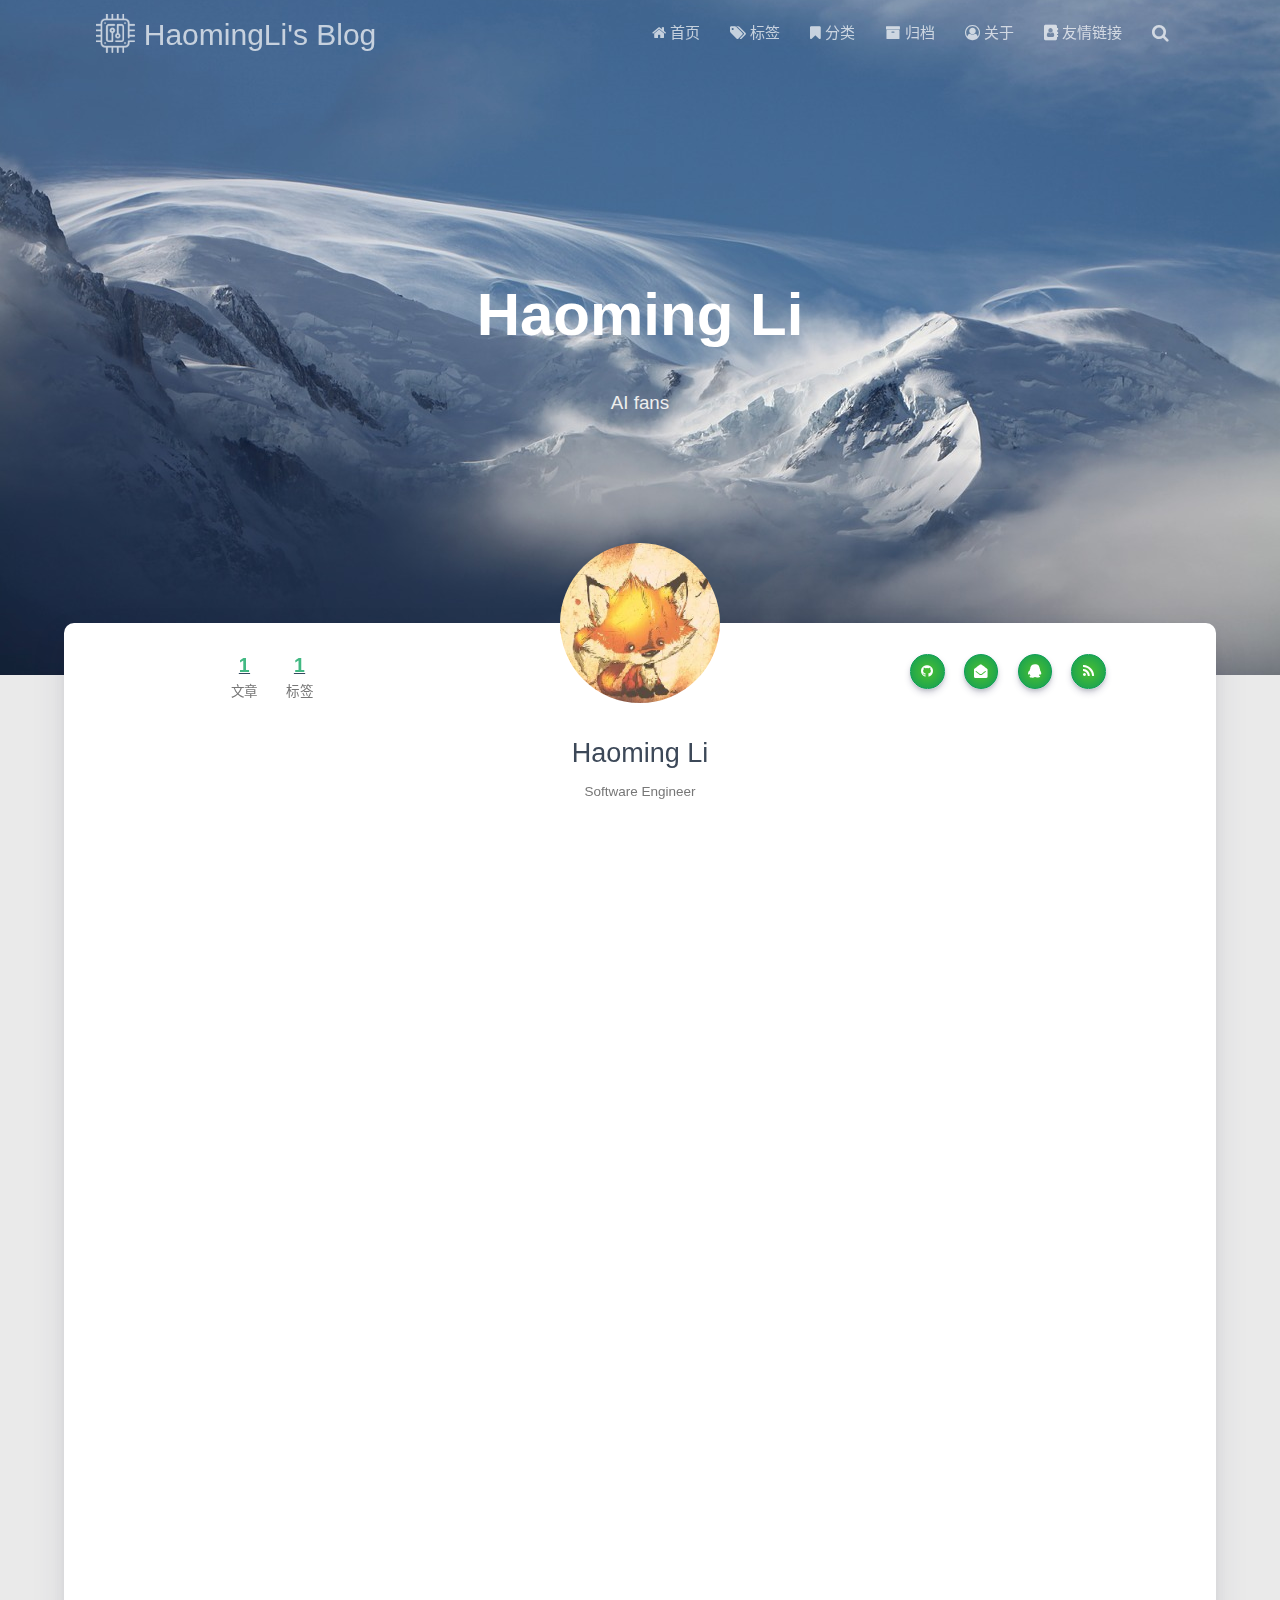
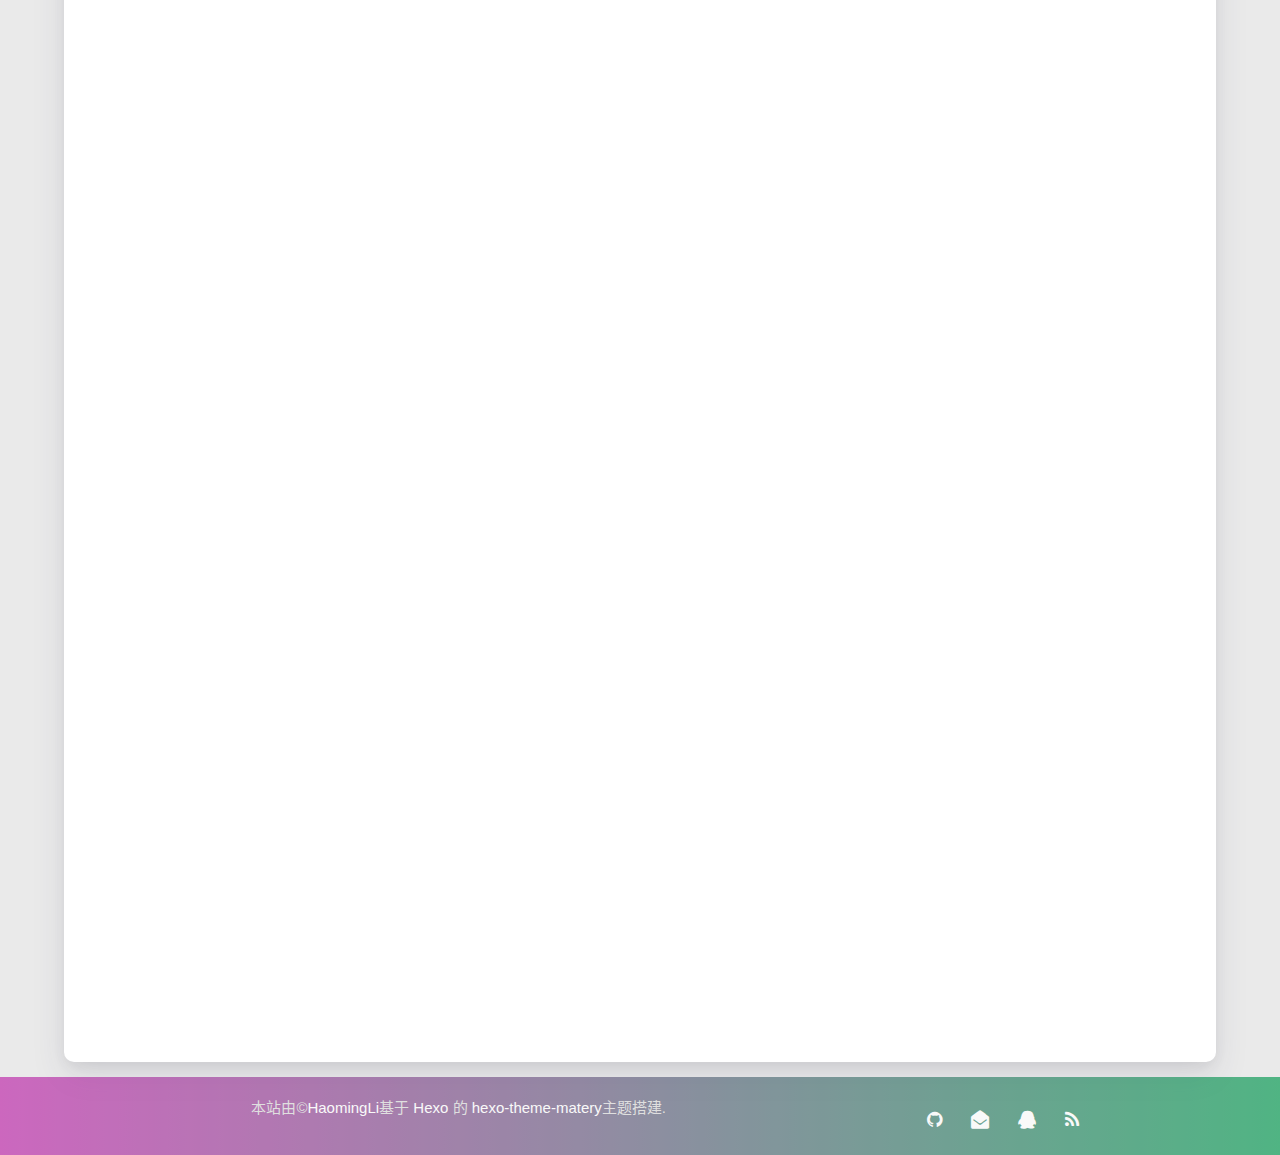
<file: about/index.html>
<!DOCTYPE HTML>
<html lang="zh-CN">


<head><meta name="generator" content="Hexo 3.9.0">
    <meta charset="utf-8">
    <meta name="keywords" content="关于, HaomingLi&#39;s Blog">
    <meta name="description" content="关于 | HaomingLi&#39;s Blog">
    <meta http-equiv="X-UA-Compatible" content="IE=edge">
    <meta name="viewport" content="width=device-width, initial-scale=1.0, user-scalable=no">
    <meta name="renderer" content="webkit|ie-stand|ie-comp">
    <meta name="mobile-web-app-capable" content="yes">
    <meta name="format-detection" content="telephone=no">
    <meta name="apple-mobile-web-app-capable" content="yes">
    <meta name="apple-mobile-web-app-status-bar-style" content="black-translucent">
    <title>关于 | HaomingLi&#39;s Blog</title>
    <link rel="icon" type="image/png" href="/favicon.png">

    <link rel="stylesheet" type="text/css" href="/libs/awesome/css/font-awesome.min.css">
    <link rel="stylesheet" type="text/css" href="/libs/materialize/materialize.min.css">
    <link rel="stylesheet" type="text/css" href="/libs/aos/aos.css">
    <link rel="stylesheet" type="text/css" href="/libs/animate/animate.min.css">
    <link rel="stylesheet" type="text/css" href="/libs/lightGallery/css/lightgallery.min.css">
    <link rel="stylesheet" type="text/css" href="/css/matery.css">
    <link rel="stylesheet" type="text/css" href="/css/my.css">
    <style type="text/css">
        
    </style>

    <script src="/libs/jquery/jquery-2.2.0.min.js"></script>
<link rel="stylesheet" href="/css/prism-tomorrow.css" type="text/css"></head>


<body>

<header class="navbar-fixed">
    <nav id="headNav" class="bg-color nav-transparent">
        <div id="navContainer" class="nav-wrapper container">
            <div class="brand-logo">
                <a href="/" class="waves-effect waves-light">
                    
                    <img src="/medias/logo.png" class="logo-img" alt="LOGO">
                    
                    <span class="logo-span">HaomingLi's Blog</span>
                </a>
            </div>
            

<a href="#" data-target="mobile-nav" class="sidenav-trigger button-collapse"><i class="fa fa-navicon"></i></a>
<ul class="right">
    
    <li class="hide-on-med-and-down">
        <a href="/" class="waves-effect waves-light">
            
            <i class="fa fa-home"></i>
            
            <span>首页</span>
        </a>
    </li>
    
    <li class="hide-on-med-and-down">
        <a href="/tags" class="waves-effect waves-light">
            
            <i class="fa fa-tags"></i>
            
            <span>标签</span>
        </a>
    </li>
    
    <li class="hide-on-med-and-down">
        <a href="/categories" class="waves-effect waves-light">
            
            <i class="fa fa-bookmark"></i>
            
            <span>分类</span>
        </a>
    </li>
    
    <li class="hide-on-med-and-down">
        <a href="/archives" class="waves-effect waves-light">
            
            <i class="fa fa-archive"></i>
            
            <span>归档</span>
        </a>
    </li>
    
    <li class="hide-on-med-and-down">
        <a href="/about" class="waves-effect waves-light">
            
            <i class="fa fa-user-circle-o"></i>
            
            <span>关于</span>
        </a>
    </li>
    
    <li class="hide-on-med-and-down">
        <a href="/friends" class="waves-effect waves-light">
            
            <i class="fa fa-address-book"></i>
            
            <span>友情链接</span>
        </a>
    </li>
    
    <li>
        <a href="#searchModal" class="modal-trigger waves-effect waves-light">
            <i id="searchIcon" class="fa fa-search" title="搜索"></i>
        </a>
    </li>
</ul>

<div id="mobile-nav" class="side-nav sidenav">

    <div class="mobile-head bg-color">
        
        <img src="/medias/logo.png" class="logo-img circle responsive-img">
        
        <div class="logo-name">HaomingLi's Blog</div>
        <div class="logo-desc">
            
            AI fans
            
        </div>
    </div>

    

    <ul class="menu-list mobile-menu-list">
        
        <li>
            <a href="/" class="waves-effect waves-light">
                
                <i class="fa fa-fw fa-home"></i>
                
                首页
            </a>
        </li>
        
        <li>
            <a href="/tags" class="waves-effect waves-light">
                
                <i class="fa fa-fw fa-tags"></i>
                
                标签
            </a>
        </li>
        
        <li>
            <a href="/categories" class="waves-effect waves-light">
                
                <i class="fa fa-fw fa-bookmark"></i>
                
                分类
            </a>
        </li>
        
        <li>
            <a href="/archives" class="waves-effect waves-light">
                
                <i class="fa fa-fw fa-archive"></i>
                
                归档
            </a>
        </li>
        
        <li>
            <a href="/about" class="waves-effect waves-light">
                
                <i class="fa fa-fw fa-user-circle-o"></i>
                
                关于
            </a>
        </li>
        
        <li>
            <a href="/friends" class="waves-effect waves-light">
                
                <i class="fa fa-fw fa-address-book"></i>
                
                友情链接
            </a>
        </li>
        
        
        <li><div class="divider"></div></li>
        <li>
            <a href="https://github.com/blinkfox/hexo-theme-matery" class="waves-effect waves-light" target="_blank">
                <i class="fa fa-github-square fa-fw"></i>Fork Me
            </a>
        </li>
        
    </ul>
</div>

        </div>

        
            <style>
    .nav-transparent .github-corner {
        display: none !important;
    }

    .github-corner {
        position: absolute;
        z-index: 10;
        top: 0;
        right: 0;
        border: 0;
        transform: scale(1.1);
    }

    .github-corner svg {
        color: #0f9d58;
        fill: #fff;
        height: 64px;
        width: 64px;
    }

    .github-corner:hover .octo-arm {
        animation: a 0.56s ease-in-out;
    }

    .github-corner .octo-arm {
        animation: none;
    }

    @keyframes a {
        0%,
        to {
            transform: rotate(0);
        }
        20%,
        60% {
            transform: rotate(-25deg);
        }
        40%,
        80% {
            transform: rotate(10deg);
        }
    }
</style>

<a href="https://github.com/blinkfox/hexo-theme-matery" class="github-corner tooltipped hide-on-med-and-down" target="_blank"
   data-tooltip="Fork Me" data-position="left" data-delay="50">
    <svg viewBox="0 0 250 250" aria-hidden="true">
        <path d="M0,0 L115,115 L130,115 L142,142 L250,250 L250,0 Z"></path>
        <path d="M128.3,109.0 C113.8,99.7 119.0,89.6 119.0,89.6 C122.0,82.7 120.5,78.6 120.5,78.6 C119.2,72.0 123.4,76.3 123.4,76.3 C127.3,80.9 125.5,87.3 125.5,87.3 C122.9,97.6 130.6,101.9 134.4,103.2"
              fill="currentColor" style="transform-origin: 130px 106px;" class="octo-arm"></path>
        <path d="M115.0,115.0 C114.9,115.1 118.7,116.5 119.8,115.4 L133.7,101.6 C136.9,99.2 139.9,98.4 142.2,98.6 C133.8,88.0 127.5,74.4 143.8,58.0 C148.5,53.4 154.0,51.2 159.7,51.0 C160.3,49.4 163.2,43.6 171.4,40.1 C171.4,40.1 176.1,42.5 178.8,56.2 C183.1,58.6 187.2,61.8 190.9,65.4 C194.5,69.0 197.7,73.2 200.1,77.6 C213.8,80.2 216.3,84.9 216.3,84.9 C212.7,93.1 206.9,96.0 205.4,96.6 C205.1,102.4 203.0,107.8 198.3,112.5 C181.9,128.9 168.3,122.5 157.7,114.1 C157.9,116.9 156.7,120.9 152.7,124.9 L141.0,136.5 C139.8,137.7 141.6,141.9 141.8,141.8 Z"
              fill="currentColor" class="octo-body"></path>
    </svg>
</a>
        
    </nav>

</header>

<style type="text/css">
    /* don't remove. */
    .about-cover {
        height: 75vh;
    }
</style>

<div class="bg-cover pd-header about-cover">
    <div class="container">
    <div class="row">
    <div class="col s10 offset-s1 m8 offset-m2 l8 offset-l2">
        <div class="brand">
            <div class="title center-align">
                
                    Haoming Li
                
            </div>

            <div class="description center-align">
                
                    AI fans
                
            </div>
        </div>
    </div>
</div>
<script>
// 每天切换 banner 图.  Switch banner image every day.
$('.bg-cover').css('background-image', 'url(/medias/banner/' + new Date().getDay() + '.jpg)');
</script>
    </div>
</div>

<main class="content">

    <div id="aboutme" class="container about-container">
        <div class="card">
            <div class="card-content">
                <div class="row">
                    <div class="post-statis col l4 hide-on-med-and-down" data-aos="zoom-in-right">
                        
<div class="statis">
    <span class="count"><a href="/" target="_blank">1</a></span>
    <span class="name">文章</span>
</div>





<div class="statis">
    <span class="count"><a href="/tags" target="_blank">1</a></span>
    <span class="name">标签</span>
</div>

                    </div>
                    <div class="col s12 m12 l4">
                        <div class="profile center-align">
                            <div class="avatar">
                                <img src="/medias/avatar.jpg" alt="Haoming Li"
                                     class="circle responsive-img avatar-img">
                            </div>
                            <div class="author">
                                <div class="post-statis hide-on-large-only" data-aos="zoom-in-right">
                                    
<div class="statis">
    <span class="count"><a href="/" target="_blank">1</a></span>
    <span class="name">文章</span>
</div>





<div class="statis">
    <span class="count"><a href="/tags" target="_blank">1</a></span>
    <span class="name">标签</span>
</div>

                                </div>
                                <div class="title">Haoming Li</div>
                                <div class="career">Software Engineer</div>
                                <div class="social-link hide-on-large-only" data-aos="zoom-in-left">
                                    
    <a href="https://github.com/KevenLee229" class="tooltipped" target="_blank" data-tooltip="访问我的GitHub" data-position="top" data-delay="50">
        <i class="fa fa-github"></i>
    </a>



    <a href="mailto:kevenlee229@gmail.com" class="tooltipped" target="_blank" data-tooltip="邮件联系我" data-position="top" data-delay="50">
        <i class="fa fa-envelope-open"></i>
    </a>



    <a href="tencent://AddContact/?fromId=50&fromSubId=1&subcmd=all&uin=157787184" class="tooltipped" data-tooltip="QQ联系我: 157787184" data-position="top" data-delay="50">
        <i class="fa fa-qq"></i>
    </a>



    <a href="/atom.xml" class="tooltipped" target="_blank" data-tooltip="RSS 订阅" data-position="top" data-delay="50">
        <i class="fa fa-rss"></i>
    </a>


                                </div>
                            </div>
                        </div>
                    </div>
                    <div class="col l4 hide-on-med-and-down" data-aos="zoom-in-left">
                        <div class="social-link">
                            
    <a href="https://github.com/KevenLee229" class="tooltipped" target="_blank" data-tooltip="访问我的GitHub" data-position="top" data-delay="50">
        <i class="fa fa-github"></i>
    </a>



    <a href="mailto:kevenlee229@gmail.com" class="tooltipped" target="_blank" data-tooltip="邮件联系我" data-position="top" data-delay="50">
        <i class="fa fa-envelope-open"></i>
    </a>



    <a href="tencent://AddContact/?fromId=50&fromSubId=1&subcmd=all&uin=157787184" class="tooltipped" data-tooltip="QQ联系我: 157787184" data-position="top" data-delay="50">
        <i class="fa fa-qq"></i>
    </a>



    <a href="/atom.xml" class="tooltipped" target="_blank" data-tooltip="RSS 订阅" data-position="top" data-delay="50">
        <i class="fa fa-rss"></i>
    </a>


                        </div>
                    </div>
                </div>

                <div class="introduction center-align" data-aos="fade-up">If you wish to succeed, you should use persistence as your good friend, experience as your reference, prudence as your brother and hope as your sentry.</div>

                <style type="text/css">
    #posts-chart,
    #categories-chart,
    #tags-chart {
        width: 100%;
        height: 300px;
        margin: 0.5rem auto;
        padding: 0.5rem;
    }
</style>

<div id="postCharts" class="post-charts">
    <div class="title center-align" data-aos="zoom-in-up">
        <i class="fa fa-bar-chart"></i>&nbsp;&nbsp;文章统计图
    </div>
    <div class="row">
        <div class="chart col s12 m6 l4" data-aos="zoom-in-up">
            <div id="posts-chart"></div>
        </div>

        <div class="chart col s12 m6 l4" data-aos="zoom-in-up">
            <div id="categories-chart"></div>
        </div>

        <div class="chart col s12 m6 l4" data-aos="zoom-in-up">
            <div id="tags-chart"></div>
        </div>
    </div>
</div>

<script type="text/javascript" src="/libs/echarts/echarts.min.js"></script>
<script>
    let postsChart = echarts.init(document.getElementById('posts-chart'));
    let categoriesChart = echarts.init(document.getElementById('categories-chart'));
    let tagsChart = echarts.init(document.getElementById('tags-chart'));

    

    let postsOption = {
        title: {
            text: '文章发布统计图',
            top: -5,
            x: 'center'
        },
        tooltip: {
            trigger: 'axis'
        },
        xAxis: {
            type: 'category',
            data: ["2018-08","2018-09","2018-10","2018-11","2018-12","2019-01","2019-02","2019-03","2019-04","2019-05","2019-06","2019-07","2019-08"]
        },
        yAxis: {
            type: 'value',
        },
        series: [
            {
                name: '文章篇数',
                type: 'line',
                color: ['#6772e5'],
                data: [0,0,0,0,0,0,0,0,0,0,0,0,1],
                markPoint: {
                    symbolSize: 45,
                    color: ['#fa755a','#3ecf8e','#82d3f4'],
                    data: [{
                        type: 'max',
                        itemStyle: {color: ['#3ecf8e']},
                        name: '最大值'
                    }, {
                        type: 'min',
                        itemStyle: {color: ['#fa755a']},
                        name: '最小值'
                    }]
                },
                markLine: {
                    itemStyle: {color: ['#ab47bc']},
                    data: [
                        {type: 'average', name: '平均值'}
                    ]
                }
            }
        ]
    };

    

    let categoriesOption = {
        title: {
            text: '文章分类统计图',
            top: -4,
            x: 'center'
        },
        tooltip: {
            trigger: 'item',
            formatter: "{a} <br/>{b} : {c} ({d}%)"
        },
        series: [
            {
                name: '分类',
                type: 'pie',
                radius: '50%',
                color: ['#6772e5', '#ff9e0f', '#fa755a', '#3ecf8e', '#82d3f4', '#ab47bc', '#525f7f', '#f51c47', '#26A69A'],
                data: [],
                itemStyle: {
                    emphasis: {
                        shadowBlur: 10,
                        shadowOffsetX: 0,
                        shadowColor: 'rgba(0, 0, 0, 0.5)'
                    }
                }
            }
        ]
    };

    

    let tagsOption = {
        title: {
            text: 'TOP10 标签统计图',
            top: -5,
            x: 'center'
        },
        tooltip: {},
        xAxis: [
            {
                type: 'category',
                data: ["情书"]
            }
        ],
        yAxis: [
            {
                type: 'value'
            }
        ],
        series: [
            {
                type: 'bar',
                color: ['#82d3f4'],
                barWidth : 18,
                data: [1],
                markPoint: {
                    symbolSize: 45,
                    data: [{
                        type: 'max',
                        itemStyle: {color: ['#3ecf8e']},
                        name: '最大值'
                    }, {
                        type: 'min',
                        itemStyle: {color: ['#fa755a']},
                        name: '最小值'
                    }],
                },
                markLine: {
                    itemStyle: {color: ['#ab47bc']},
                    data: [
                        {type: 'average', name: '平均值'}
                    ]
                }
            }
        ]
    };

    // render the charts
    postsChart.setOption(postsOption);
    categoriesChart.setOption(categoriesOption);
    tagsChart.setOption(tagsOption);
</script>

                
                
<div class="my-projects">
    <div class="title center-align" data-aos="zoom-in-up">
        <i class="fa fa-gift"></i>&nbsp;&nbsp;我的项目
    </div>
    <div class="row">
        
        
        <div class="col s12 m6 l4" data-aos="fade-up">
            <div class="info center-align">
                <a href="http://github.com/blinkfox/hexo-theme-matery" class="icon"
                   style="background: linear-gradient(to bottom right, #66BB6A 0%, #81C784 100%)" target="_blank">
                    <i class="fa fa-meetup"></i>
                </a>
                <div class="info-title">
                    <a href="http://github.com/blinkfox/hexo-theme-matery" target="_blank">hexo-theme-matery</a>
                </div>
                <div class="info-desc">This is a Hexo blog theme with 'Material Design' and responsive design.</div>
            </div>
        </div>
        
        <div class="col s12 m6 l4" data-aos="fade-up">
            <div class="info center-align">
                <a href="https://github.com/blinkfox/zealot" class="icon"
                   style="background: linear-gradient(to bottom right, #F06292 0%, #EF5350 100%)" target="_blank">
                    <i class="fa fa-database"></i>
                </a>
                <div class="info-title">
                    <a href="https://github.com/blinkfox/zealot" target="_blank">zealt</a>
                </div>
                <div class="info-desc">一个轻量级的SQL和参数动态生成工具库</div>
            </div>
        </div>
        
        <div class="col s12 m6 l4" data-aos="fade-up">
            <div class="info center-align">
                <a href="https://github.com/blinkfox/typora-vue-theme" class="icon"
                   style="background: linear-gradient(to bottom right, #29B6F6 0%, #1E88E5 100%)" target="_blank">
                    <i class="fa fa-file-text-o"></i>
                </a>
                <div class="info-title">
                    <a href="https://github.com/blinkfox/typora-vue-theme" target="_blank">typora-vue-theme</a>
                </div>
                <div class="info-desc">This is a typora theme inspired by Vue document style.</div>
            </div>
        </div>
        
        
    </div>
</div>
                

                
                
<div class="my-skills">
    <div class="title center-align" data-aos="zoom-in-up">
        <i class="fa fa-wrench"></i>&nbsp;&nbsp;我的技能
    </div>
    <div class="row">
        
        
        
        <div class="col s12 m6 l6" data-aos="fade-up">
            <div class="skillbar">
                <div class="skillbar-title"
                     style="background: linear-gradient(to right, #FF0066 0%, #FF00CC 100%); width: 85%">
                    <span>Java</span>
                </div>
                <div class="skill-bar-percent">85%</div>
            </div>
        </div>
        
        
        <div class="col s12 m6 l6" data-aos="fade-up">
            <div class="skillbar">
                <div class="skillbar-title"
                     style="background: linear-gradient(to right, #9900FF 0%, #CC66FF 100%); width: 80%">
                    <span>JavaScript</span>
                </div>
                <div class="skill-bar-percent">80%</div>
            </div>
        </div>
        
        
        <div class="col s12 m6 l6" data-aos="fade-up">
            <div class="skillbar">
                <div class="skillbar-title"
                     style="background: linear-gradient(to right, #2196F3 0%, #42A5F5 100%); width: 80%">
                    <span>HTML5</span>
                </div>
                <div class="skill-bar-percent">80%</div>
            </div>
        </div>
        
        
        <div class="col s12 m6 l6" data-aos="fade-up">
            <div class="skillbar">
                <div class="skillbar-title"
                     style="background: linear-gradient(to right, #00BCD4 0%, #80DEEA 100%); width: 70%">
                    <span>CSS</span>
                </div>
                <div class="skill-bar-percent">70%</div>
            </div>
        </div>
        
        
        <div class="col s12 m6 l6" data-aos="fade-up">
            <div class="skillbar">
                <div class="skillbar-title"
                     style="background: linear-gradient(to right, #4CAF50 0%, #81C784 100%); width: 90%">
                    <span>SQL</span>
                </div>
                <div class="skill-bar-percent">90%</div>
            </div>
        </div>
        
        
        <div class="col s12 m6 l6" data-aos="fade-up">
            <div class="skillbar">
                <div class="skillbar-title"
                     style="background: linear-gradient(to right, #FFEB3B 0%, #FFF176 100%); width: 75%">
                    <span>程序设计</span>
                </div>
                <div class="skill-bar-percent">75%</div>
            </div>
        </div>
        
        
    </div>

    

    
    <div class="other-skills chip-container" data-aos="zoom-in-up">
        <div class="sub-title center-align"><i class="fa fa-book"></i>&nbsp;&nbsp;其他技能</div>
        <div class="tag-chips center-align">
            
            
            <a href="/tags/情书/" target="_blank">
                <span class="chip center-align waves-effect waves-light chip-default">情书</span>
            </a>
            
            
        </div>
    </div>
    

</div>
                

                
                
<div id="myGallery" class="my-gallery">
    <div class="title center-align" data-aos="zoom-in-up">
        <i class="fa fa-photo"></i>&nbsp;&nbsp;相册
    </div>
    <div class="row">
        
        
        <div class="photo col s12 m6 l4" data-aos="fade-up">
            <div class="img-item" data-src="/medias/featureimages/0.jpg">
                <img src="/medias/featureimages/0.jpg" class="responsive-img">
            </div>
        </div>
        
        <div class="photo col s12 m6 l4" data-aos="fade-up">
            <div class="img-item" data-src="/medias/featureimages/1.jpg">
                <img src="/medias/featureimages/1.jpg" class="responsive-img">
            </div>
        </div>
        
        <div class="photo col s12 m6 l4" data-aos="fade-up">
            <div class="img-item" data-src="/medias/featureimages/2.jpg">
                <img src="/medias/featureimages/2.jpg" class="responsive-img">
            </div>
        </div>
        
        
    </div>
</div>

<script>
    $(function () {
        let animateClass = 'animated pulse';
        $('#myGallery .photo').hover(function () {
            $(this).addClass(animateClass);
        }, function () {
            $(this).removeClass(animateClass);
        });
    });
</script>
                

            </div>
        </div>
    </div>
</main>
<footer class="page-footer bg-color">
    <div class="container row center-align">
        <div class="col s12 m8 l8 copy-right">
            本站由&copy;<a href="https://kevenlee229.github.io/" target="_blank">HaomingLi</a>基于
            <a href="https://hexo.io/" target="_blank">Hexo</a> 的
            <a href="https://github.com/blinkfox/hexo-theme-matery" target="_blank">hexo-theme-matery</a>主题搭建.

			
			
				<br>
				
				<span id="busuanzi_container_site_pv" style='display:none'>
				</span>
                
                
                <span id="busuanzi_container_site_uv" style='display:none'>
                </span>
                
            
        </div>
        <div class="col s12 m4 l4 social-link social-statis">
    <a href="https://github.com/KevenLee229" class="tooltipped" target="_blank" data-tooltip="访问我的GitHub" data-position="top" data-delay="50">
        <i class="fa fa-github"></i>
    </a>



    <a href="mailto:kevenlee229@gmail.com" class="tooltipped" target="_blank" data-tooltip="邮件联系我" data-position="top" data-delay="50">
        <i class="fa fa-envelope-open"></i>
    </a>



    <a href="tencent://AddContact/?fromId=50&fromSubId=1&subcmd=all&uin=157787184" class="tooltipped" data-tooltip="QQ联系我: 157787184" data-position="top" data-delay="50">
        <i class="fa fa-qq"></i>
    </a>



    <a href="/atom.xml" class="tooltipped" target="_blank" data-tooltip="RSS 订阅" data-position="top" data-delay="50">
        <i class="fa fa-rss"></i>
    </a>

</div>
    </div>
</footer>

<div class="progress-bar"></div>


<!-- 搜索遮罩框 -->
<div id="searchModal" class="modal">
    <div class="modal-content">
        <div class="search-header">
            <span class="title"><i class="fa fa-search"></i>&nbsp;&nbsp;搜索</span>
            <input type="search" id="searchInput" name="s" placeholder="请输入搜索的关键字"
                   class="search-input">
        </div>
        <div id="searchResult"></div>
    </div>
</div>

<script src="/js/search.js"></script>
<script type="text/javascript">
$(function () {
    searchFunc("/" + "search.xml", 'searchInput', 'searchResult');
});
</script>
<!-- 回到顶部按钮 -->
<div id="backTop" class="top-scroll">
    <a class="btn-floating btn-large waves-effect waves-light" href="#!">
        <i class="fa fa-angle-up"></i>
    </a>
</div>


<script src="/libs/materialize/materialize.min.js"></script>
<script src="/libs/masonry/masonry.pkgd.min.js"></script>
<script src="/libs/aos/aos.js"></script>
<script src="/libs/scrollprogress/scrollProgress.min.js"></script>
<script src="/libs/lightGallery/js/lightgallery-all.min.js"></script>
<script src="/js/matery.js"></script>

<!-- Global site tag (gtag.js) - Google Analytics -->



    <script src="/libs/others/clicklove.js"></script>


    <script async src="/libs/others/busuanzi.pure.mini.js"></script>


</body>
</html>
</file>
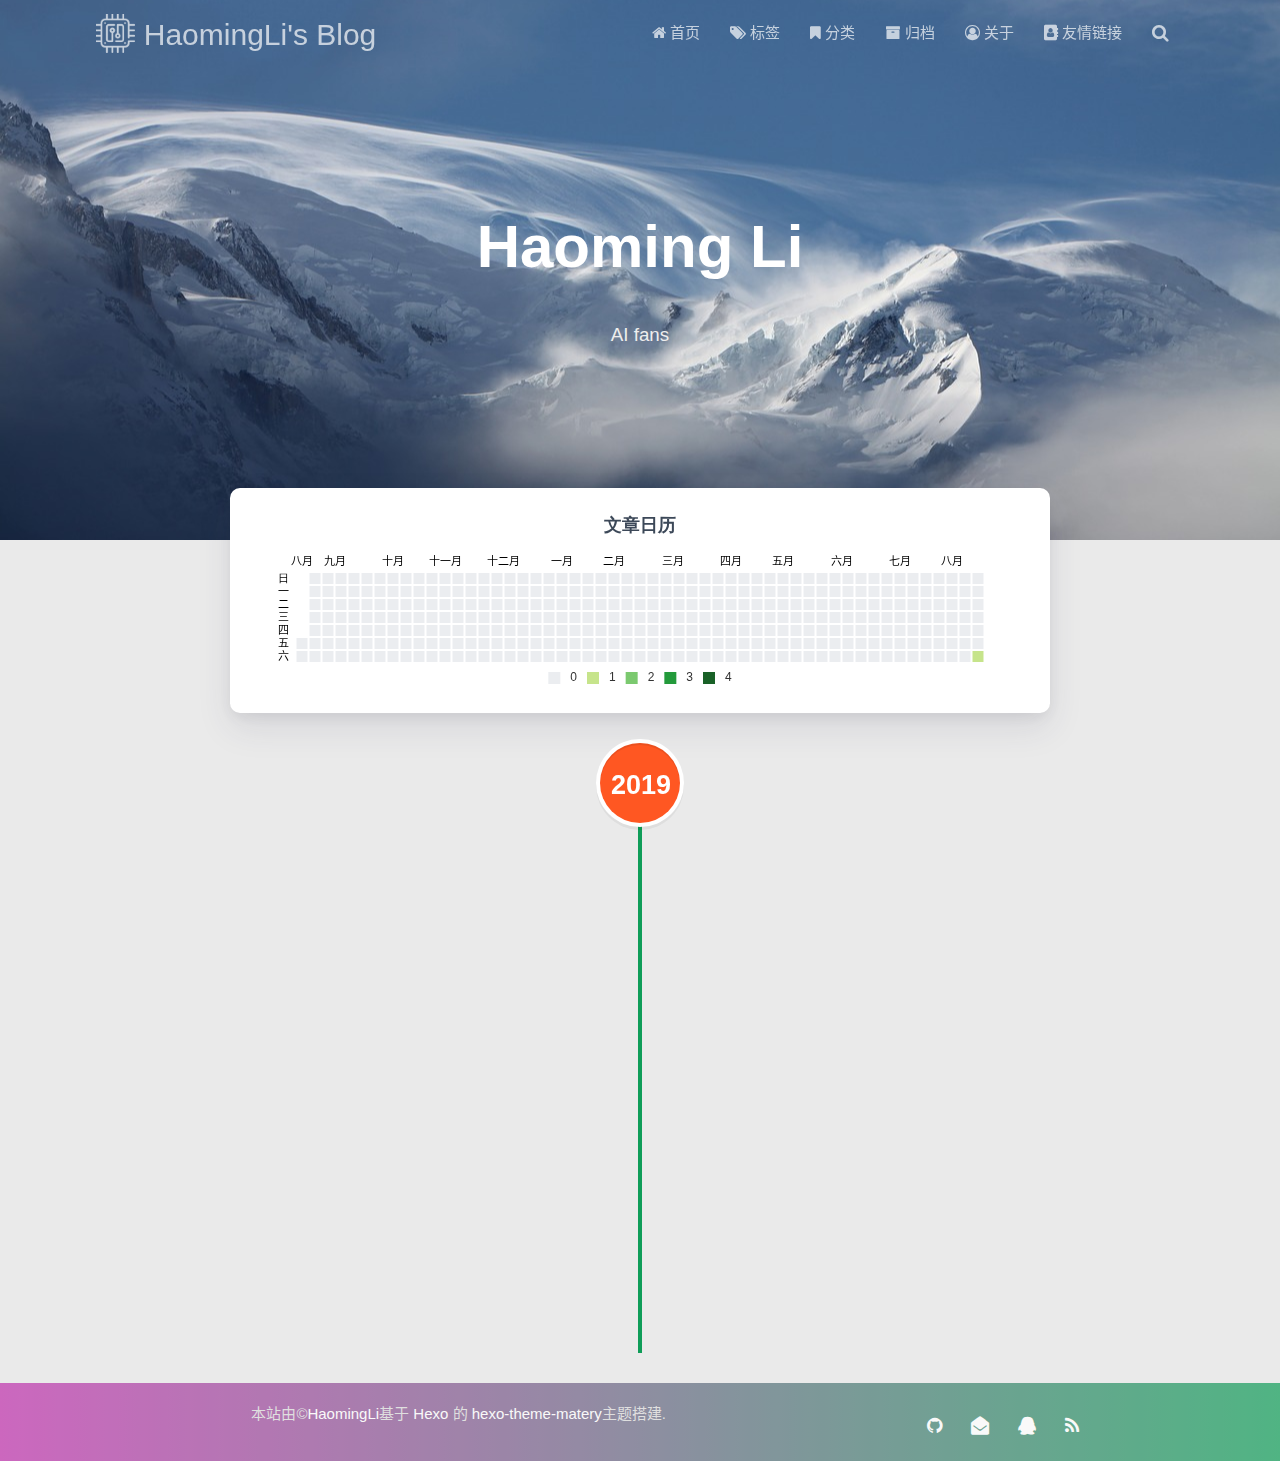
<file: archives/index.html>
<!DOCTYPE HTML>
<html lang="zh-CN">


<head><meta name="generator" content="Hexo 3.9.0">
    <meta charset="utf-8">
    <meta name="keywords" content="归档, HaomingLi&#39;s Blog">
    <meta name="description" content="归档 | HaomingLi&#39;s Blog">
    <meta http-equiv="X-UA-Compatible" content="IE=edge">
    <meta name="viewport" content="width=device-width, initial-scale=1.0, user-scalable=no">
    <meta name="renderer" content="webkit|ie-stand|ie-comp">
    <meta name="mobile-web-app-capable" content="yes">
    <meta name="format-detection" content="telephone=no">
    <meta name="apple-mobile-web-app-capable" content="yes">
    <meta name="apple-mobile-web-app-status-bar-style" content="black-translucent">
    <title>归档 | HaomingLi&#39;s Blog</title>
    <link rel="icon" type="image/png" href="/favicon.png">

    <link rel="stylesheet" type="text/css" href="/libs/awesome/css/font-awesome.min.css">
    <link rel="stylesheet" type="text/css" href="/libs/materialize/materialize.min.css">
    <link rel="stylesheet" type="text/css" href="/libs/aos/aos.css">
    <link rel="stylesheet" type="text/css" href="/libs/animate/animate.min.css">
    <link rel="stylesheet" type="text/css" href="/libs/lightGallery/css/lightgallery.min.css">
    <link rel="stylesheet" type="text/css" href="/css/matery.css">
    <link rel="stylesheet" type="text/css" href="/css/my.css">
    <style type="text/css">
        
    </style>

    <script src="/libs/jquery/jquery-2.2.0.min.js"></script>
<link rel="stylesheet" href="/css/prism-tomorrow.css" type="text/css"></head>


<body>

<header class="navbar-fixed">
    <nav id="headNav" class="bg-color nav-transparent">
        <div id="navContainer" class="nav-wrapper container">
            <div class="brand-logo">
                <a href="/" class="waves-effect waves-light">
                    
                    <img src="/medias/logo.png" class="logo-img" alt="LOGO">
                    
                    <span class="logo-span">HaomingLi's Blog</span>
                </a>
            </div>
            

<a href="#" data-target="mobile-nav" class="sidenav-trigger button-collapse"><i class="fa fa-navicon"></i></a>
<ul class="right">
    
    <li class="hide-on-med-and-down">
        <a href="/" class="waves-effect waves-light">
            
            <i class="fa fa-home"></i>
            
            <span>首页</span>
        </a>
    </li>
    
    <li class="hide-on-med-and-down">
        <a href="/tags" class="waves-effect waves-light">
            
            <i class="fa fa-tags"></i>
            
            <span>标签</span>
        </a>
    </li>
    
    <li class="hide-on-med-and-down">
        <a href="/categories" class="waves-effect waves-light">
            
            <i class="fa fa-bookmark"></i>
            
            <span>分类</span>
        </a>
    </li>
    
    <li class="hide-on-med-and-down">
        <a href="/archives" class="waves-effect waves-light">
            
            <i class="fa fa-archive"></i>
            
            <span>归档</span>
        </a>
    </li>
    
    <li class="hide-on-med-and-down">
        <a href="/about" class="waves-effect waves-light">
            
            <i class="fa fa-user-circle-o"></i>
            
            <span>关于</span>
        </a>
    </li>
    
    <li class="hide-on-med-and-down">
        <a href="/friends" class="waves-effect waves-light">
            
            <i class="fa fa-address-book"></i>
            
            <span>友情链接</span>
        </a>
    </li>
    
    <li>
        <a href="#searchModal" class="modal-trigger waves-effect waves-light">
            <i id="searchIcon" class="fa fa-search" title="搜索"></i>
        </a>
    </li>
</ul>

<div id="mobile-nav" class="side-nav sidenav">

    <div class="mobile-head bg-color">
        
        <img src="/medias/logo.png" class="logo-img circle responsive-img">
        
        <div class="logo-name">HaomingLi's Blog</div>
        <div class="logo-desc">
            
            AI fans
            
        </div>
    </div>

    

    <ul class="menu-list mobile-menu-list">
        
        <li>
            <a href="/" class="waves-effect waves-light">
                
                <i class="fa fa-fw fa-home"></i>
                
                首页
            </a>
        </li>
        
        <li>
            <a href="/tags" class="waves-effect waves-light">
                
                <i class="fa fa-fw fa-tags"></i>
                
                标签
            </a>
        </li>
        
        <li>
            <a href="/categories" class="waves-effect waves-light">
                
                <i class="fa fa-fw fa-bookmark"></i>
                
                分类
            </a>
        </li>
        
        <li>
            <a href="/archives" class="waves-effect waves-light">
                
                <i class="fa fa-fw fa-archive"></i>
                
                归档
            </a>
        </li>
        
        <li>
            <a href="/about" class="waves-effect waves-light">
                
                <i class="fa fa-fw fa-user-circle-o"></i>
                
                关于
            </a>
        </li>
        
        <li>
            <a href="/friends" class="waves-effect waves-light">
                
                <i class="fa fa-fw fa-address-book"></i>
                
                友情链接
            </a>
        </li>
        
        
        <li><div class="divider"></div></li>
        <li>
            <a href="https://github.com/blinkfox/hexo-theme-matery" class="waves-effect waves-light" target="_blank">
                <i class="fa fa-github-square fa-fw"></i>Fork Me
            </a>
        </li>
        
    </ul>
</div>

        </div>

        
            <style>
    .nav-transparent .github-corner {
        display: none !important;
    }

    .github-corner {
        position: absolute;
        z-index: 10;
        top: 0;
        right: 0;
        border: 0;
        transform: scale(1.1);
    }

    .github-corner svg {
        color: #0f9d58;
        fill: #fff;
        height: 64px;
        width: 64px;
    }

    .github-corner:hover .octo-arm {
        animation: a 0.56s ease-in-out;
    }

    .github-corner .octo-arm {
        animation: none;
    }

    @keyframes a {
        0%,
        to {
            transform: rotate(0);
        }
        20%,
        60% {
            transform: rotate(-25deg);
        }
        40%,
        80% {
            transform: rotate(10deg);
        }
    }
</style>

<a href="https://github.com/blinkfox/hexo-theme-matery" class="github-corner tooltipped hide-on-med-and-down" target="_blank"
   data-tooltip="Fork Me" data-position="left" data-delay="50">
    <svg viewBox="0 0 250 250" aria-hidden="true">
        <path d="M0,0 L115,115 L130,115 L142,142 L250,250 L250,0 Z"></path>
        <path d="M128.3,109.0 C113.8,99.7 119.0,89.6 119.0,89.6 C122.0,82.7 120.5,78.6 120.5,78.6 C119.2,72.0 123.4,76.3 123.4,76.3 C127.3,80.9 125.5,87.3 125.5,87.3 C122.9,97.6 130.6,101.9 134.4,103.2"
              fill="currentColor" style="transform-origin: 130px 106px;" class="octo-arm"></path>
        <path d="M115.0,115.0 C114.9,115.1 118.7,116.5 119.8,115.4 L133.7,101.6 C136.9,99.2 139.9,98.4 142.2,98.6 C133.8,88.0 127.5,74.4 143.8,58.0 C148.5,53.4 154.0,51.2 159.7,51.0 C160.3,49.4 163.2,43.6 171.4,40.1 C171.4,40.1 176.1,42.5 178.8,56.2 C183.1,58.6 187.2,61.8 190.9,65.4 C194.5,69.0 197.7,73.2 200.1,77.6 C213.8,80.2 216.3,84.9 216.3,84.9 C212.7,93.1 206.9,96.0 205.4,96.6 C205.1,102.4 203.0,107.8 198.3,112.5 C181.9,128.9 168.3,122.5 157.7,114.1 C157.9,116.9 156.7,120.9 152.7,124.9 L141.0,136.5 C139.8,137.7 141.6,141.9 141.8,141.8 Z"
              fill="currentColor" class="octo-body"></path>
    </svg>
</a>
        
    </nav>

</header>

<div class="bg-cover pd-header about-cover">
    <div class="container">
    <div class="row">
    <div class="col s10 offset-s1 m8 offset-m2 l8 offset-l2">
        <div class="brand">
            <div class="title center-align">
                
                    Haoming Li
                
            </div>

            <div class="description center-align">
                
                    AI fans
                
            </div>
        </div>
    </div>
</div>
<script>
// 每天切换 banner 图.  Switch banner image every day.
$('.bg-cover').css('background-image', 'url(/medias/banner/' + new Date().getDay() + '.jpg)');
</script>
    </div>
</div>

<main class="content">

    
    <div class="container archive-calendar">
    <div class="card">
        <div id="post-calendar" class="card-content"></div>
    </div>
</div>

<script type="text/javascript" src="/libs/echarts/echarts.min.js"></script>
<script type="text/javascript">
    let myChart = echarts.init(document.getElementById('post-calendar'));

    

    let option = {
        title: {
            top: 0,
            text: '文章日历',
            left: 'center',
            textStyle: {
                color: '#3C4858'
            }
        },
        tooltip: {
            padding: 10,
            backgroundColor: '#555',
            borderColor: '#777',
            borderWidth: 1,
            formatter: function (obj) {
                var value = obj.value;
                return '<div style="font-size: 14px;">' + value[0] + '：' + value[1] + '</div>';
            }
        },
        visualMap: {
            show: true,
            showLabel: true,
            categories: [0, 1, 2, 3, 4],
            calculable: true,
            inRange: {
                symbol: 'rect',
                color: ['#ebedf0', '#c6e48b', '#7bc96f', '#239a3b', '#196127']
            },
            itemWidth: 12,
            itemHeight: 12,
            orient: 'horizontal',
            left: 'center',
            bottom: 0
        },
        calendar: [{
            left: 'center',
            range: ["2018-08-31", "2019-08-31"],
            cellSize: [13, 13],
            splitLine: {
                show: false
            },
            itemStyle: {
                borderColor: '#fff',
                borderWidth: 2
            },
            yearLabel: {
                show: false
            },
            monthLabel: {
                nameMap: 'cn',
                fontSize: 11
            },
            dayLabel: {
                formatter: '{start}  1st',
                nameMap: 'cn',
                fontSize: 11
            }
        }],
        series: [{
            type: 'heatmap',
            coordinateSystem: 'calendar',
            calendarIndex: 0,
            data: [["2018-08-31", 0], ["2018-09-01", 0], ["2018-09-02", 0], ["2018-09-03", 0], ["2018-09-04", 0], ["2018-09-05", 0], ["2018-09-06", 0], ["2018-09-07", 0], ["2018-09-08", 0], ["2018-09-09", 0], ["2018-09-10", 0], ["2018-09-11", 0], ["2018-09-12", 0], ["2018-09-13", 0], ["2018-09-14", 0], ["2018-09-15", 0], ["2018-09-16", 0], ["2018-09-17", 0], ["2018-09-18", 0], ["2018-09-19", 0], ["2018-09-20", 0], ["2018-09-21", 0], ["2018-09-22", 0], ["2018-09-23", 0], ["2018-09-24", 0], ["2018-09-25", 0], ["2018-09-26", 0], ["2018-09-27", 0], ["2018-09-28", 0], ["2018-09-29", 0], ["2018-09-30", 0], ["2018-10-01", 0], ["2018-10-02", 0], ["2018-10-03", 0], ["2018-10-04", 0], ["2018-10-05", 0], ["2018-10-06", 0], ["2018-10-07", 0], ["2018-10-08", 0], ["2018-10-09", 0], ["2018-10-10", 0], ["2018-10-11", 0], ["2018-10-12", 0], ["2018-10-13", 0], ["2018-10-14", 0], ["2018-10-15", 0], ["2018-10-16", 0], ["2018-10-17", 0], ["2018-10-18", 0], ["2018-10-19", 0], ["2018-10-20", 0], ["2018-10-21", 0], ["2018-10-22", 0], ["2018-10-23", 0], ["2018-10-24", 0], ["2018-10-25", 0], ["2018-10-26", 0], ["2018-10-27", 0], ["2018-10-28", 0], ["2018-10-29", 0], ["2018-10-30", 0], ["2018-10-31", 0], ["2018-11-01", 0], ["2018-11-02", 0], ["2018-11-03", 0], ["2018-11-04", 0], ["2018-11-05", 0], ["2018-11-06", 0], ["2018-11-07", 0], ["2018-11-08", 0], ["2018-11-09", 0], ["2018-11-10", 0], ["2018-11-11", 0], ["2018-11-12", 0], ["2018-11-13", 0], ["2018-11-14", 0], ["2018-11-15", 0], ["2018-11-16", 0], ["2018-11-17", 0], ["2018-11-18", 0], ["2018-11-19", 0], ["2018-11-20", 0], ["2018-11-21", 0], ["2018-11-22", 0], ["2018-11-23", 0], ["2018-11-24", 0], ["2018-11-25", 0], ["2018-11-26", 0], ["2018-11-27", 0], ["2018-11-28", 0], ["2018-11-29", 0], ["2018-11-30", 0], ["2018-12-01", 0], ["2018-12-02", 0], ["2018-12-03", 0], ["2018-12-04", 0], ["2018-12-05", 0], ["2018-12-06", 0], ["2018-12-07", 0], ["2018-12-08", 0], ["2018-12-09", 0], ["2018-12-10", 0], ["2018-12-11", 0], ["2018-12-12", 0], ["2018-12-13", 0], ["2018-12-14", 0], ["2018-12-15", 0], ["2018-12-16", 0], ["2018-12-17", 0], ["2018-12-18", 0], ["2018-12-19", 0], ["2018-12-20", 0], ["2018-12-21", 0], ["2018-12-22", 0], ["2018-12-23", 0], ["2018-12-24", 0], ["2018-12-25", 0], ["2018-12-26", 0], ["2018-12-27", 0], ["2018-12-28", 0], ["2018-12-29", 0], ["2018-12-30", 0], ["2018-12-31", 0], ["2019-01-01", 0], ["2019-01-02", 0], ["2019-01-03", 0], ["2019-01-04", 0], ["2019-01-05", 0], ["2019-01-06", 0], ["2019-01-07", 0], ["2019-01-08", 0], ["2019-01-09", 0], ["2019-01-10", 0], ["2019-01-11", 0], ["2019-01-12", 0], ["2019-01-13", 0], ["2019-01-14", 0], ["2019-01-15", 0], ["2019-01-16", 0], ["2019-01-17", 0], ["2019-01-18", 0], ["2019-01-19", 0], ["2019-01-20", 0], ["2019-01-21", 0], ["2019-01-22", 0], ["2019-01-23", 0], ["2019-01-24", 0], ["2019-01-25", 0], ["2019-01-26", 0], ["2019-01-27", 0], ["2019-01-28", 0], ["2019-01-29", 0], ["2019-01-30", 0], ["2019-01-31", 0], ["2019-02-01", 0], ["2019-02-02", 0], ["2019-02-03", 0], ["2019-02-04", 0], ["2019-02-05", 0], ["2019-02-06", 0], ["2019-02-07", 0], ["2019-02-08", 0], ["2019-02-09", 0], ["2019-02-10", 0], ["2019-02-11", 0], ["2019-02-12", 0], ["2019-02-13", 0], ["2019-02-14", 0], ["2019-02-15", 0], ["2019-02-16", 0], ["2019-02-17", 0], ["2019-02-18", 0], ["2019-02-19", 0], ["2019-02-20", 0], ["2019-02-21", 0], ["2019-02-22", 0], ["2019-02-23", 0], ["2019-02-24", 0], ["2019-02-25", 0], ["2019-02-26", 0], ["2019-02-27", 0], ["2019-02-28", 0], ["2019-03-01", 0], ["2019-03-02", 0], ["2019-03-03", 0], ["2019-03-04", 0], ["2019-03-05", 0], ["2019-03-06", 0], ["2019-03-07", 0], ["2019-03-08", 0], ["2019-03-09", 0], ["2019-03-10", 0], ["2019-03-11", 0], ["2019-03-12", 0], ["2019-03-13", 0], ["2019-03-14", 0], ["2019-03-15", 0], ["2019-03-16", 0], ["2019-03-17", 0], ["2019-03-18", 0], ["2019-03-19", 0], ["2019-03-20", 0], ["2019-03-21", 0], ["2019-03-22", 0], ["2019-03-23", 0], ["2019-03-24", 0], ["2019-03-25", 0], ["2019-03-26", 0], ["2019-03-27", 0], ["2019-03-28", 0], ["2019-03-29", 0], ["2019-03-30", 0], ["2019-03-31", 0], ["2019-04-01", 0], ["2019-04-02", 0], ["2019-04-03", 0], ["2019-04-04", 0], ["2019-04-05", 0], ["2019-04-06", 0], ["2019-04-07", 0], ["2019-04-08", 0], ["2019-04-09", 0], ["2019-04-10", 0], ["2019-04-11", 0], ["2019-04-12", 0], ["2019-04-13", 0], ["2019-04-14", 0], ["2019-04-15", 0], ["2019-04-16", 0], ["2019-04-17", 0], ["2019-04-18", 0], ["2019-04-19", 0], ["2019-04-20", 0], ["2019-04-21", 0], ["2019-04-22", 0], ["2019-04-23", 0], ["2019-04-24", 0], ["2019-04-25", 0], ["2019-04-26", 0], ["2019-04-27", 0], ["2019-04-28", 0], ["2019-04-29", 0], ["2019-04-30", 0], ["2019-05-01", 0], ["2019-05-02", 0], ["2019-05-03", 0], ["2019-05-04", 0], ["2019-05-05", 0], ["2019-05-06", 0], ["2019-05-07", 0], ["2019-05-08", 0], ["2019-05-09", 0], ["2019-05-10", 0], ["2019-05-11", 0], ["2019-05-12", 0], ["2019-05-13", 0], ["2019-05-14", 0], ["2019-05-15", 0], ["2019-05-16", 0], ["2019-05-17", 0], ["2019-05-18", 0], ["2019-05-19", 0], ["2019-05-20", 0], ["2019-05-21", 0], ["2019-05-22", 0], ["2019-05-23", 0], ["2019-05-24", 0], ["2019-05-25", 0], ["2019-05-26", 0], ["2019-05-27", 0], ["2019-05-28", 0], ["2019-05-29", 0], ["2019-05-30", 0], ["2019-05-31", 0], ["2019-06-01", 0], ["2019-06-02", 0], ["2019-06-03", 0], ["2019-06-04", 0], ["2019-06-05", 0], ["2019-06-06", 0], ["2019-06-07", 0], ["2019-06-08", 0], ["2019-06-09", 0], ["2019-06-10", 0], ["2019-06-11", 0], ["2019-06-12", 0], ["2019-06-13", 0], ["2019-06-14", 0], ["2019-06-15", 0], ["2019-06-16", 0], ["2019-06-17", 0], ["2019-06-18", 0], ["2019-06-19", 0], ["2019-06-20", 0], ["2019-06-21", 0], ["2019-06-22", 0], ["2019-06-23", 0], ["2019-06-24", 0], ["2019-06-25", 0], ["2019-06-26", 0], ["2019-06-27", 0], ["2019-06-28", 0], ["2019-06-29", 0], ["2019-06-30", 0], ["2019-07-01", 0], ["2019-07-02", 0], ["2019-07-03", 0], ["2019-07-04", 0], ["2019-07-05", 0], ["2019-07-06", 0], ["2019-07-07", 0], ["2019-07-08", 0], ["2019-07-09", 0], ["2019-07-10", 0], ["2019-07-11", 0], ["2019-07-12", 0], ["2019-07-13", 0], ["2019-07-14", 0], ["2019-07-15", 0], ["2019-07-16", 0], ["2019-07-17", 0], ["2019-07-18", 0], ["2019-07-19", 0], ["2019-07-20", 0], ["2019-07-21", 0], ["2019-07-22", 0], ["2019-07-23", 0], ["2019-07-24", 0], ["2019-07-25", 0], ["2019-07-26", 0], ["2019-07-27", 0], ["2019-07-28", 0], ["2019-07-29", 0], ["2019-07-30", 0], ["2019-07-31", 0], ["2019-08-01", 0], ["2019-08-02", 0], ["2019-08-03", 0], ["2019-08-04", 0], ["2019-08-05", 0], ["2019-08-06", 0], ["2019-08-07", 0], ["2019-08-08", 0], ["2019-08-09", 0], ["2019-08-10", 0], ["2019-08-11", 0], ["2019-08-12", 0], ["2019-08-13", 0], ["2019-08-14", 0], ["2019-08-15", 0], ["2019-08-16", 0], ["2019-08-17", 0], ["2019-08-18", 0], ["2019-08-19", 0], ["2019-08-20", 0], ["2019-08-21", 0], ["2019-08-22", 0], ["2019-08-23", 0], ["2019-08-24", 0], ["2019-08-25", 0], ["2019-08-26", 0], ["2019-08-27", 0], ["2019-08-28", 0], ["2019-08-29", 0], ["2019-08-30", 0], ["2019-08-31", 1]]
        }]

    };

    myChart.setOption(option);
</script>
    

    

    <div id="cd-timeline" class="container">
        
        <div class="cd-timeline-block">

            
            
            
            <div class="cd-timeline-img year" data-aos="zoom-in-up">
                <a href="/archives/2019">2019</a>
            </div>
            

            
            
            
            <div class="cd-timeline-img month" data-aos="zoom-in-up">
                <a href="/archives/2019/08">08</a>
            </div>
            

            
            <div class="cd-timeline-img day" data-aos="zoom-in-up">
                <span>31</span>
            </div>
            <article class="cd-timeline-content" data-aos="fade-up">
                <div class="article col s12 m6">
                    <div class="card">
                        <a href="/2019/08/31/lai-zi-520-tian-de-yi-feng-qing-shu/">
                            <div class="card-image">
                                
                                
                                <img src="/medias/featureimages/21.jpg" class="responsive-img" alt="来自520天的一封情书">
                                
                                <span class="card-title">来自520天的一封情书</span>
                            </div>
                        </a>
                        <div class="card-content article-content">
                            <div class="summary block-with-text">
                                
                                    来自520天的一封情书  
      


			
				console.error("Error: [hexo-tag-aplayer] Specified asset file not found (medias/music/def
                                
                            </div>
                            <div class="publish-info">
                                <span class="publish-date">
                                    <i class="fa fa-clock-o fa-fw icon-date"></i>2019-08-31
                                </span>
                                <span class="publish-author">
                                    
                                    <i class="fa fa-user fa-fw"></i>
                                    Haoming Li
                                    
                                </span>
                            </div>
                        </div>

                        
                        <div class="card-action article-tags">
                            
                            <a href="/tags/情书/"><span class="chip bg-color">情书</span></a>
                            
                        </div>
                        
                    </div>
                </div>
            </article>
        </div>
        
    </div>

</main>


<footer class="page-footer bg-color">
    <div class="container row center-align">
        <div class="col s12 m8 l8 copy-right">
            本站由&copy;<a href="https://kevenlee229.github.io/" target="_blank">HaomingLi</a>基于
            <a href="https://hexo.io/" target="_blank">Hexo</a> 的
            <a href="https://github.com/blinkfox/hexo-theme-matery" target="_blank">hexo-theme-matery</a>主题搭建.

			
			
				<br>
				
				<span id="busuanzi_container_site_pv" style='display:none'>
				</span>
                
                
                <span id="busuanzi_container_site_uv" style='display:none'>
                </span>
                
            
        </div>
        <div class="col s12 m4 l4 social-link social-statis">
    <a href="https://github.com/KevenLee229" class="tooltipped" target="_blank" data-tooltip="访问我的GitHub" data-position="top" data-delay="50">
        <i class="fa fa-github"></i>
    </a>



    <a href="mailto:kevenlee229@gmail.com" class="tooltipped" target="_blank" data-tooltip="邮件联系我" data-position="top" data-delay="50">
        <i class="fa fa-envelope-open"></i>
    </a>



    <a href="tencent://AddContact/?fromId=50&fromSubId=1&subcmd=all&uin=157787184" class="tooltipped" data-tooltip="QQ联系我: 157787184" data-position="top" data-delay="50">
        <i class="fa fa-qq"></i>
    </a>



    <a href="/atom.xml" class="tooltipped" target="_blank" data-tooltip="RSS 订阅" data-position="top" data-delay="50">
        <i class="fa fa-rss"></i>
    </a>

</div>
    </div>
</footer>

<div class="progress-bar"></div>


<!-- 搜索遮罩框 -->
<div id="searchModal" class="modal">
    <div class="modal-content">
        <div class="search-header">
            <span class="title"><i class="fa fa-search"></i>&nbsp;&nbsp;搜索</span>
            <input type="search" id="searchInput" name="s" placeholder="请输入搜索的关键字"
                   class="search-input">
        </div>
        <div id="searchResult"></div>
    </div>
</div>

<script src="/js/search.js"></script>
<script type="text/javascript">
$(function () {
    searchFunc("/" + "search.xml", 'searchInput', 'searchResult');
});
</script>
<!-- 回到顶部按钮 -->
<div id="backTop" class="top-scroll">
    <a class="btn-floating btn-large waves-effect waves-light" href="#!">
        <i class="fa fa-angle-up"></i>
    </a>
</div>


<script src="/libs/materialize/materialize.min.js"></script>
<script src="/libs/masonry/masonry.pkgd.min.js"></script>
<script src="/libs/aos/aos.js"></script>
<script src="/libs/scrollprogress/scrollProgress.min.js"></script>
<script src="/libs/lightGallery/js/lightgallery-all.min.js"></script>
<script src="/js/matery.js"></script>

<!-- Global site tag (gtag.js) - Google Analytics -->



    <script src="/libs/others/clicklove.js"></script>


    <script async src="/libs/others/busuanzi.pure.mini.js"></script>


</body>
</html>
</file>
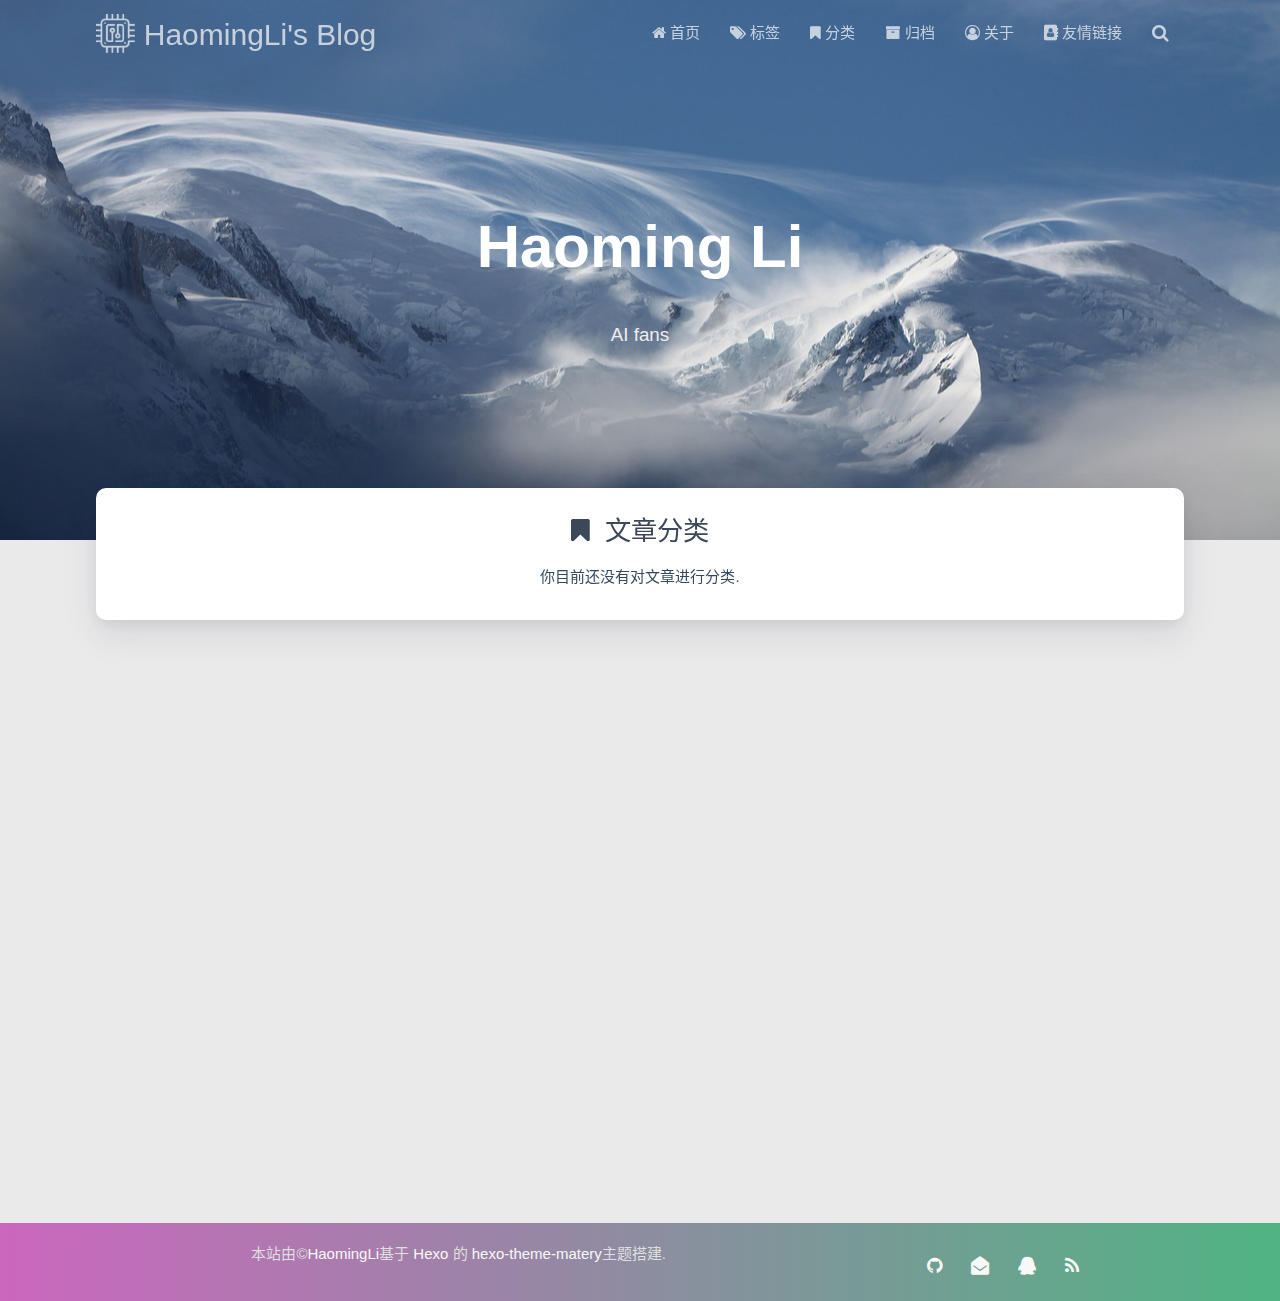
<file: categories/index.html>
<!DOCTYPE HTML>
<html lang="zh-CN">


<head><meta name="generator" content="Hexo 3.9.0">
    <meta charset="utf-8">
    <meta name="keywords" content="分类, HaomingLi&#39;s Blog">
    <meta name="description" content="分类 | HaomingLi&#39;s Blog">
    <meta http-equiv="X-UA-Compatible" content="IE=edge">
    <meta name="viewport" content="width=device-width, initial-scale=1.0, user-scalable=no">
    <meta name="renderer" content="webkit|ie-stand|ie-comp">
    <meta name="mobile-web-app-capable" content="yes">
    <meta name="format-detection" content="telephone=no">
    <meta name="apple-mobile-web-app-capable" content="yes">
    <meta name="apple-mobile-web-app-status-bar-style" content="black-translucent">
    <title>分类 | HaomingLi&#39;s Blog</title>
    <link rel="icon" type="image/png" href="/favicon.png">

    <link rel="stylesheet" type="text/css" href="/libs/awesome/css/font-awesome.min.css">
    <link rel="stylesheet" type="text/css" href="/libs/materialize/materialize.min.css">
    <link rel="stylesheet" type="text/css" href="/libs/aos/aos.css">
    <link rel="stylesheet" type="text/css" href="/libs/animate/animate.min.css">
    <link rel="stylesheet" type="text/css" href="/libs/lightGallery/css/lightgallery.min.css">
    <link rel="stylesheet" type="text/css" href="/css/matery.css">
    <link rel="stylesheet" type="text/css" href="/css/my.css">
    <style type="text/css">
        
    </style>

    <script src="/libs/jquery/jquery-2.2.0.min.js"></script>
<link rel="stylesheet" href="/css/prism-tomorrow.css" type="text/css"></head>


<body>

<header class="navbar-fixed">
    <nav id="headNav" class="bg-color nav-transparent">
        <div id="navContainer" class="nav-wrapper container">
            <div class="brand-logo">
                <a href="/" class="waves-effect waves-light">
                    
                    <img src="/medias/logo.png" class="logo-img" alt="LOGO">
                    
                    <span class="logo-span">HaomingLi's Blog</span>
                </a>
            </div>
            

<a href="#" data-target="mobile-nav" class="sidenav-trigger button-collapse"><i class="fa fa-navicon"></i></a>
<ul class="right">
    
    <li class="hide-on-med-and-down">
        <a href="/" class="waves-effect waves-light">
            
            <i class="fa fa-home"></i>
            
            <span>首页</span>
        </a>
    </li>
    
    <li class="hide-on-med-and-down">
        <a href="/tags" class="waves-effect waves-light">
            
            <i class="fa fa-tags"></i>
            
            <span>标签</span>
        </a>
    </li>
    
    <li class="hide-on-med-and-down">
        <a href="/categories" class="waves-effect waves-light">
            
            <i class="fa fa-bookmark"></i>
            
            <span>分类</span>
        </a>
    </li>
    
    <li class="hide-on-med-and-down">
        <a href="/archives" class="waves-effect waves-light">
            
            <i class="fa fa-archive"></i>
            
            <span>归档</span>
        </a>
    </li>
    
    <li class="hide-on-med-and-down">
        <a href="/about" class="waves-effect waves-light">
            
            <i class="fa fa-user-circle-o"></i>
            
            <span>关于</span>
        </a>
    </li>
    
    <li class="hide-on-med-and-down">
        <a href="/friends" class="waves-effect waves-light">
            
            <i class="fa fa-address-book"></i>
            
            <span>友情链接</span>
        </a>
    </li>
    
    <li>
        <a href="#searchModal" class="modal-trigger waves-effect waves-light">
            <i id="searchIcon" class="fa fa-search" title="搜索"></i>
        </a>
    </li>
</ul>

<div id="mobile-nav" class="side-nav sidenav">

    <div class="mobile-head bg-color">
        
        <img src="/medias/logo.png" class="logo-img circle responsive-img">
        
        <div class="logo-name">HaomingLi's Blog</div>
        <div class="logo-desc">
            
            AI fans
            
        </div>
    </div>

    

    <ul class="menu-list mobile-menu-list">
        
        <li>
            <a href="/" class="waves-effect waves-light">
                
                <i class="fa fa-fw fa-home"></i>
                
                首页
            </a>
        </li>
        
        <li>
            <a href="/tags" class="waves-effect waves-light">
                
                <i class="fa fa-fw fa-tags"></i>
                
                标签
            </a>
        </li>
        
        <li>
            <a href="/categories" class="waves-effect waves-light">
                
                <i class="fa fa-fw fa-bookmark"></i>
                
                分类
            </a>
        </li>
        
        <li>
            <a href="/archives" class="waves-effect waves-light">
                
                <i class="fa fa-fw fa-archive"></i>
                
                归档
            </a>
        </li>
        
        <li>
            <a href="/about" class="waves-effect waves-light">
                
                <i class="fa fa-fw fa-user-circle-o"></i>
                
                关于
            </a>
        </li>
        
        <li>
            <a href="/friends" class="waves-effect waves-light">
                
                <i class="fa fa-fw fa-address-book"></i>
                
                友情链接
            </a>
        </li>
        
        
        <li><div class="divider"></div></li>
        <li>
            <a href="https://github.com/blinkfox/hexo-theme-matery" class="waves-effect waves-light" target="_blank">
                <i class="fa fa-github-square fa-fw"></i>Fork Me
            </a>
        </li>
        
    </ul>
</div>

        </div>

        
            <style>
    .nav-transparent .github-corner {
        display: none !important;
    }

    .github-corner {
        position: absolute;
        z-index: 10;
        top: 0;
        right: 0;
        border: 0;
        transform: scale(1.1);
    }

    .github-corner svg {
        color: #0f9d58;
        fill: #fff;
        height: 64px;
        width: 64px;
    }

    .github-corner:hover .octo-arm {
        animation: a 0.56s ease-in-out;
    }

    .github-corner .octo-arm {
        animation: none;
    }

    @keyframes a {
        0%,
        to {
            transform: rotate(0);
        }
        20%,
        60% {
            transform: rotate(-25deg);
        }
        40%,
        80% {
            transform: rotate(10deg);
        }
    }
</style>

<a href="https://github.com/blinkfox/hexo-theme-matery" class="github-corner tooltipped hide-on-med-and-down" target="_blank"
   data-tooltip="Fork Me" data-position="left" data-delay="50">
    <svg viewBox="0 0 250 250" aria-hidden="true">
        <path d="M0,0 L115,115 L130,115 L142,142 L250,250 L250,0 Z"></path>
        <path d="M128.3,109.0 C113.8,99.7 119.0,89.6 119.0,89.6 C122.0,82.7 120.5,78.6 120.5,78.6 C119.2,72.0 123.4,76.3 123.4,76.3 C127.3,80.9 125.5,87.3 125.5,87.3 C122.9,97.6 130.6,101.9 134.4,103.2"
              fill="currentColor" style="transform-origin: 130px 106px;" class="octo-arm"></path>
        <path d="M115.0,115.0 C114.9,115.1 118.7,116.5 119.8,115.4 L133.7,101.6 C136.9,99.2 139.9,98.4 142.2,98.6 C133.8,88.0 127.5,74.4 143.8,58.0 C148.5,53.4 154.0,51.2 159.7,51.0 C160.3,49.4 163.2,43.6 171.4,40.1 C171.4,40.1 176.1,42.5 178.8,56.2 C183.1,58.6 187.2,61.8 190.9,65.4 C194.5,69.0 197.7,73.2 200.1,77.6 C213.8,80.2 216.3,84.9 216.3,84.9 C212.7,93.1 206.9,96.0 205.4,96.6 C205.1,102.4 203.0,107.8 198.3,112.5 C181.9,128.9 168.3,122.5 157.7,114.1 C157.9,116.9 156.7,120.9 152.7,124.9 L141.0,136.5 C139.8,137.7 141.6,141.9 141.8,141.8 Z"
              fill="currentColor" class="octo-body"></path>
    </svg>
</a>
        
    </nav>

</header>

<div class="bg-cover pd-header about-cover">
    <div class="container">
    <div class="row">
    <div class="col s10 offset-s1 m8 offset-m2 l8 offset-l2">
        <div class="brand">
            <div class="title center-align">
                
                    Haoming Li
                
            </div>

            <div class="description center-align">
                
                    AI fans
                
            </div>
        </div>
    </div>
</div>
<script>
// 每天切换 banner 图.  Switch banner image every day.
$('.bg-cover').css('background-image', 'url(/medias/banner/' + new Date().getDay() + '.jpg)');
</script>
    </div>
</div>

<main class="content">

    

<div id="category-cloud" class="container chip-container">
    <div class="card">
        <div class="card-content">
            <div class="tag-title center-align">
                <i class="fa fa-bookmark"></i>&nbsp;&nbsp;文章分类
            </div>
            <div class="tag-chips">
                
                你目前还没有对文章进行分类.
                
            </div>
        </div>
    </div>
</div>

    

</main>

<footer class="page-footer bg-color">
    <div class="container row center-align">
        <div class="col s12 m8 l8 copy-right">
            本站由&copy;<a href="https://kevenlee229.github.io/" target="_blank">HaomingLi</a>基于
            <a href="https://hexo.io/" target="_blank">Hexo</a> 的
            <a href="https://github.com/blinkfox/hexo-theme-matery" target="_blank">hexo-theme-matery</a>主题搭建.

			
			
				<br>
				
				<span id="busuanzi_container_site_pv" style='display:none'>
				</span>
                
                
                <span id="busuanzi_container_site_uv" style='display:none'>
                </span>
                
            
        </div>
        <div class="col s12 m4 l4 social-link social-statis">
    <a href="https://github.com/KevenLee229" class="tooltipped" target="_blank" data-tooltip="访问我的GitHub" data-position="top" data-delay="50">
        <i class="fa fa-github"></i>
    </a>



    <a href="mailto:kevenlee229@gmail.com" class="tooltipped" target="_blank" data-tooltip="邮件联系我" data-position="top" data-delay="50">
        <i class="fa fa-envelope-open"></i>
    </a>



    <a href="tencent://AddContact/?fromId=50&fromSubId=1&subcmd=all&uin=157787184" class="tooltipped" data-tooltip="QQ联系我: 157787184" data-position="top" data-delay="50">
        <i class="fa fa-qq"></i>
    </a>



    <a href="/atom.xml" class="tooltipped" target="_blank" data-tooltip="RSS 订阅" data-position="top" data-delay="50">
        <i class="fa fa-rss"></i>
    </a>

</div>
    </div>
</footer>

<div class="progress-bar"></div>


<!-- 搜索遮罩框 -->
<div id="searchModal" class="modal">
    <div class="modal-content">
        <div class="search-header">
            <span class="title"><i class="fa fa-search"></i>&nbsp;&nbsp;搜索</span>
            <input type="search" id="searchInput" name="s" placeholder="请输入搜索的关键字"
                   class="search-input">
        </div>
        <div id="searchResult"></div>
    </div>
</div>

<script src="/js/search.js"></script>
<script type="text/javascript">
$(function () {
    searchFunc("/" + "search.xml", 'searchInput', 'searchResult');
});
</script>
<!-- 回到顶部按钮 -->
<div id="backTop" class="top-scroll">
    <a class="btn-floating btn-large waves-effect waves-light" href="#!">
        <i class="fa fa-angle-up"></i>
    </a>
</div>


<script src="/libs/materialize/materialize.min.js"></script>
<script src="/libs/masonry/masonry.pkgd.min.js"></script>
<script src="/libs/aos/aos.js"></script>
<script src="/libs/scrollprogress/scrollProgress.min.js"></script>
<script src="/libs/lightGallery/js/lightgallery-all.min.js"></script>
<script src="/js/matery.js"></script>

<!-- Global site tag (gtag.js) - Google Analytics -->



    <script src="/libs/others/clicklove.js"></script>


    <script async src="/libs/others/busuanzi.pure.mini.js"></script>


</body>
</html>
</file>
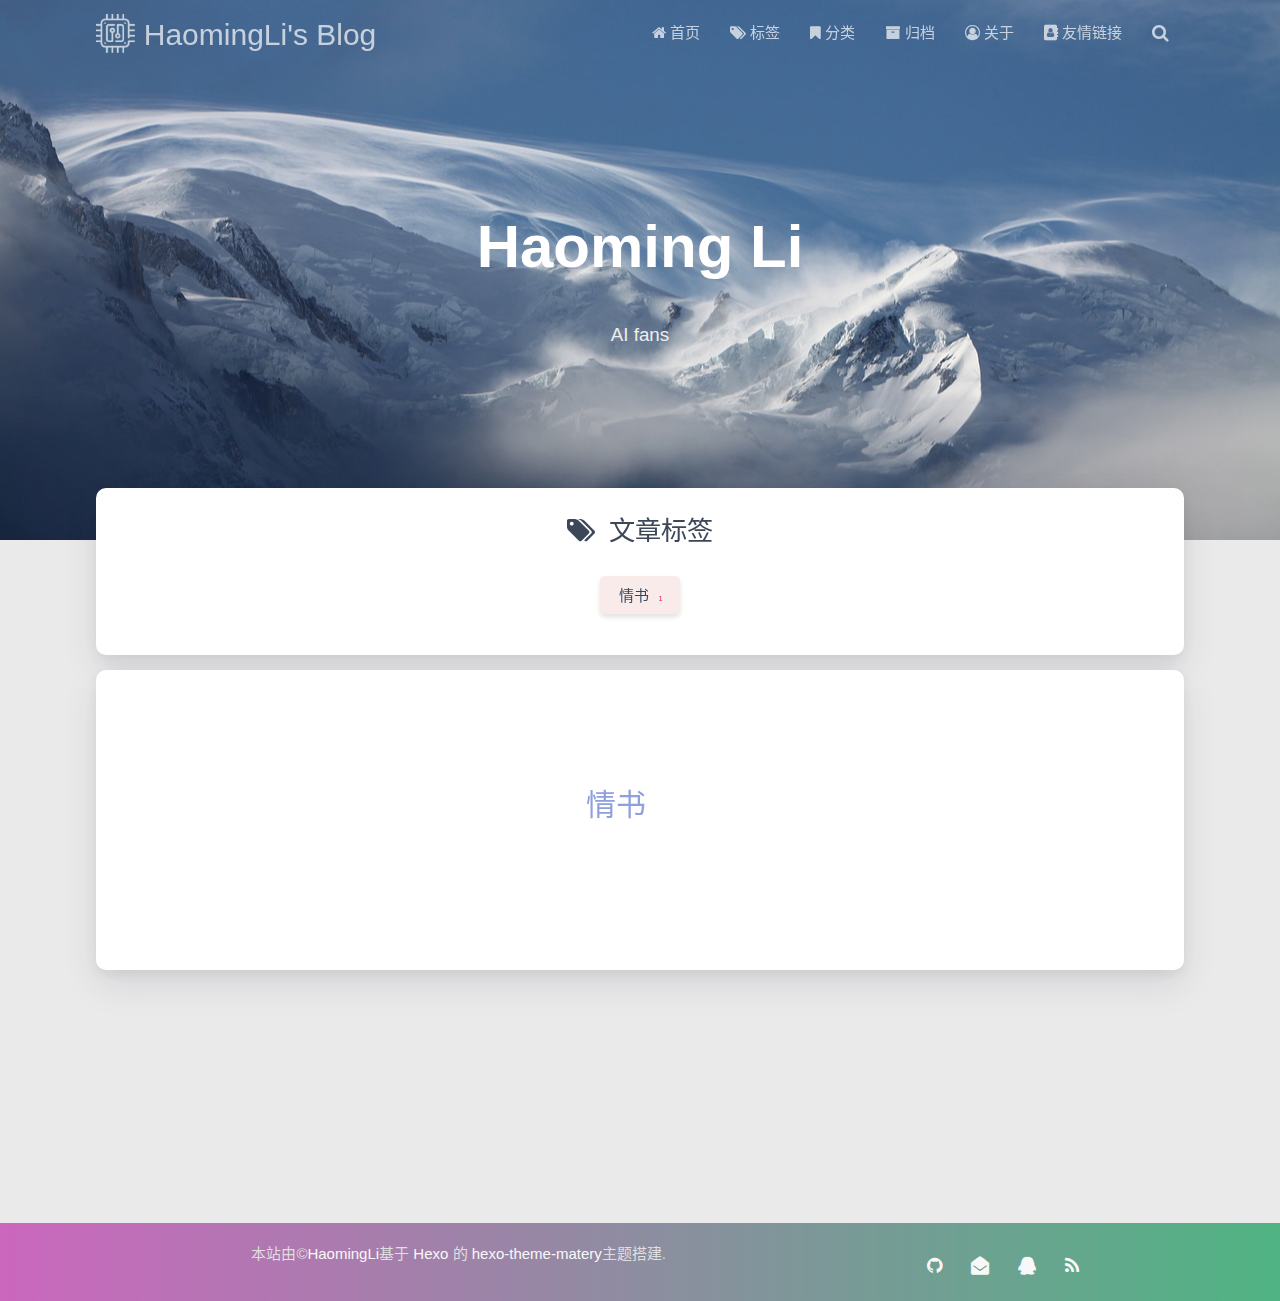
<file: tags/index.html>
<!DOCTYPE HTML>
<html lang="zh-CN">


<head><meta name="generator" content="Hexo 3.9.0">
    <meta charset="utf-8">
    <meta name="keywords" content="标签, HaomingLi&#39;s Blog">
    <meta name="description" content="标签 | HaomingLi&#39;s Blog">
    <meta http-equiv="X-UA-Compatible" content="IE=edge">
    <meta name="viewport" content="width=device-width, initial-scale=1.0, user-scalable=no">
    <meta name="renderer" content="webkit|ie-stand|ie-comp">
    <meta name="mobile-web-app-capable" content="yes">
    <meta name="format-detection" content="telephone=no">
    <meta name="apple-mobile-web-app-capable" content="yes">
    <meta name="apple-mobile-web-app-status-bar-style" content="black-translucent">
    <title>标签 | HaomingLi&#39;s Blog</title>
    <link rel="icon" type="image/png" href="/favicon.png">

    <link rel="stylesheet" type="text/css" href="/libs/awesome/css/font-awesome.min.css">
    <link rel="stylesheet" type="text/css" href="/libs/materialize/materialize.min.css">
    <link rel="stylesheet" type="text/css" href="/libs/aos/aos.css">
    <link rel="stylesheet" type="text/css" href="/libs/animate/animate.min.css">
    <link rel="stylesheet" type="text/css" href="/libs/lightGallery/css/lightgallery.min.css">
    <link rel="stylesheet" type="text/css" href="/css/matery.css">
    <link rel="stylesheet" type="text/css" href="/css/my.css">
    <style type="text/css">
        
    </style>

    <script src="/libs/jquery/jquery-2.2.0.min.js"></script>
<link rel="stylesheet" href="/css/prism-tomorrow.css" type="text/css"></head>


<body>

<header class="navbar-fixed">
    <nav id="headNav" class="bg-color nav-transparent">
        <div id="navContainer" class="nav-wrapper container">
            <div class="brand-logo">
                <a href="/" class="waves-effect waves-light">
                    
                    <img src="/medias/logo.png" class="logo-img" alt="LOGO">
                    
                    <span class="logo-span">HaomingLi's Blog</span>
                </a>
            </div>
            

<a href="#" data-target="mobile-nav" class="sidenav-trigger button-collapse"><i class="fa fa-navicon"></i></a>
<ul class="right">
    
    <li class="hide-on-med-and-down">
        <a href="/" class="waves-effect waves-light">
            
            <i class="fa fa-home"></i>
            
            <span>首页</span>
        </a>
    </li>
    
    <li class="hide-on-med-and-down">
        <a href="/tags" class="waves-effect waves-light">
            
            <i class="fa fa-tags"></i>
            
            <span>标签</span>
        </a>
    </li>
    
    <li class="hide-on-med-and-down">
        <a href="/categories" class="waves-effect waves-light">
            
            <i class="fa fa-bookmark"></i>
            
            <span>分类</span>
        </a>
    </li>
    
    <li class="hide-on-med-and-down">
        <a href="/archives" class="waves-effect waves-light">
            
            <i class="fa fa-archive"></i>
            
            <span>归档</span>
        </a>
    </li>
    
    <li class="hide-on-med-and-down">
        <a href="/about" class="waves-effect waves-light">
            
            <i class="fa fa-user-circle-o"></i>
            
            <span>关于</span>
        </a>
    </li>
    
    <li class="hide-on-med-and-down">
        <a href="/friends" class="waves-effect waves-light">
            
            <i class="fa fa-address-book"></i>
            
            <span>友情链接</span>
        </a>
    </li>
    
    <li>
        <a href="#searchModal" class="modal-trigger waves-effect waves-light">
            <i id="searchIcon" class="fa fa-search" title="搜索"></i>
        </a>
    </li>
</ul>

<div id="mobile-nav" class="side-nav sidenav">

    <div class="mobile-head bg-color">
        
        <img src="/medias/logo.png" class="logo-img circle responsive-img">
        
        <div class="logo-name">HaomingLi's Blog</div>
        <div class="logo-desc">
            
            AI fans
            
        </div>
    </div>

    

    <ul class="menu-list mobile-menu-list">
        
        <li>
            <a href="/" class="waves-effect waves-light">
                
                <i class="fa fa-fw fa-home"></i>
                
                首页
            </a>
        </li>
        
        <li>
            <a href="/tags" class="waves-effect waves-light">
                
                <i class="fa fa-fw fa-tags"></i>
                
                标签
            </a>
        </li>
        
        <li>
            <a href="/categories" class="waves-effect waves-light">
                
                <i class="fa fa-fw fa-bookmark"></i>
                
                分类
            </a>
        </li>
        
        <li>
            <a href="/archives" class="waves-effect waves-light">
                
                <i class="fa fa-fw fa-archive"></i>
                
                归档
            </a>
        </li>
        
        <li>
            <a href="/about" class="waves-effect waves-light">
                
                <i class="fa fa-fw fa-user-circle-o"></i>
                
                关于
            </a>
        </li>
        
        <li>
            <a href="/friends" class="waves-effect waves-light">
                
                <i class="fa fa-fw fa-address-book"></i>
                
                友情链接
            </a>
        </li>
        
        
        <li><div class="divider"></div></li>
        <li>
            <a href="https://github.com/blinkfox/hexo-theme-matery" class="waves-effect waves-light" target="_blank">
                <i class="fa fa-github-square fa-fw"></i>Fork Me
            </a>
        </li>
        
    </ul>
</div>

        </div>

        
            <style>
    .nav-transparent .github-corner {
        display: none !important;
    }

    .github-corner {
        position: absolute;
        z-index: 10;
        top: 0;
        right: 0;
        border: 0;
        transform: scale(1.1);
    }

    .github-corner svg {
        color: #0f9d58;
        fill: #fff;
        height: 64px;
        width: 64px;
    }

    .github-corner:hover .octo-arm {
        animation: a 0.56s ease-in-out;
    }

    .github-corner .octo-arm {
        animation: none;
    }

    @keyframes a {
        0%,
        to {
            transform: rotate(0);
        }
        20%,
        60% {
            transform: rotate(-25deg);
        }
        40%,
        80% {
            transform: rotate(10deg);
        }
    }
</style>

<a href="https://github.com/blinkfox/hexo-theme-matery" class="github-corner tooltipped hide-on-med-and-down" target="_blank"
   data-tooltip="Fork Me" data-position="left" data-delay="50">
    <svg viewBox="0 0 250 250" aria-hidden="true">
        <path d="M0,0 L115,115 L130,115 L142,142 L250,250 L250,0 Z"></path>
        <path d="M128.3,109.0 C113.8,99.7 119.0,89.6 119.0,89.6 C122.0,82.7 120.5,78.6 120.5,78.6 C119.2,72.0 123.4,76.3 123.4,76.3 C127.3,80.9 125.5,87.3 125.5,87.3 C122.9,97.6 130.6,101.9 134.4,103.2"
              fill="currentColor" style="transform-origin: 130px 106px;" class="octo-arm"></path>
        <path d="M115.0,115.0 C114.9,115.1 118.7,116.5 119.8,115.4 L133.7,101.6 C136.9,99.2 139.9,98.4 142.2,98.6 C133.8,88.0 127.5,74.4 143.8,58.0 C148.5,53.4 154.0,51.2 159.7,51.0 C160.3,49.4 163.2,43.6 171.4,40.1 C171.4,40.1 176.1,42.5 178.8,56.2 C183.1,58.6 187.2,61.8 190.9,65.4 C194.5,69.0 197.7,73.2 200.1,77.6 C213.8,80.2 216.3,84.9 216.3,84.9 C212.7,93.1 206.9,96.0 205.4,96.6 C205.1,102.4 203.0,107.8 198.3,112.5 C181.9,128.9 168.3,122.5 157.7,114.1 C157.9,116.9 156.7,120.9 152.7,124.9 L141.0,136.5 C139.8,137.7 141.6,141.9 141.8,141.8 Z"
              fill="currentColor" class="octo-body"></path>
    </svg>
</a>
        
    </nav>

</header>

<div class="bg-cover pd-header about-cover">
    <div class="container">
    <div class="row">
    <div class="col s10 offset-s1 m8 offset-m2 l8 offset-l2">
        <div class="brand">
            <div class="title center-align">
                
                    Haoming Li
                
            </div>

            <div class="description center-align">
                
                    AI fans
                
            </div>
        </div>
    </div>
</div>
<script>
// 每天切换 banner 图.  Switch banner image every day.
$('.bg-cover').css('background-image', 'url(/medias/banner/' + new Date().getDay() + '.jpg)');
</script>
    </div>
</div>

<main class="content">

    

<div id="tags" class="container chip-container">
    <div class="card">
        <div class="card-content">
            <div class="tag-title center-align">
                <i class="fa fa-tags"></i>&nbsp;&nbsp;文章标签
            </div>
            <div class="tag-chips">
                
                
                <a href="/tags/情书/" title="情书: 1">
                    <span class="chip center-align waves-effect waves-light
                             chip-default "
                            data-tagname="情书" style="background-color: #F9EBEA;">情书
                        <span class="tag-length">1</span>
                    </span>
                </a>
                
            </div>
        </div>
    </div>
</div>

    
    <link rel="stylesheet" type="text/css" href="/libs/jqcloud/jqcloud.css">
<style type="text/css">
    #tag-wordcloud {
        width: 100%;
        height: 300px;
    }
</style>

<div class="container" data-aos="fade-up">
    <div class="card">
        <div id="tag-wordcloud" class="card-content"></div>
    </div>
</div>

<script type="text/javascript" src="/libs/jqcloud/jqcloud-1.0.4.min.js"></script>
<script type="text/javascript">
    

    $('#tag-wordcloud').jQCloud([{"text":"情书","weight":1,"link":"https://kevenlee229.github.io/tags/情书/"}], {
        autoResize: true
    });
</script>
    

</main>

<footer class="page-footer bg-color">
    <div class="container row center-align">
        <div class="col s12 m8 l8 copy-right">
            本站由&copy;<a href="https://kevenlee229.github.io/" target="_blank">HaomingLi</a>基于
            <a href="https://hexo.io/" target="_blank">Hexo</a> 的
            <a href="https://github.com/blinkfox/hexo-theme-matery" target="_blank">hexo-theme-matery</a>主题搭建.

			
			
				<br>
				
				<span id="busuanzi_container_site_pv" style='display:none'>
				</span>
                
                
                <span id="busuanzi_container_site_uv" style='display:none'>
                </span>
                
            
        </div>
        <div class="col s12 m4 l4 social-link social-statis">
    <a href="https://github.com/KevenLee229" class="tooltipped" target="_blank" data-tooltip="访问我的GitHub" data-position="top" data-delay="50">
        <i class="fa fa-github"></i>
    </a>



    <a href="mailto:kevenlee229@gmail.com" class="tooltipped" target="_blank" data-tooltip="邮件联系我" data-position="top" data-delay="50">
        <i class="fa fa-envelope-open"></i>
    </a>



    <a href="tencent://AddContact/?fromId=50&fromSubId=1&subcmd=all&uin=157787184" class="tooltipped" data-tooltip="QQ联系我: 157787184" data-position="top" data-delay="50">
        <i class="fa fa-qq"></i>
    </a>



    <a href="/atom.xml" class="tooltipped" target="_blank" data-tooltip="RSS 订阅" data-position="top" data-delay="50">
        <i class="fa fa-rss"></i>
    </a>

</div>
    </div>
</footer>

<div class="progress-bar"></div>


<!-- 搜索遮罩框 -->
<div id="searchModal" class="modal">
    <div class="modal-content">
        <div class="search-header">
            <span class="title"><i class="fa fa-search"></i>&nbsp;&nbsp;搜索</span>
            <input type="search" id="searchInput" name="s" placeholder="请输入搜索的关键字"
                   class="search-input">
        </div>
        <div id="searchResult"></div>
    </div>
</div>

<script src="/js/search.js"></script>
<script type="text/javascript">
$(function () {
    searchFunc("/" + "search.xml", 'searchInput', 'searchResult');
});
</script>
<!-- 回到顶部按钮 -->
<div id="backTop" class="top-scroll">
    <a class="btn-floating btn-large waves-effect waves-light" href="#!">
        <i class="fa fa-angle-up"></i>
    </a>
</div>


<script src="/libs/materialize/materialize.min.js"></script>
<script src="/libs/masonry/masonry.pkgd.min.js"></script>
<script src="/libs/aos/aos.js"></script>
<script src="/libs/scrollprogress/scrollProgress.min.js"></script>
<script src="/libs/lightGallery/js/lightgallery-all.min.js"></script>
<script src="/js/matery.js"></script>

<!-- Global site tag (gtag.js) - Google Analytics -->



    <script src="/libs/others/clicklove.js"></script>


    <script async src="/libs/others/busuanzi.pure.mini.js"></script>


</body>
</html>
</file>
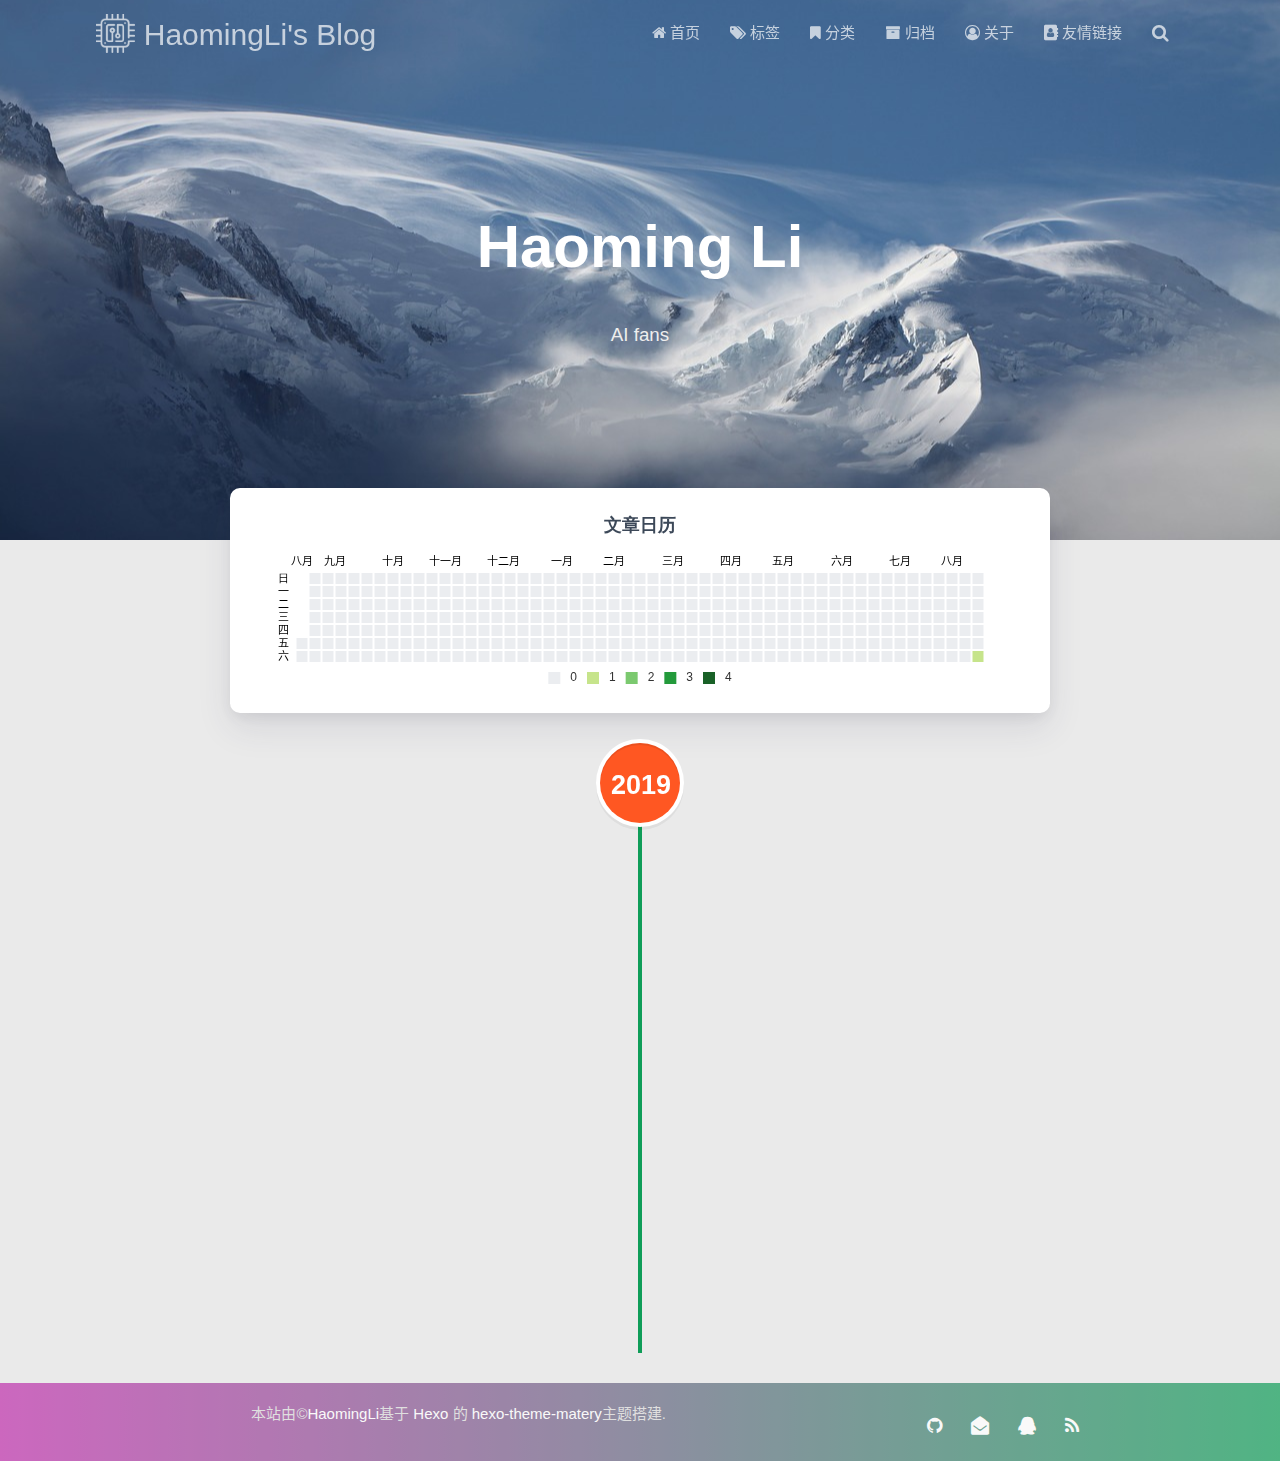
<file: archives/2019/index.html>
<!DOCTYPE HTML>
<html lang="zh-CN">


<head><meta name="generator" content="Hexo 3.9.0">
    <meta charset="utf-8">
    <meta name="keywords" content="归档: 2019, HaomingLi&#39;s Blog">
    <meta name="description" content="归档: 2019 | HaomingLi&#39;s Blog">
    <meta http-equiv="X-UA-Compatible" content="IE=edge">
    <meta name="viewport" content="width=device-width, initial-scale=1.0, user-scalable=no">
    <meta name="renderer" content="webkit|ie-stand|ie-comp">
    <meta name="mobile-web-app-capable" content="yes">
    <meta name="format-detection" content="telephone=no">
    <meta name="apple-mobile-web-app-capable" content="yes">
    <meta name="apple-mobile-web-app-status-bar-style" content="black-translucent">
    <title>归档: 2019 | HaomingLi&#39;s Blog</title>
    <link rel="icon" type="image/png" href="/favicon.png">

    <link rel="stylesheet" type="text/css" href="/libs/awesome/css/font-awesome.min.css">
    <link rel="stylesheet" type="text/css" href="/libs/materialize/materialize.min.css">
    <link rel="stylesheet" type="text/css" href="/libs/aos/aos.css">
    <link rel="stylesheet" type="text/css" href="/libs/animate/animate.min.css">
    <link rel="stylesheet" type="text/css" href="/libs/lightGallery/css/lightgallery.min.css">
    <link rel="stylesheet" type="text/css" href="/css/matery.css">
    <link rel="stylesheet" type="text/css" href="/css/my.css">
    <style type="text/css">
        
    </style>

    <script src="/libs/jquery/jquery-2.2.0.min.js"></script>
<link rel="stylesheet" href="/css/prism-tomorrow.css" type="text/css"></head>


<body>

<header class="navbar-fixed">
    <nav id="headNav" class="bg-color nav-transparent">
        <div id="navContainer" class="nav-wrapper container">
            <div class="brand-logo">
                <a href="/" class="waves-effect waves-light">
                    
                    <img src="/medias/logo.png" class="logo-img" alt="LOGO">
                    
                    <span class="logo-span">HaomingLi's Blog</span>
                </a>
            </div>
            

<a href="#" data-target="mobile-nav" class="sidenav-trigger button-collapse"><i class="fa fa-navicon"></i></a>
<ul class="right">
    
    <li class="hide-on-med-and-down">
        <a href="/" class="waves-effect waves-light">
            
            <i class="fa fa-home"></i>
            
            <span>首页</span>
        </a>
    </li>
    
    <li class="hide-on-med-and-down">
        <a href="/tags" class="waves-effect waves-light">
            
            <i class="fa fa-tags"></i>
            
            <span>标签</span>
        </a>
    </li>
    
    <li class="hide-on-med-and-down">
        <a href="/categories" class="waves-effect waves-light">
            
            <i class="fa fa-bookmark"></i>
            
            <span>分类</span>
        </a>
    </li>
    
    <li class="hide-on-med-and-down">
        <a href="/archives" class="waves-effect waves-light">
            
            <i class="fa fa-archive"></i>
            
            <span>归档</span>
        </a>
    </li>
    
    <li class="hide-on-med-and-down">
        <a href="/about" class="waves-effect waves-light">
            
            <i class="fa fa-user-circle-o"></i>
            
            <span>关于</span>
        </a>
    </li>
    
    <li class="hide-on-med-and-down">
        <a href="/friends" class="waves-effect waves-light">
            
            <i class="fa fa-address-book"></i>
            
            <span>友情链接</span>
        </a>
    </li>
    
    <li>
        <a href="#searchModal" class="modal-trigger waves-effect waves-light">
            <i id="searchIcon" class="fa fa-search" title="搜索"></i>
        </a>
    </li>
</ul>

<div id="mobile-nav" class="side-nav sidenav">

    <div class="mobile-head bg-color">
        
        <img src="/medias/logo.png" class="logo-img circle responsive-img">
        
        <div class="logo-name">HaomingLi's Blog</div>
        <div class="logo-desc">
            
            AI fans
            
        </div>
    </div>

    

    <ul class="menu-list mobile-menu-list">
        
        <li>
            <a href="/" class="waves-effect waves-light">
                
                <i class="fa fa-fw fa-home"></i>
                
                首页
            </a>
        </li>
        
        <li>
            <a href="/tags" class="waves-effect waves-light">
                
                <i class="fa fa-fw fa-tags"></i>
                
                标签
            </a>
        </li>
        
        <li>
            <a href="/categories" class="waves-effect waves-light">
                
                <i class="fa fa-fw fa-bookmark"></i>
                
                分类
            </a>
        </li>
        
        <li>
            <a href="/archives" class="waves-effect waves-light">
                
                <i class="fa fa-fw fa-archive"></i>
                
                归档
            </a>
        </li>
        
        <li>
            <a href="/about" class="waves-effect waves-light">
                
                <i class="fa fa-fw fa-user-circle-o"></i>
                
                关于
            </a>
        </li>
        
        <li>
            <a href="/friends" class="waves-effect waves-light">
                
                <i class="fa fa-fw fa-address-book"></i>
                
                友情链接
            </a>
        </li>
        
        
        <li><div class="divider"></div></li>
        <li>
            <a href="https://github.com/blinkfox/hexo-theme-matery" class="waves-effect waves-light" target="_blank">
                <i class="fa fa-github-square fa-fw"></i>Fork Me
            </a>
        </li>
        
    </ul>
</div>

        </div>

        
            <style>
    .nav-transparent .github-corner {
        display: none !important;
    }

    .github-corner {
        position: absolute;
        z-index: 10;
        top: 0;
        right: 0;
        border: 0;
        transform: scale(1.1);
    }

    .github-corner svg {
        color: #0f9d58;
        fill: #fff;
        height: 64px;
        width: 64px;
    }

    .github-corner:hover .octo-arm {
        animation: a 0.56s ease-in-out;
    }

    .github-corner .octo-arm {
        animation: none;
    }

    @keyframes a {
        0%,
        to {
            transform: rotate(0);
        }
        20%,
        60% {
            transform: rotate(-25deg);
        }
        40%,
        80% {
            transform: rotate(10deg);
        }
    }
</style>

<a href="https://github.com/blinkfox/hexo-theme-matery" class="github-corner tooltipped hide-on-med-and-down" target="_blank"
   data-tooltip="Fork Me" data-position="left" data-delay="50">
    <svg viewBox="0 0 250 250" aria-hidden="true">
        <path d="M0,0 L115,115 L130,115 L142,142 L250,250 L250,0 Z"></path>
        <path d="M128.3,109.0 C113.8,99.7 119.0,89.6 119.0,89.6 C122.0,82.7 120.5,78.6 120.5,78.6 C119.2,72.0 123.4,76.3 123.4,76.3 C127.3,80.9 125.5,87.3 125.5,87.3 C122.9,97.6 130.6,101.9 134.4,103.2"
              fill="currentColor" style="transform-origin: 130px 106px;" class="octo-arm"></path>
        <path d="M115.0,115.0 C114.9,115.1 118.7,116.5 119.8,115.4 L133.7,101.6 C136.9,99.2 139.9,98.4 142.2,98.6 C133.8,88.0 127.5,74.4 143.8,58.0 C148.5,53.4 154.0,51.2 159.7,51.0 C160.3,49.4 163.2,43.6 171.4,40.1 C171.4,40.1 176.1,42.5 178.8,56.2 C183.1,58.6 187.2,61.8 190.9,65.4 C194.5,69.0 197.7,73.2 200.1,77.6 C213.8,80.2 216.3,84.9 216.3,84.9 C212.7,93.1 206.9,96.0 205.4,96.6 C205.1,102.4 203.0,107.8 198.3,112.5 C181.9,128.9 168.3,122.5 157.7,114.1 C157.9,116.9 156.7,120.9 152.7,124.9 L141.0,136.5 C139.8,137.7 141.6,141.9 141.8,141.8 Z"
              fill="currentColor" class="octo-body"></path>
    </svg>
</a>
        
    </nav>

</header>

<div class="bg-cover pd-header about-cover">
    <div class="container">
    <div class="row">
    <div class="col s10 offset-s1 m8 offset-m2 l8 offset-l2">
        <div class="brand">
            <div class="title center-align">
                
                    Haoming Li
                
            </div>

            <div class="description center-align">
                
                    AI fans
                
            </div>
        </div>
    </div>
</div>
<script>
// 每天切换 banner 图.  Switch banner image every day.
$('.bg-cover').css('background-image', 'url(/medias/banner/' + new Date().getDay() + '.jpg)');
</script>
    </div>
</div>

<main class="content">

    
    <div class="container archive-calendar">
    <div class="card">
        <div id="post-calendar" class="card-content"></div>
    </div>
</div>

<script type="text/javascript" src="/libs/echarts/echarts.min.js"></script>
<script type="text/javascript">
    let myChart = echarts.init(document.getElementById('post-calendar'));

    

    let option = {
        title: {
            top: 0,
            text: '文章日历',
            left: 'center',
            textStyle: {
                color: '#3C4858'
            }
        },
        tooltip: {
            padding: 10,
            backgroundColor: '#555',
            borderColor: '#777',
            borderWidth: 1,
            formatter: function (obj) {
                var value = obj.value;
                return '<div style="font-size: 14px;">' + value[0] + '：' + value[1] + '</div>';
            }
        },
        visualMap: {
            show: true,
            showLabel: true,
            categories: [0, 1, 2, 3, 4],
            calculable: true,
            inRange: {
                symbol: 'rect',
                color: ['#ebedf0', '#c6e48b', '#7bc96f', '#239a3b', '#196127']
            },
            itemWidth: 12,
            itemHeight: 12,
            orient: 'horizontal',
            left: 'center',
            bottom: 0
        },
        calendar: [{
            left: 'center',
            range: ["2018-08-31", "2019-08-31"],
            cellSize: [13, 13],
            splitLine: {
                show: false
            },
            itemStyle: {
                borderColor: '#fff',
                borderWidth: 2
            },
            yearLabel: {
                show: false
            },
            monthLabel: {
                nameMap: 'cn',
                fontSize: 11
            },
            dayLabel: {
                formatter: '{start}  1st',
                nameMap: 'cn',
                fontSize: 11
            }
        }],
        series: [{
            type: 'heatmap',
            coordinateSystem: 'calendar',
            calendarIndex: 0,
            data: [["2018-08-31", 0], ["2018-09-01", 0], ["2018-09-02", 0], ["2018-09-03", 0], ["2018-09-04", 0], ["2018-09-05", 0], ["2018-09-06", 0], ["2018-09-07", 0], ["2018-09-08", 0], ["2018-09-09", 0], ["2018-09-10", 0], ["2018-09-11", 0], ["2018-09-12", 0], ["2018-09-13", 0], ["2018-09-14", 0], ["2018-09-15", 0], ["2018-09-16", 0], ["2018-09-17", 0], ["2018-09-18", 0], ["2018-09-19", 0], ["2018-09-20", 0], ["2018-09-21", 0], ["2018-09-22", 0], ["2018-09-23", 0], ["2018-09-24", 0], ["2018-09-25", 0], ["2018-09-26", 0], ["2018-09-27", 0], ["2018-09-28", 0], ["2018-09-29", 0], ["2018-09-30", 0], ["2018-10-01", 0], ["2018-10-02", 0], ["2018-10-03", 0], ["2018-10-04", 0], ["2018-10-05", 0], ["2018-10-06", 0], ["2018-10-07", 0], ["2018-10-08", 0], ["2018-10-09", 0], ["2018-10-10", 0], ["2018-10-11", 0], ["2018-10-12", 0], ["2018-10-13", 0], ["2018-10-14", 0], ["2018-10-15", 0], ["2018-10-16", 0], ["2018-10-17", 0], ["2018-10-18", 0], ["2018-10-19", 0], ["2018-10-20", 0], ["2018-10-21", 0], ["2018-10-22", 0], ["2018-10-23", 0], ["2018-10-24", 0], ["2018-10-25", 0], ["2018-10-26", 0], ["2018-10-27", 0], ["2018-10-28", 0], ["2018-10-29", 0], ["2018-10-30", 0], ["2018-10-31", 0], ["2018-11-01", 0], ["2018-11-02", 0], ["2018-11-03", 0], ["2018-11-04", 0], ["2018-11-05", 0], ["2018-11-06", 0], ["2018-11-07", 0], ["2018-11-08", 0], ["2018-11-09", 0], ["2018-11-10", 0], ["2018-11-11", 0], ["2018-11-12", 0], ["2018-11-13", 0], ["2018-11-14", 0], ["2018-11-15", 0], ["2018-11-16", 0], ["2018-11-17", 0], ["2018-11-18", 0], ["2018-11-19", 0], ["2018-11-20", 0], ["2018-11-21", 0], ["2018-11-22", 0], ["2018-11-23", 0], ["2018-11-24", 0], ["2018-11-25", 0], ["2018-11-26", 0], ["2018-11-27", 0], ["2018-11-28", 0], ["2018-11-29", 0], ["2018-11-30", 0], ["2018-12-01", 0], ["2018-12-02", 0], ["2018-12-03", 0], ["2018-12-04", 0], ["2018-12-05", 0], ["2018-12-06", 0], ["2018-12-07", 0], ["2018-12-08", 0], ["2018-12-09", 0], ["2018-12-10", 0], ["2018-12-11", 0], ["2018-12-12", 0], ["2018-12-13", 0], ["2018-12-14", 0], ["2018-12-15", 0], ["2018-12-16", 0], ["2018-12-17", 0], ["2018-12-18", 0], ["2018-12-19", 0], ["2018-12-20", 0], ["2018-12-21", 0], ["2018-12-22", 0], ["2018-12-23", 0], ["2018-12-24", 0], ["2018-12-25", 0], ["2018-12-26", 0], ["2018-12-27", 0], ["2018-12-28", 0], ["2018-12-29", 0], ["2018-12-30", 0], ["2018-12-31", 0], ["2019-01-01", 0], ["2019-01-02", 0], ["2019-01-03", 0], ["2019-01-04", 0], ["2019-01-05", 0], ["2019-01-06", 0], ["2019-01-07", 0], ["2019-01-08", 0], ["2019-01-09", 0], ["2019-01-10", 0], ["2019-01-11", 0], ["2019-01-12", 0], ["2019-01-13", 0], ["2019-01-14", 0], ["2019-01-15", 0], ["2019-01-16", 0], ["2019-01-17", 0], ["2019-01-18", 0], ["2019-01-19", 0], ["2019-01-20", 0], ["2019-01-21", 0], ["2019-01-22", 0], ["2019-01-23", 0], ["2019-01-24", 0], ["2019-01-25", 0], ["2019-01-26", 0], ["2019-01-27", 0], ["2019-01-28", 0], ["2019-01-29", 0], ["2019-01-30", 0], ["2019-01-31", 0], ["2019-02-01", 0], ["2019-02-02", 0], ["2019-02-03", 0], ["2019-02-04", 0], ["2019-02-05", 0], ["2019-02-06", 0], ["2019-02-07", 0], ["2019-02-08", 0], ["2019-02-09", 0], ["2019-02-10", 0], ["2019-02-11", 0], ["2019-02-12", 0], ["2019-02-13", 0], ["2019-02-14", 0], ["2019-02-15", 0], ["2019-02-16", 0], ["2019-02-17", 0], ["2019-02-18", 0], ["2019-02-19", 0], ["2019-02-20", 0], ["2019-02-21", 0], ["2019-02-22", 0], ["2019-02-23", 0], ["2019-02-24", 0], ["2019-02-25", 0], ["2019-02-26", 0], ["2019-02-27", 0], ["2019-02-28", 0], ["2019-03-01", 0], ["2019-03-02", 0], ["2019-03-03", 0], ["2019-03-04", 0], ["2019-03-05", 0], ["2019-03-06", 0], ["2019-03-07", 0], ["2019-03-08", 0], ["2019-03-09", 0], ["2019-03-10", 0], ["2019-03-11", 0], ["2019-03-12", 0], ["2019-03-13", 0], ["2019-03-14", 0], ["2019-03-15", 0], ["2019-03-16", 0], ["2019-03-17", 0], ["2019-03-18", 0], ["2019-03-19", 0], ["2019-03-20", 0], ["2019-03-21", 0], ["2019-03-22", 0], ["2019-03-23", 0], ["2019-03-24", 0], ["2019-03-25", 0], ["2019-03-26", 0], ["2019-03-27", 0], ["2019-03-28", 0], ["2019-03-29", 0], ["2019-03-30", 0], ["2019-03-31", 0], ["2019-04-01", 0], ["2019-04-02", 0], ["2019-04-03", 0], ["2019-04-04", 0], ["2019-04-05", 0], ["2019-04-06", 0], ["2019-04-07", 0], ["2019-04-08", 0], ["2019-04-09", 0], ["2019-04-10", 0], ["2019-04-11", 0], ["2019-04-12", 0], ["2019-04-13", 0], ["2019-04-14", 0], ["2019-04-15", 0], ["2019-04-16", 0], ["2019-04-17", 0], ["2019-04-18", 0], ["2019-04-19", 0], ["2019-04-20", 0], ["2019-04-21", 0], ["2019-04-22", 0], ["2019-04-23", 0], ["2019-04-24", 0], ["2019-04-25", 0], ["2019-04-26", 0], ["2019-04-27", 0], ["2019-04-28", 0], ["2019-04-29", 0], ["2019-04-30", 0], ["2019-05-01", 0], ["2019-05-02", 0], ["2019-05-03", 0], ["2019-05-04", 0], ["2019-05-05", 0], ["2019-05-06", 0], ["2019-05-07", 0], ["2019-05-08", 0], ["2019-05-09", 0], ["2019-05-10", 0], ["2019-05-11", 0], ["2019-05-12", 0], ["2019-05-13", 0], ["2019-05-14", 0], ["2019-05-15", 0], ["2019-05-16", 0], ["2019-05-17", 0], ["2019-05-18", 0], ["2019-05-19", 0], ["2019-05-20", 0], ["2019-05-21", 0], ["2019-05-22", 0], ["2019-05-23", 0], ["2019-05-24", 0], ["2019-05-25", 0], ["2019-05-26", 0], ["2019-05-27", 0], ["2019-05-28", 0], ["2019-05-29", 0], ["2019-05-30", 0], ["2019-05-31", 0], ["2019-06-01", 0], ["2019-06-02", 0], ["2019-06-03", 0], ["2019-06-04", 0], ["2019-06-05", 0], ["2019-06-06", 0], ["2019-06-07", 0], ["2019-06-08", 0], ["2019-06-09", 0], ["2019-06-10", 0], ["2019-06-11", 0], ["2019-06-12", 0], ["2019-06-13", 0], ["2019-06-14", 0], ["2019-06-15", 0], ["2019-06-16", 0], ["2019-06-17", 0], ["2019-06-18", 0], ["2019-06-19", 0], ["2019-06-20", 0], ["2019-06-21", 0], ["2019-06-22", 0], ["2019-06-23", 0], ["2019-06-24", 0], ["2019-06-25", 0], ["2019-06-26", 0], ["2019-06-27", 0], ["2019-06-28", 0], ["2019-06-29", 0], ["2019-06-30", 0], ["2019-07-01", 0], ["2019-07-02", 0], ["2019-07-03", 0], ["2019-07-04", 0], ["2019-07-05", 0], ["2019-07-06", 0], ["2019-07-07", 0], ["2019-07-08", 0], ["2019-07-09", 0], ["2019-07-10", 0], ["2019-07-11", 0], ["2019-07-12", 0], ["2019-07-13", 0], ["2019-07-14", 0], ["2019-07-15", 0], ["2019-07-16", 0], ["2019-07-17", 0], ["2019-07-18", 0], ["2019-07-19", 0], ["2019-07-20", 0], ["2019-07-21", 0], ["2019-07-22", 0], ["2019-07-23", 0], ["2019-07-24", 0], ["2019-07-25", 0], ["2019-07-26", 0], ["2019-07-27", 0], ["2019-07-28", 0], ["2019-07-29", 0], ["2019-07-30", 0], ["2019-07-31", 0], ["2019-08-01", 0], ["2019-08-02", 0], ["2019-08-03", 0], ["2019-08-04", 0], ["2019-08-05", 0], ["2019-08-06", 0], ["2019-08-07", 0], ["2019-08-08", 0], ["2019-08-09", 0], ["2019-08-10", 0], ["2019-08-11", 0], ["2019-08-12", 0], ["2019-08-13", 0], ["2019-08-14", 0], ["2019-08-15", 0], ["2019-08-16", 0], ["2019-08-17", 0], ["2019-08-18", 0], ["2019-08-19", 0], ["2019-08-20", 0], ["2019-08-21", 0], ["2019-08-22", 0], ["2019-08-23", 0], ["2019-08-24", 0], ["2019-08-25", 0], ["2019-08-26", 0], ["2019-08-27", 0], ["2019-08-28", 0], ["2019-08-29", 0], ["2019-08-30", 0], ["2019-08-31", 1]]
        }]

    };

    myChart.setOption(option);
</script>
    

    

    <div id="cd-timeline" class="container">
        
        <div class="cd-timeline-block">

            
            
            
            <div class="cd-timeline-img year" data-aos="zoom-in-up">
                <a href="/archives/2019">2019</a>
            </div>
            

            
            
            
            <div class="cd-timeline-img month" data-aos="zoom-in-up">
                <a href="/archives/2019/08">08</a>
            </div>
            

            
            <div class="cd-timeline-img day" data-aos="zoom-in-up">
                <span>31</span>
            </div>
            <article class="cd-timeline-content" data-aos="fade-up">
                <div class="article col s12 m6">
                    <div class="card">
                        <a href="/2019/08/31/lai-zi-520-tian-de-yi-feng-qing-shu/">
                            <div class="card-image">
                                
                                
                                <img src="/medias/featureimages/21.jpg" class="responsive-img" alt="来自520天的一封情书">
                                
                                <span class="card-title">来自520天的一封情书</span>
                            </div>
                        </a>
                        <div class="card-content article-content">
                            <div class="summary block-with-text">
                                
                                    来自520天的一封情书  
      


			
				console.error("Error: [hexo-tag-aplayer] Specified asset file not found (medias/music/def
                                
                            </div>
                            <div class="publish-info">
                                <span class="publish-date">
                                    <i class="fa fa-clock-o fa-fw icon-date"></i>2019-08-31
                                </span>
                                <span class="publish-author">
                                    
                                    <i class="fa fa-user fa-fw"></i>
                                    Haoming Li
                                    
                                </span>
                            </div>
                        </div>

                        
                        <div class="card-action article-tags">
                            
                            <a href="/tags/情书/"><span class="chip bg-color">情书</span></a>
                            
                        </div>
                        
                    </div>
                </div>
            </article>
        </div>
        
    </div>

</main>


<footer class="page-footer bg-color">
    <div class="container row center-align">
        <div class="col s12 m8 l8 copy-right">
            本站由&copy;<a href="https://kevenlee229.github.io/" target="_blank">HaomingLi</a>基于
            <a href="https://hexo.io/" target="_blank">Hexo</a> 的
            <a href="https://github.com/blinkfox/hexo-theme-matery" target="_blank">hexo-theme-matery</a>主题搭建.

			
			
				<br>
				
				<span id="busuanzi_container_site_pv" style='display:none'>
				</span>
                
                
                <span id="busuanzi_container_site_uv" style='display:none'>
                </span>
                
            
        </div>
        <div class="col s12 m4 l4 social-link social-statis">
    <a href="https://github.com/KevenLee229" class="tooltipped" target="_blank" data-tooltip="访问我的GitHub" data-position="top" data-delay="50">
        <i class="fa fa-github"></i>
    </a>



    <a href="mailto:kevenlee229@gmail.com" class="tooltipped" target="_blank" data-tooltip="邮件联系我" data-position="top" data-delay="50">
        <i class="fa fa-envelope-open"></i>
    </a>



    <a href="tencent://AddContact/?fromId=50&fromSubId=1&subcmd=all&uin=157787184" class="tooltipped" data-tooltip="QQ联系我: 157787184" data-position="top" data-delay="50">
        <i class="fa fa-qq"></i>
    </a>



    <a href="/atom.xml" class="tooltipped" target="_blank" data-tooltip="RSS 订阅" data-position="top" data-delay="50">
        <i class="fa fa-rss"></i>
    </a>

</div>
    </div>
</footer>

<div class="progress-bar"></div>


<!-- 搜索遮罩框 -->
<div id="searchModal" class="modal">
    <div class="modal-content">
        <div class="search-header">
            <span class="title"><i class="fa fa-search"></i>&nbsp;&nbsp;搜索</span>
            <input type="search" id="searchInput" name="s" placeholder="请输入搜索的关键字"
                   class="search-input">
        </div>
        <div id="searchResult"></div>
    </div>
</div>

<script src="/js/search.js"></script>
<script type="text/javascript">
$(function () {
    searchFunc("/" + "search.xml", 'searchInput', 'searchResult');
});
</script>
<!-- 回到顶部按钮 -->
<div id="backTop" class="top-scroll">
    <a class="btn-floating btn-large waves-effect waves-light" href="#!">
        <i class="fa fa-angle-up"></i>
    </a>
</div>


<script src="/libs/materialize/materialize.min.js"></script>
<script src="/libs/masonry/masonry.pkgd.min.js"></script>
<script src="/libs/aos/aos.js"></script>
<script src="/libs/scrollprogress/scrollProgress.min.js"></script>
<script src="/libs/lightGallery/js/lightgallery-all.min.js"></script>
<script src="/js/matery.js"></script>

<!-- Global site tag (gtag.js) - Google Analytics -->



    <script src="/libs/others/clicklove.js"></script>


    <script async src="/libs/others/busuanzi.pure.mini.js"></script>


</body>
</html>
</file>
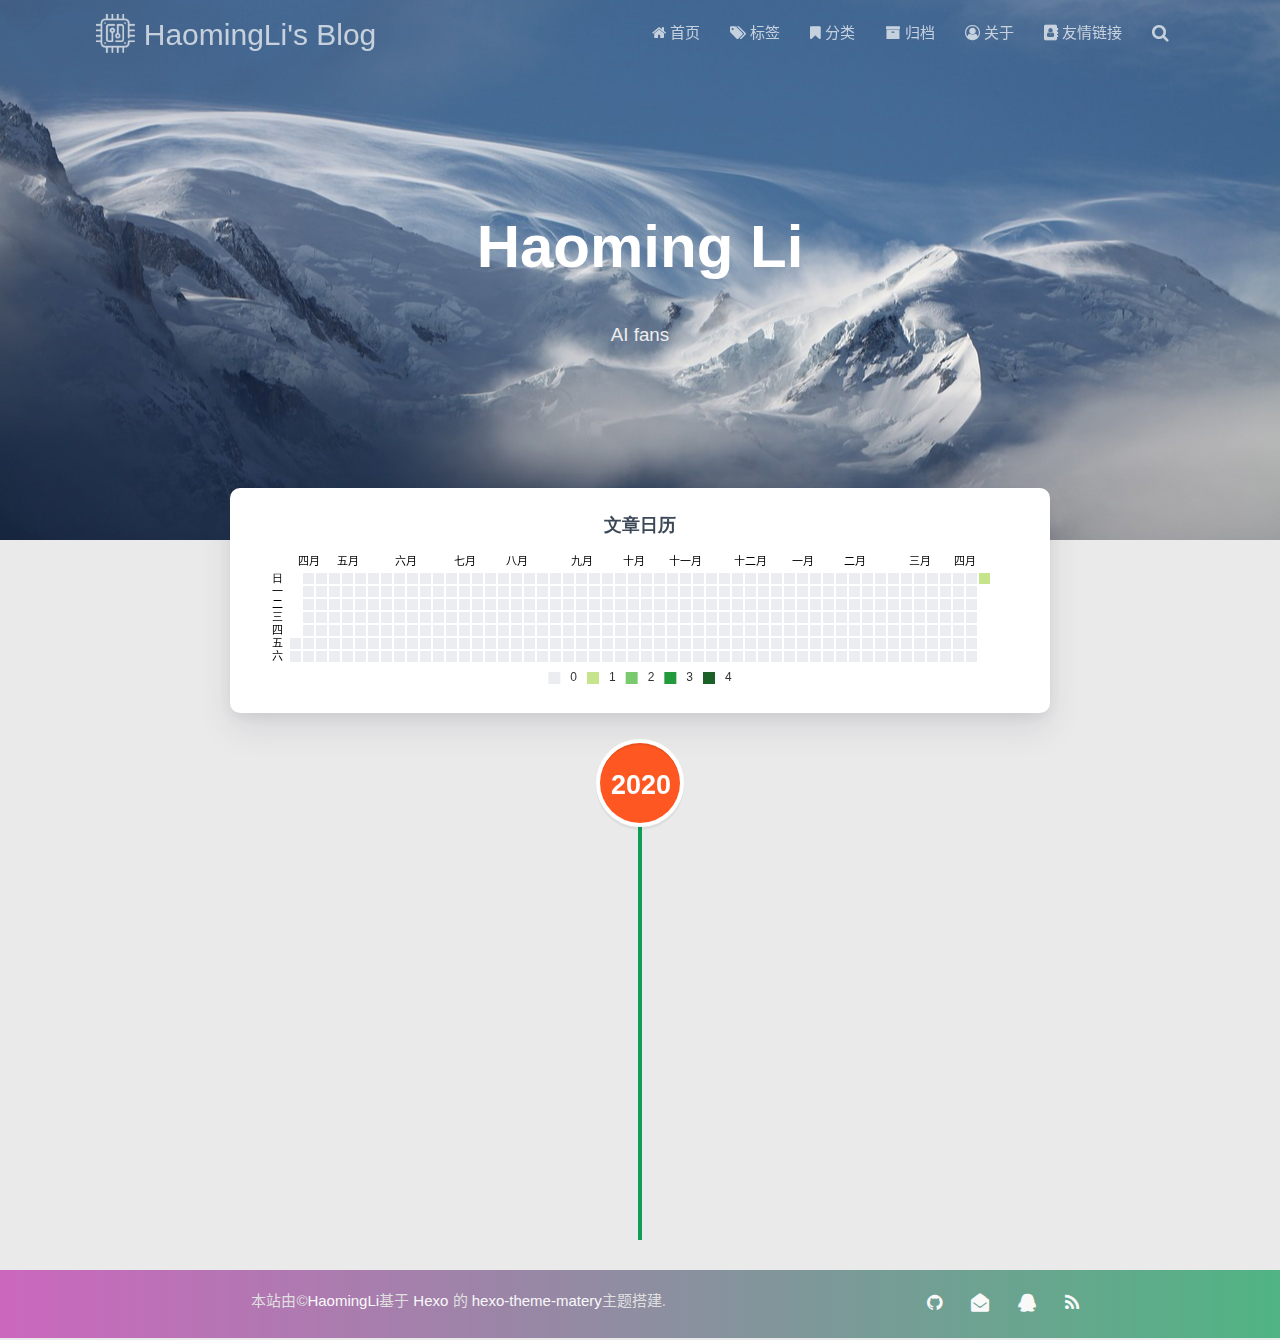
<file: archives/2020/index.html>
<!DOCTYPE HTML>
<html lang="zh-CN">


<head><meta name="generator" content="Hexo 3.9.0">
    <meta charset="utf-8">
    <meta name="keywords" content="归档: 2020, HaomingLi&#39;s Blog">
    <meta name="description" content="归档: 2020 | HaomingLi&#39;s Blog">
    <meta http-equiv="X-UA-Compatible" content="IE=edge">
    <meta name="viewport" content="width=device-width, initial-scale=1.0, user-scalable=no">
    <meta name="renderer" content="webkit|ie-stand|ie-comp">
    <meta name="mobile-web-app-capable" content="yes">
    <meta name="format-detection" content="telephone=no">
    <meta name="apple-mobile-web-app-capable" content="yes">
    <meta name="apple-mobile-web-app-status-bar-style" content="black-translucent">
    <title>归档: 2020 | HaomingLi&#39;s Blog</title>
    <link rel="icon" type="image/png" href="/favicon.png">

    <link rel="stylesheet" type="text/css" href="/libs/awesome/css/font-awesome.min.css">
    <link rel="stylesheet" type="text/css" href="/libs/materialize/materialize.min.css">
    <link rel="stylesheet" type="text/css" href="/libs/aos/aos.css">
    <link rel="stylesheet" type="text/css" href="/libs/animate/animate.min.css">
    <link rel="stylesheet" type="text/css" href="/libs/lightGallery/css/lightgallery.min.css">
    <link rel="stylesheet" type="text/css" href="/css/matery.css">
    <link rel="stylesheet" type="text/css" href="/css/my.css">
    <style type="text/css">
        
    </style>

    <script src="/libs/jquery/jquery-2.2.0.min.js"></script>
<link rel="stylesheet" href="/css/prism-tomorrow.css" type="text/css"></head>


<body>

<header class="navbar-fixed">
    <nav id="headNav" class="bg-color nav-transparent">
        <div id="navContainer" class="nav-wrapper container">
            <div class="brand-logo">
                <a href="/" class="waves-effect waves-light">
                    
                    <img src="/medias/logo.png" class="logo-img" alt="LOGO">
                    
                    <span class="logo-span">HaomingLi's Blog</span>
                </a>
            </div>
            

<a href="#" data-target="mobile-nav" class="sidenav-trigger button-collapse"><i class="fa fa-navicon"></i></a>
<ul class="right">
    
    <li class="hide-on-med-and-down">
        <a href="/" class="waves-effect waves-light">
            
            <i class="fa fa-home"></i>
            
            <span>首页</span>
        </a>
    </li>
    
    <li class="hide-on-med-and-down">
        <a href="/tags" class="waves-effect waves-light">
            
            <i class="fa fa-tags"></i>
            
            <span>标签</span>
        </a>
    </li>
    
    <li class="hide-on-med-and-down">
        <a href="/categories" class="waves-effect waves-light">
            
            <i class="fa fa-bookmark"></i>
            
            <span>分类</span>
        </a>
    </li>
    
    <li class="hide-on-med-and-down">
        <a href="/archives" class="waves-effect waves-light">
            
            <i class="fa fa-archive"></i>
            
            <span>归档</span>
        </a>
    </li>
    
    <li class="hide-on-med-and-down">
        <a href="/about" class="waves-effect waves-light">
            
            <i class="fa fa-user-circle-o"></i>
            
            <span>关于</span>
        </a>
    </li>
    
    <li class="hide-on-med-and-down">
        <a href="/friends" class="waves-effect waves-light">
            
            <i class="fa fa-address-book"></i>
            
            <span>友情链接</span>
        </a>
    </li>
    
    <li>
        <a href="#searchModal" class="modal-trigger waves-effect waves-light">
            <i id="searchIcon" class="fa fa-search" title="搜索"></i>
        </a>
    </li>
</ul>

<div id="mobile-nav" class="side-nav sidenav">

    <div class="mobile-head bg-color">
        
        <img src="/medias/logo.png" class="logo-img circle responsive-img">
        
        <div class="logo-name">HaomingLi's Blog</div>
        <div class="logo-desc">
            
            AI fans
            
        </div>
    </div>

    

    <ul class="menu-list mobile-menu-list">
        
        <li>
            <a href="/" class="waves-effect waves-light">
                
                <i class="fa fa-fw fa-home"></i>
                
                首页
            </a>
        </li>
        
        <li>
            <a href="/tags" class="waves-effect waves-light">
                
                <i class="fa fa-fw fa-tags"></i>
                
                标签
            </a>
        </li>
        
        <li>
            <a href="/categories" class="waves-effect waves-light">
                
                <i class="fa fa-fw fa-bookmark"></i>
                
                分类
            </a>
        </li>
        
        <li>
            <a href="/archives" class="waves-effect waves-light">
                
                <i class="fa fa-fw fa-archive"></i>
                
                归档
            </a>
        </li>
        
        <li>
            <a href="/about" class="waves-effect waves-light">
                
                <i class="fa fa-fw fa-user-circle-o"></i>
                
                关于
            </a>
        </li>
        
        <li>
            <a href="/friends" class="waves-effect waves-light">
                
                <i class="fa fa-fw fa-address-book"></i>
                
                友情链接
            </a>
        </li>
        
        
        <li><div class="divider"></div></li>
        <li>
            <a href="https://github.com/kevenlee229" class="waves-effect waves-light" target="_blank">
                <i class="fa fa-github-square fa-fw"></i>Fork Me
            </a>
        </li>
        
    </ul>
</div>

        </div>

        
            <style>
    .nav-transparent .github-corner {
        display: none !important;
    }

    .github-corner {
        position: absolute;
        z-index: 10;
        top: 0;
        right: 0;
        border: 0;
        transform: scale(1.1);
    }

    .github-corner svg {
        color: #0f9d58;
        fill: #fff;
        height: 64px;
        width: 64px;
    }

    .github-corner:hover .octo-arm {
        animation: a 0.56s ease-in-out;
    }

    .github-corner .octo-arm {
        animation: none;
    }

    @keyframes a {
        0%,
        to {
            transform: rotate(0);
        }
        20%,
        60% {
            transform: rotate(-25deg);
        }
        40%,
        80% {
            transform: rotate(10deg);
        }
    }
</style>

<a href="https://github.com/kevenlee229" class="github-corner tooltipped hide-on-med-and-down" target="_blank"
   data-tooltip="Fork Me" data-position="left" data-delay="50">
    <svg viewBox="0 0 250 250" aria-hidden="true">
        <path d="M0,0 L115,115 L130,115 L142,142 L250,250 L250,0 Z"></path>
        <path d="M128.3,109.0 C113.8,99.7 119.0,89.6 119.0,89.6 C122.0,82.7 120.5,78.6 120.5,78.6 C119.2,72.0 123.4,76.3 123.4,76.3 C127.3,80.9 125.5,87.3 125.5,87.3 C122.9,97.6 130.6,101.9 134.4,103.2"
              fill="currentColor" style="transform-origin: 130px 106px;" class="octo-arm"></path>
        <path d="M115.0,115.0 C114.9,115.1 118.7,116.5 119.8,115.4 L133.7,101.6 C136.9,99.2 139.9,98.4 142.2,98.6 C133.8,88.0 127.5,74.4 143.8,58.0 C148.5,53.4 154.0,51.2 159.7,51.0 C160.3,49.4 163.2,43.6 171.4,40.1 C171.4,40.1 176.1,42.5 178.8,56.2 C183.1,58.6 187.2,61.8 190.9,65.4 C194.5,69.0 197.7,73.2 200.1,77.6 C213.8,80.2 216.3,84.9 216.3,84.9 C212.7,93.1 206.9,96.0 205.4,96.6 C205.1,102.4 203.0,107.8 198.3,112.5 C181.9,128.9 168.3,122.5 157.7,114.1 C157.9,116.9 156.7,120.9 152.7,124.9 L141.0,136.5 C139.8,137.7 141.6,141.9 141.8,141.8 Z"
              fill="currentColor" class="octo-body"></path>
    </svg>
</a>

        
    </nav>

</header>

<div class="bg-cover pd-header about-cover">
    <div class="container">
    <div class="row">
    <div class="col s10 offset-s1 m8 offset-m2 l8 offset-l2">
        <div class="brand">
            <div class="title center-align">
                
                    Haoming Li
                
            </div>

            <div class="description center-align">
                
                    AI fans
                
            </div>
        </div>
    </div>
</div>
<script>
// 每天切换 banner 图.  Switch banner image every day.
$('.bg-cover').css('background-image', 'url(/medias/banner/' + new Date().getDay() + '.jpg)');
</script>
    </div>
</div>

<main class="content">

    
    <div class="container archive-calendar">
    <div class="card">
        <div id="post-calendar" class="card-content"></div>
    </div>
</div>

<script type="text/javascript" src="/libs/echarts/echarts.min.js"></script>
<script type="text/javascript">
    let myChart = echarts.init(document.getElementById('post-calendar'));

    

    let option = {
        title: {
            top: 0,
            text: '文章日历',
            left: 'center',
            textStyle: {
                color: '#3C4858'
            }
        },
        tooltip: {
            padding: 10,
            backgroundColor: '#555',
            borderColor: '#777',
            borderWidth: 1,
            formatter: function (obj) {
                var value = obj.value;
                return '<div style="font-size: 14px;">' + value[0] + '：' + value[1] + '</div>';
            }
        },
        visualMap: {
            show: true,
            showLabel: true,
            categories: [0, 1, 2, 3, 4],
            calculable: true,
            inRange: {
                symbol: 'rect',
                color: ['#ebedf0', '#c6e48b', '#7bc96f', '#239a3b', '#196127']
            },
            itemWidth: 12,
            itemHeight: 12,
            orient: 'horizontal',
            left: 'center',
            bottom: 0
        },
        calendar: [{
            left: 'center',
            range: ["2019-04-19", "2020-04-19"],
            cellSize: [13, 13],
            splitLine: {
                show: false
            },
            itemStyle: {
                borderColor: '#fff',
                borderWidth: 2
            },
            yearLabel: {
                show: false
            },
            monthLabel: {
                nameMap: 'cn',
                fontSize: 11
            },
            dayLabel: {
                formatter: '{start}  1st',
                nameMap: 'cn',
                fontSize: 11
            }
        }],
        series: [{
            type: 'heatmap',
            coordinateSystem: 'calendar',
            calendarIndex: 0,
            data: [["2019-04-19", 0], ["2019-04-20", 0], ["2019-04-21", 0], ["2019-04-22", 0], ["2019-04-23", 0], ["2019-04-24", 0], ["2019-04-25", 0], ["2019-04-26", 0], ["2019-04-27", 0], ["2019-04-28", 0], ["2019-04-29", 0], ["2019-04-30", 0], ["2019-05-01", 0], ["2019-05-02", 0], ["2019-05-03", 0], ["2019-05-04", 0], ["2019-05-05", 0], ["2019-05-06", 0], ["2019-05-07", 0], ["2019-05-08", 0], ["2019-05-09", 0], ["2019-05-10", 0], ["2019-05-11", 0], ["2019-05-12", 0], ["2019-05-13", 0], ["2019-05-14", 0], ["2019-05-15", 0], ["2019-05-16", 0], ["2019-05-17", 0], ["2019-05-18", 0], ["2019-05-19", 0], ["2019-05-20", 0], ["2019-05-21", 0], ["2019-05-22", 0], ["2019-05-23", 0], ["2019-05-24", 0], ["2019-05-25", 0], ["2019-05-26", 0], ["2019-05-27", 0], ["2019-05-28", 0], ["2019-05-29", 0], ["2019-05-30", 0], ["2019-05-31", 0], ["2019-06-01", 0], ["2019-06-02", 0], ["2019-06-03", 0], ["2019-06-04", 0], ["2019-06-05", 0], ["2019-06-06", 0], ["2019-06-07", 0], ["2019-06-08", 0], ["2019-06-09", 0], ["2019-06-10", 0], ["2019-06-11", 0], ["2019-06-12", 0], ["2019-06-13", 0], ["2019-06-14", 0], ["2019-06-15", 0], ["2019-06-16", 0], ["2019-06-17", 0], ["2019-06-18", 0], ["2019-06-19", 0], ["2019-06-20", 0], ["2019-06-21", 0], ["2019-06-22", 0], ["2019-06-23", 0], ["2019-06-24", 0], ["2019-06-25", 0], ["2019-06-26", 0], ["2019-06-27", 0], ["2019-06-28", 0], ["2019-06-29", 0], ["2019-06-30", 0], ["2019-07-01", 0], ["2019-07-02", 0], ["2019-07-03", 0], ["2019-07-04", 0], ["2019-07-05", 0], ["2019-07-06", 0], ["2019-07-07", 0], ["2019-07-08", 0], ["2019-07-09", 0], ["2019-07-10", 0], ["2019-07-11", 0], ["2019-07-12", 0], ["2019-07-13", 0], ["2019-07-14", 0], ["2019-07-15", 0], ["2019-07-16", 0], ["2019-07-17", 0], ["2019-07-18", 0], ["2019-07-19", 0], ["2019-07-20", 0], ["2019-07-21", 0], ["2019-07-22", 0], ["2019-07-23", 0], ["2019-07-24", 0], ["2019-07-25", 0], ["2019-07-26", 0], ["2019-07-27", 0], ["2019-07-28", 0], ["2019-07-29", 0], ["2019-07-30", 0], ["2019-07-31", 0], ["2019-08-01", 0], ["2019-08-02", 0], ["2019-08-03", 0], ["2019-08-04", 0], ["2019-08-05", 0], ["2019-08-06", 0], ["2019-08-07", 0], ["2019-08-08", 0], ["2019-08-09", 0], ["2019-08-10", 0], ["2019-08-11", 0], ["2019-08-12", 0], ["2019-08-13", 0], ["2019-08-14", 0], ["2019-08-15", 0], ["2019-08-16", 0], ["2019-08-17", 0], ["2019-08-18", 0], ["2019-08-19", 0], ["2019-08-20", 0], ["2019-08-21", 0], ["2019-08-22", 0], ["2019-08-23", 0], ["2019-08-24", 0], ["2019-08-25", 0], ["2019-08-26", 0], ["2019-08-27", 0], ["2019-08-28", 0], ["2019-08-29", 0], ["2019-08-30", 0], ["2019-08-31", 0], ["2019-09-01", 0], ["2019-09-02", 0], ["2019-09-03", 0], ["2019-09-04", 0], ["2019-09-05", 0], ["2019-09-06", 0], ["2019-09-07", 0], ["2019-09-08", 0], ["2019-09-09", 0], ["2019-09-10", 0], ["2019-09-11", 0], ["2019-09-12", 0], ["2019-09-13", 0], ["2019-09-14", 0], ["2019-09-15", 0], ["2019-09-16", 0], ["2019-09-17", 0], ["2019-09-18", 0], ["2019-09-19", 0], ["2019-09-20", 0], ["2019-09-21", 0], ["2019-09-22", 0], ["2019-09-23", 0], ["2019-09-24", 0], ["2019-09-25", 0], ["2019-09-26", 0], ["2019-09-27", 0], ["2019-09-28", 0], ["2019-09-29", 0], ["2019-09-30", 0], ["2019-10-01", 0], ["2019-10-02", 0], ["2019-10-03", 0], ["2019-10-04", 0], ["2019-10-05", 0], ["2019-10-06", 0], ["2019-10-07", 0], ["2019-10-08", 0], ["2019-10-09", 0], ["2019-10-10", 0], ["2019-10-11", 0], ["2019-10-12", 0], ["2019-10-13", 0], ["2019-10-14", 0], ["2019-10-15", 0], ["2019-10-16", 0], ["2019-10-17", 0], ["2019-10-18", 0], ["2019-10-19", 0], ["2019-10-20", 0], ["2019-10-21", 0], ["2019-10-22", 0], ["2019-10-23", 0], ["2019-10-24", 0], ["2019-10-25", 0], ["2019-10-26", 0], ["2019-10-27", 0], ["2019-10-28", 0], ["2019-10-29", 0], ["2019-10-30", 0], ["2019-10-31", 0], ["2019-11-01", 0], ["2019-11-02", 0], ["2019-11-03", 0], ["2019-11-04", 0], ["2019-11-05", 0], ["2019-11-06", 0], ["2019-11-07", 0], ["2019-11-08", 0], ["2019-11-09", 0], ["2019-11-10", 0], ["2019-11-11", 0], ["2019-11-12", 0], ["2019-11-13", 0], ["2019-11-14", 0], ["2019-11-15", 0], ["2019-11-16", 0], ["2019-11-17", 0], ["2019-11-18", 0], ["2019-11-19", 0], ["2019-11-20", 0], ["2019-11-21", 0], ["2019-11-22", 0], ["2019-11-23", 0], ["2019-11-24", 0], ["2019-11-25", 0], ["2019-11-26", 0], ["2019-11-27", 0], ["2019-11-28", 0], ["2019-11-29", 0], ["2019-11-30", 0], ["2019-12-01", 0], ["2019-12-02", 0], ["2019-12-03", 0], ["2019-12-04", 0], ["2019-12-05", 0], ["2019-12-06", 0], ["2019-12-07", 0], ["2019-12-08", 0], ["2019-12-09", 0], ["2019-12-10", 0], ["2019-12-11", 0], ["2019-12-12", 0], ["2019-12-13", 0], ["2019-12-14", 0], ["2019-12-15", 0], ["2019-12-16", 0], ["2019-12-17", 0], ["2019-12-18", 0], ["2019-12-19", 0], ["2019-12-20", 0], ["2019-12-21", 0], ["2019-12-22", 0], ["2019-12-23", 0], ["2019-12-24", 0], ["2019-12-25", 0], ["2019-12-26", 0], ["2019-12-27", 0], ["2019-12-28", 0], ["2019-12-29", 0], ["2019-12-30", 0], ["2019-12-31", 0], ["2020-01-01", 0], ["2020-01-02", 0], ["2020-01-03", 0], ["2020-01-04", 0], ["2020-01-05", 0], ["2020-01-06", 0], ["2020-01-07", 0], ["2020-01-08", 0], ["2020-01-09", 0], ["2020-01-10", 0], ["2020-01-11", 0], ["2020-01-12", 0], ["2020-01-13", 0], ["2020-01-14", 0], ["2020-01-15", 0], ["2020-01-16", 0], ["2020-01-17", 0], ["2020-01-18", 0], ["2020-01-19", 0], ["2020-01-20", 0], ["2020-01-21", 0], ["2020-01-22", 0], ["2020-01-23", 0], ["2020-01-24", 0], ["2020-01-25", 0], ["2020-01-26", 0], ["2020-01-27", 0], ["2020-01-28", 0], ["2020-01-29", 0], ["2020-01-30", 0], ["2020-01-31", 0], ["2020-02-01", 0], ["2020-02-02", 0], ["2020-02-03", 0], ["2020-02-04", 0], ["2020-02-05", 0], ["2020-02-06", 0], ["2020-02-07", 0], ["2020-02-08", 0], ["2020-02-09", 0], ["2020-02-10", 0], ["2020-02-11", 0], ["2020-02-12", 0], ["2020-02-13", 0], ["2020-02-14", 0], ["2020-02-15", 0], ["2020-02-16", 0], ["2020-02-17", 0], ["2020-02-18", 0], ["2020-02-19", 0], ["2020-02-20", 0], ["2020-02-21", 0], ["2020-02-22", 0], ["2020-02-23", 0], ["2020-02-24", 0], ["2020-02-25", 0], ["2020-02-26", 0], ["2020-02-27", 0], ["2020-02-28", 0], ["2020-02-29", 0], ["2020-03-01", 0], ["2020-03-02", 0], ["2020-03-03", 0], ["2020-03-04", 0], ["2020-03-05", 0], ["2020-03-06", 0], ["2020-03-07", 0], ["2020-03-08", 0], ["2020-03-09", 0], ["2020-03-10", 0], ["2020-03-11", 0], ["2020-03-12", 0], ["2020-03-13", 0], ["2020-03-14", 0], ["2020-03-15", 0], ["2020-03-16", 0], ["2020-03-17", 0], ["2020-03-18", 0], ["2020-03-19", 0], ["2020-03-20", 0], ["2020-03-21", 0], ["2020-03-22", 0], ["2020-03-23", 0], ["2020-03-24", 0], ["2020-03-25", 0], ["2020-03-26", 0], ["2020-03-27", 0], ["2020-03-28", 0], ["2020-03-29", 0], ["2020-03-30", 0], ["2020-03-31", 0], ["2020-04-01", 0], ["2020-04-02", 0], ["2020-04-03", 0], ["2020-04-04", 0], ["2020-04-05", 0], ["2020-04-06", 0], ["2020-04-07", 0], ["2020-04-08", 0], ["2020-04-09", 0], ["2020-04-10", 0], ["2020-04-11", 0], ["2020-04-12", 0], ["2020-04-13", 0], ["2020-04-14", 0], ["2020-04-15", 0], ["2020-04-16", 0], ["2020-04-17", 0], ["2020-04-18", 0], ["2020-04-19", 1]]
        }]

    };

    myChart.setOption(option);
</script>
    

    

    <div id="cd-timeline" class="container">
        
        <div class="cd-timeline-block">

            
            
            
            <div class="cd-timeline-img year" data-aos="zoom-in-up">
                <a href="/archives/2020">2020</a>
            </div>
            

            
            
            
            <div class="cd-timeline-img month" data-aos="zoom-in-up">
                <a href="/archives/2020/04">04</a>
            </div>
            

            
            <div class="cd-timeline-img day" data-aos="zoom-in-up">
                <span>19</span>
            </div>
            <article class="cd-timeline-content" data-aos="fade-up">
                <div class="article col s12 m6">
                    <div class="card">
                        <a href="/2020/04/19/index/">
                            <div class="card-image">
                                
                                
                                <img src="/medias/featureimages/0.jpg" class="responsive-img" alt="">
                                
                                <span class="card-title"></span>
                            </div>
                        </a>
                        <div class="card-content article-content">
                            <div class="summary block-with-text">
                                
                                    
                                
                            </div>
                            <div class="publish-info">
                                <span class="publish-date">
                                    <i class="fa fa-clock-o fa-fw icon-date"></i>2020-04-19
                                </span>
                                <span class="publish-author">
                                    
                                    <i class="fa fa-user fa-fw"></i>
                                    Haoming Li
                                    
                                </span>
                            </div>
                        </div>

                        
                    </div>
                </div>
            </article>
        </div>
        
    </div>

</main>


<footer class="page-footer bg-color">
    <div class="container row center-align">
        <div class="col s12 m8 l8 copy-right">
            本站由&copy;<a href="https://kevenlee229.github.io/" target="_blank">HaomingLi</a>基于
            <a href="https://hexo.io/" target="_blank">Hexo</a> 的
            <a href="https://github.com/blinkfox/hexo-theme-matery" target="_blank">hexo-theme-matery</a>主题搭建.

			
			
        </div>
        <div class="col s12 m4 l4 social-link ">
    <a href="https://github.com/KevenLee229" class="tooltipped" target="_blank" data-tooltip="访问我的GitHub" data-position="top" data-delay="50">
        <i class="fa fa-github"></i>
    </a>



    <a href="mailto:kevenlee229@gmail.com" class="tooltipped" target="_blank" data-tooltip="邮件联系我" data-position="top" data-delay="50">
        <i class="fa fa-envelope-open"></i>
    </a>



    <a href="tencent://AddContact/?fromId=50&fromSubId=1&subcmd=all&uin=157787184" class="tooltipped" data-tooltip="QQ联系我: 157787184" data-position="top" data-delay="50">
        <i class="fa fa-qq"></i>
    </a>



    <a href="/atom.xml" class="tooltipped" target="_blank" data-tooltip="RSS 订阅" data-position="top" data-delay="50">
        <i class="fa fa-rss"></i>
    </a>

</div>
    </div>
</footer>

<div class="progress-bar"></div>


<!-- 搜索遮罩框 -->
<div id="searchModal" class="modal">
    <div class="modal-content">
        <div class="search-header">
            <span class="title"><i class="fa fa-search"></i>&nbsp;&nbsp;搜索</span>
            <input type="search" id="searchInput" name="s" placeholder="请输入搜索的关键字"
                   class="search-input">
        </div>
        <div id="searchResult"></div>
    </div>
</div>

<script src="/js/search.js"></script>
<script type="text/javascript">
$(function () {
    searchFunc("/" + "search.xml", 'searchInput', 'searchResult');
});
</script>
<!-- 回到顶部按钮 -->
<div id="backTop" class="top-scroll">
    <a class="btn-floating btn-large waves-effect waves-light" href="#!">
        <i class="fa fa-angle-up"></i>
    </a>
</div>


<script src="/libs/materialize/materialize.min.js"></script>
<script src="/libs/masonry/masonry.pkgd.min.js"></script>
<script src="/libs/aos/aos.js"></script>
<script src="/libs/scrollprogress/scrollProgress.min.js"></script>
<script src="/libs/lightGallery/js/lightgallery-all.min.js"></script>
<script src="/js/matery.js"></script>

<!-- Global site tag (gtag.js) - Google Analytics -->



    <script src="/libs/others/clicklove.js"></script>



</body>
</html>
</file>
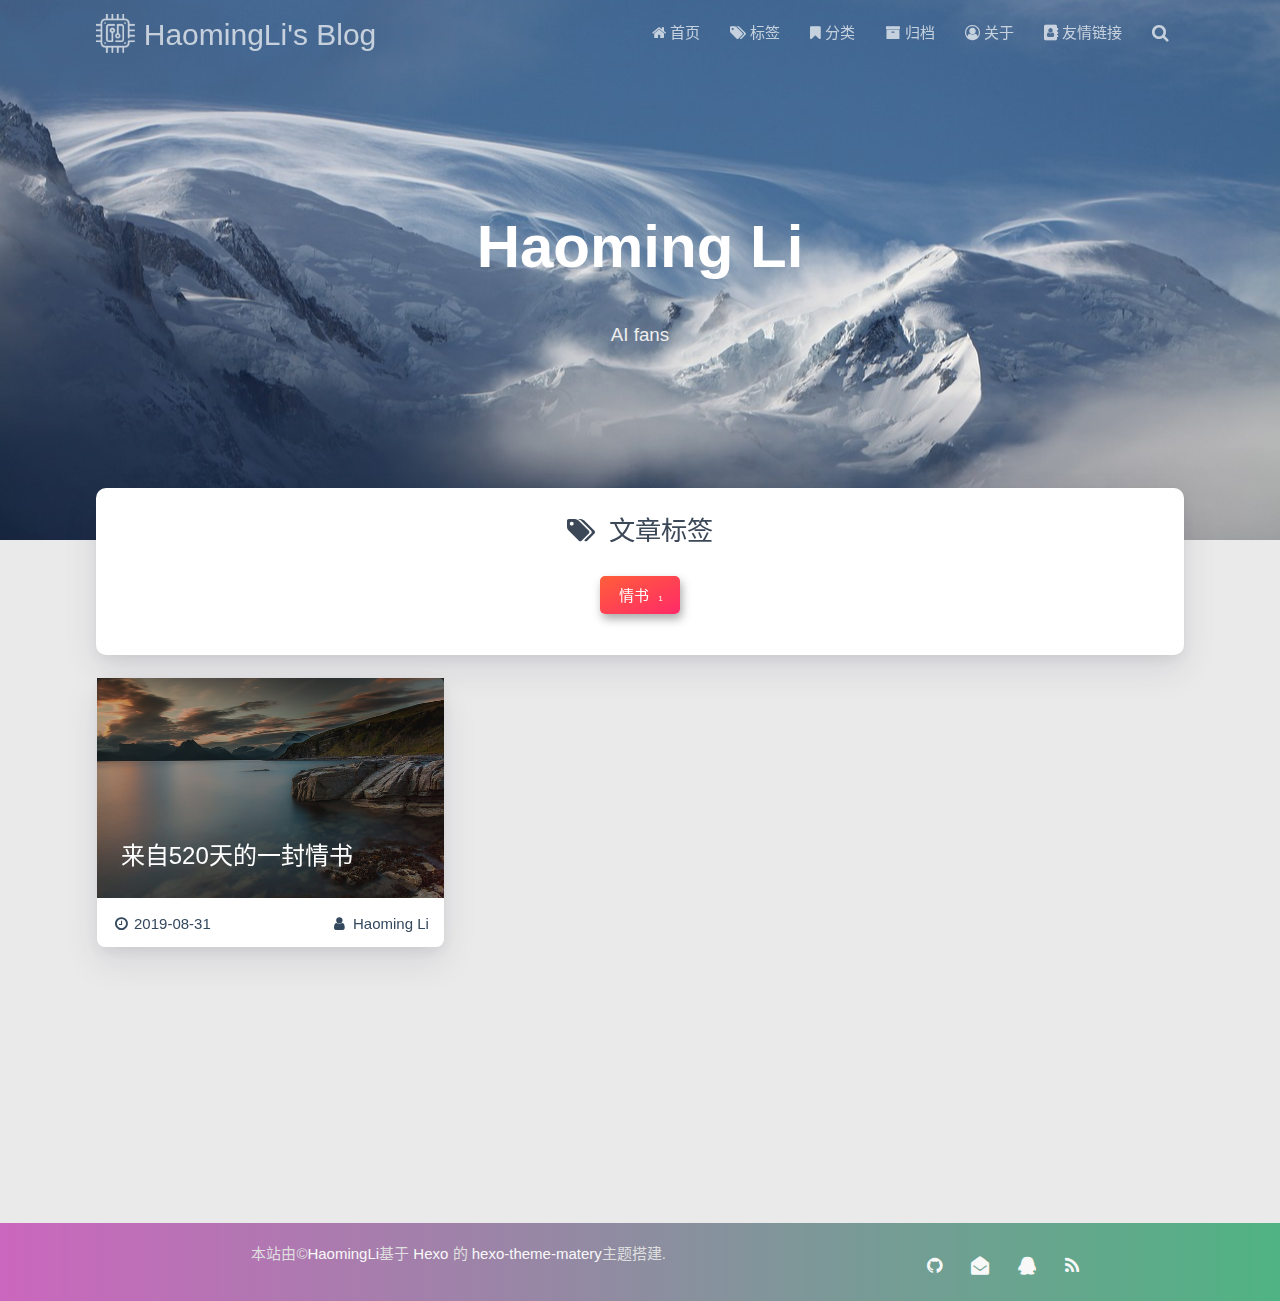
<file: tags/情书/index.html>
<!DOCTYPE HTML>
<html lang="zh-CN">


<head><meta name="generator" content="Hexo 3.9.0">
    <meta charset="utf-8">
    <meta name="keywords" content="标签: 情书, HaomingLi&#39;s Blog">
    <meta name="description" content="标签: 情书 | HaomingLi&#39;s Blog">
    <meta http-equiv="X-UA-Compatible" content="IE=edge">
    <meta name="viewport" content="width=device-width, initial-scale=1.0, user-scalable=no">
    <meta name="renderer" content="webkit|ie-stand|ie-comp">
    <meta name="mobile-web-app-capable" content="yes">
    <meta name="format-detection" content="telephone=no">
    <meta name="apple-mobile-web-app-capable" content="yes">
    <meta name="apple-mobile-web-app-status-bar-style" content="black-translucent">
    <title>标签: 情书 | HaomingLi&#39;s Blog</title>
    <link rel="icon" type="image/png" href="/favicon.png">

    <link rel="stylesheet" type="text/css" href="/libs/awesome/css/font-awesome.min.css">
    <link rel="stylesheet" type="text/css" href="/libs/materialize/materialize.min.css">
    <link rel="stylesheet" type="text/css" href="/libs/aos/aos.css">
    <link rel="stylesheet" type="text/css" href="/libs/animate/animate.min.css">
    <link rel="stylesheet" type="text/css" href="/libs/lightGallery/css/lightgallery.min.css">
    <link rel="stylesheet" type="text/css" href="/css/matery.css">
    <link rel="stylesheet" type="text/css" href="/css/my.css">
    <style type="text/css">
        
    </style>

    <script src="/libs/jquery/jquery-2.2.0.min.js"></script>
<link rel="stylesheet" href="/css/prism-tomorrow.css" type="text/css"></head>


<body>

<header class="navbar-fixed">
    <nav id="headNav" class="bg-color nav-transparent">
        <div id="navContainer" class="nav-wrapper container">
            <div class="brand-logo">
                <a href="/" class="waves-effect waves-light">
                    
                    <img src="/medias/logo.png" class="logo-img" alt="LOGO">
                    
                    <span class="logo-span">HaomingLi's Blog</span>
                </a>
            </div>
            

<a href="#" data-target="mobile-nav" class="sidenav-trigger button-collapse"><i class="fa fa-navicon"></i></a>
<ul class="right">
    
    <li class="hide-on-med-and-down">
        <a href="/" class="waves-effect waves-light">
            
            <i class="fa fa-home"></i>
            
            <span>首页</span>
        </a>
    </li>
    
    <li class="hide-on-med-and-down">
        <a href="/tags" class="waves-effect waves-light">
            
            <i class="fa fa-tags"></i>
            
            <span>标签</span>
        </a>
    </li>
    
    <li class="hide-on-med-and-down">
        <a href="/categories" class="waves-effect waves-light">
            
            <i class="fa fa-bookmark"></i>
            
            <span>分类</span>
        </a>
    </li>
    
    <li class="hide-on-med-and-down">
        <a href="/archives" class="waves-effect waves-light">
            
            <i class="fa fa-archive"></i>
            
            <span>归档</span>
        </a>
    </li>
    
    <li class="hide-on-med-and-down">
        <a href="/about" class="waves-effect waves-light">
            
            <i class="fa fa-user-circle-o"></i>
            
            <span>关于</span>
        </a>
    </li>
    
    <li class="hide-on-med-and-down">
        <a href="/friends" class="waves-effect waves-light">
            
            <i class="fa fa-address-book"></i>
            
            <span>友情链接</span>
        </a>
    </li>
    
    <li>
        <a href="#searchModal" class="modal-trigger waves-effect waves-light">
            <i id="searchIcon" class="fa fa-search" title="搜索"></i>
        </a>
    </li>
</ul>

<div id="mobile-nav" class="side-nav sidenav">

    <div class="mobile-head bg-color">
        
        <img src="/medias/logo.png" class="logo-img circle responsive-img">
        
        <div class="logo-name">HaomingLi's Blog</div>
        <div class="logo-desc">
            
            AI fans
            
        </div>
    </div>

    

    <ul class="menu-list mobile-menu-list">
        
        <li>
            <a href="/" class="waves-effect waves-light">
                
                <i class="fa fa-fw fa-home"></i>
                
                首页
            </a>
        </li>
        
        <li>
            <a href="/tags" class="waves-effect waves-light">
                
                <i class="fa fa-fw fa-tags"></i>
                
                标签
            </a>
        </li>
        
        <li>
            <a href="/categories" class="waves-effect waves-light">
                
                <i class="fa fa-fw fa-bookmark"></i>
                
                分类
            </a>
        </li>
        
        <li>
            <a href="/archives" class="waves-effect waves-light">
                
                <i class="fa fa-fw fa-archive"></i>
                
                归档
            </a>
        </li>
        
        <li>
            <a href="/about" class="waves-effect waves-light">
                
                <i class="fa fa-fw fa-user-circle-o"></i>
                
                关于
            </a>
        </li>
        
        <li>
            <a href="/friends" class="waves-effect waves-light">
                
                <i class="fa fa-fw fa-address-book"></i>
                
                友情链接
            </a>
        </li>
        
        
        <li><div class="divider"></div></li>
        <li>
            <a href="https://github.com/blinkfox/hexo-theme-matery" class="waves-effect waves-light" target="_blank">
                <i class="fa fa-github-square fa-fw"></i>Fork Me
            </a>
        </li>
        
    </ul>
</div>

        </div>

        
            <style>
    .nav-transparent .github-corner {
        display: none !important;
    }

    .github-corner {
        position: absolute;
        z-index: 10;
        top: 0;
        right: 0;
        border: 0;
        transform: scale(1.1);
    }

    .github-corner svg {
        color: #0f9d58;
        fill: #fff;
        height: 64px;
        width: 64px;
    }

    .github-corner:hover .octo-arm {
        animation: a 0.56s ease-in-out;
    }

    .github-corner .octo-arm {
        animation: none;
    }

    @keyframes a {
        0%,
        to {
            transform: rotate(0);
        }
        20%,
        60% {
            transform: rotate(-25deg);
        }
        40%,
        80% {
            transform: rotate(10deg);
        }
    }
</style>

<a href="https://github.com/blinkfox/hexo-theme-matery" class="github-corner tooltipped hide-on-med-and-down" target="_blank"
   data-tooltip="Fork Me" data-position="left" data-delay="50">
    <svg viewBox="0 0 250 250" aria-hidden="true">
        <path d="M0,0 L115,115 L130,115 L142,142 L250,250 L250,0 Z"></path>
        <path d="M128.3,109.0 C113.8,99.7 119.0,89.6 119.0,89.6 C122.0,82.7 120.5,78.6 120.5,78.6 C119.2,72.0 123.4,76.3 123.4,76.3 C127.3,80.9 125.5,87.3 125.5,87.3 C122.9,97.6 130.6,101.9 134.4,103.2"
              fill="currentColor" style="transform-origin: 130px 106px;" class="octo-arm"></path>
        <path d="M115.0,115.0 C114.9,115.1 118.7,116.5 119.8,115.4 L133.7,101.6 C136.9,99.2 139.9,98.4 142.2,98.6 C133.8,88.0 127.5,74.4 143.8,58.0 C148.5,53.4 154.0,51.2 159.7,51.0 C160.3,49.4 163.2,43.6 171.4,40.1 C171.4,40.1 176.1,42.5 178.8,56.2 C183.1,58.6 187.2,61.8 190.9,65.4 C194.5,69.0 197.7,73.2 200.1,77.6 C213.8,80.2 216.3,84.9 216.3,84.9 C212.7,93.1 206.9,96.0 205.4,96.6 C205.1,102.4 203.0,107.8 198.3,112.5 C181.9,128.9 168.3,122.5 157.7,114.1 C157.9,116.9 156.7,120.9 152.7,124.9 L141.0,136.5 C139.8,137.7 141.6,141.9 141.8,141.8 Z"
              fill="currentColor" class="octo-body"></path>
    </svg>
</a>
        
    </nav>

</header>

<div class="bg-cover pd-header about-cover">
    <div class="container">
    <div class="row">
    <div class="col s10 offset-s1 m8 offset-m2 l8 offset-l2">
        <div class="brand">
            <div class="title center-align">
                
                    Haoming Li
                
            </div>

            <div class="description center-align">
                
                    AI fans
                
            </div>
        </div>
    </div>
</div>
<script>
// 每天切换 banner 图.  Switch banner image every day.
$('.bg-cover').css('background-image', 'url(/medias/banner/' + new Date().getDay() + '.jpg)');
</script>
    </div>
</div>

<main class="content">

    

<div id="tags" class="container chip-container">
    <div class="card">
        <div class="card-content">
            <div class="tag-title center-align">
                <i class="fa fa-tags"></i>&nbsp;&nbsp;文章标签
            </div>
            <div class="tag-chips">
                
                
                <a href="/tags/情书/" title="情书: 1">
                    <span class="chip center-align waves-effect waves-light
                             chip-active "
                            data-tagname="情书" style="background-color: #F9EBEA;">情书
                        <span class="tag-length">1</span>
                    </span>
                </a>
                
            </div>
        </div>
    </div>
</div>

    

    <article id="articles" class="container articles">
        <div class="row tags-posts">
            
            
            <div class="article tag-post col s12 m6 l4" data-tags="情书" data-aos="fade-up">
                <div class="card">
                    <a href="/2019/08/31/lai-zi-520-tian-de-yi-feng-qing-shu/">
                        <div class="card-image tag-image">
                            
                            
                            <img src="/medias/featureimages/21.jpg" class="responsive-img" alt="来自520天的一封情书">
                            
                            <span class="card-title">来自520天的一封情书</span>
                        </div>
                    </a>
                    <div class="card-content article-content">
                        <div class="publish-info">
                            <span class="publish-date">
                                <i class="fa fa-clock-o fa-fw icon-date"></i>2019-08-31
                            </span>
                            <span class="publish-author">
                                
                                <i class="fa fa-user fa-fw"></i>
                                Haoming Li
                                
                            </span>
                        </div>
                    </div>
                </div>
            </div>
            
        </div>
    </article>
</main>


<footer class="page-footer bg-color">
    <div class="container row center-align">
        <div class="col s12 m8 l8 copy-right">
            本站由&copy;<a href="https://kevenlee229.github.io/" target="_blank">HaomingLi</a>基于
            <a href="https://hexo.io/" target="_blank">Hexo</a> 的
            <a href="https://github.com/blinkfox/hexo-theme-matery" target="_blank">hexo-theme-matery</a>主题搭建.

			
			
				<br>
				
				<span id="busuanzi_container_site_pv" style='display:none'>
				</span>
                
                
                <span id="busuanzi_container_site_uv" style='display:none'>
                </span>
                
            
        </div>
        <div class="col s12 m4 l4 social-link social-statis">
    <a href="https://github.com/KevenLee229" class="tooltipped" target="_blank" data-tooltip="访问我的GitHub" data-position="top" data-delay="50">
        <i class="fa fa-github"></i>
    </a>



    <a href="mailto:kevenlee229@gmail.com" class="tooltipped" target="_blank" data-tooltip="邮件联系我" data-position="top" data-delay="50">
        <i class="fa fa-envelope-open"></i>
    </a>



    <a href="tencent://AddContact/?fromId=50&fromSubId=1&subcmd=all&uin=157787184" class="tooltipped" data-tooltip="QQ联系我: 157787184" data-position="top" data-delay="50">
        <i class="fa fa-qq"></i>
    </a>



    <a href="/atom.xml" class="tooltipped" target="_blank" data-tooltip="RSS 订阅" data-position="top" data-delay="50">
        <i class="fa fa-rss"></i>
    </a>

</div>
    </div>
</footer>

<div class="progress-bar"></div>


<!-- 搜索遮罩框 -->
<div id="searchModal" class="modal">
    <div class="modal-content">
        <div class="search-header">
            <span class="title"><i class="fa fa-search"></i>&nbsp;&nbsp;搜索</span>
            <input type="search" id="searchInput" name="s" placeholder="请输入搜索的关键字"
                   class="search-input">
        </div>
        <div id="searchResult"></div>
    </div>
</div>

<script src="/js/search.js"></script>
<script type="text/javascript">
$(function () {
    searchFunc("/" + "search.xml", 'searchInput', 'searchResult');
});
</script>
<!-- 回到顶部按钮 -->
<div id="backTop" class="top-scroll">
    <a class="btn-floating btn-large waves-effect waves-light" href="#!">
        <i class="fa fa-angle-up"></i>
    </a>
</div>


<script src="/libs/materialize/materialize.min.js"></script>
<script src="/libs/masonry/masonry.pkgd.min.js"></script>
<script src="/libs/aos/aos.js"></script>
<script src="/libs/scrollprogress/scrollProgress.min.js"></script>
<script src="/libs/lightGallery/js/lightgallery-all.min.js"></script>
<script src="/js/matery.js"></script>

<!-- Global site tag (gtag.js) - Google Analytics -->



    <script src="/libs/others/clicklove.js"></script>


    <script async src="/libs/others/busuanzi.pure.mini.js"></script>


</body>
</html>
</file>
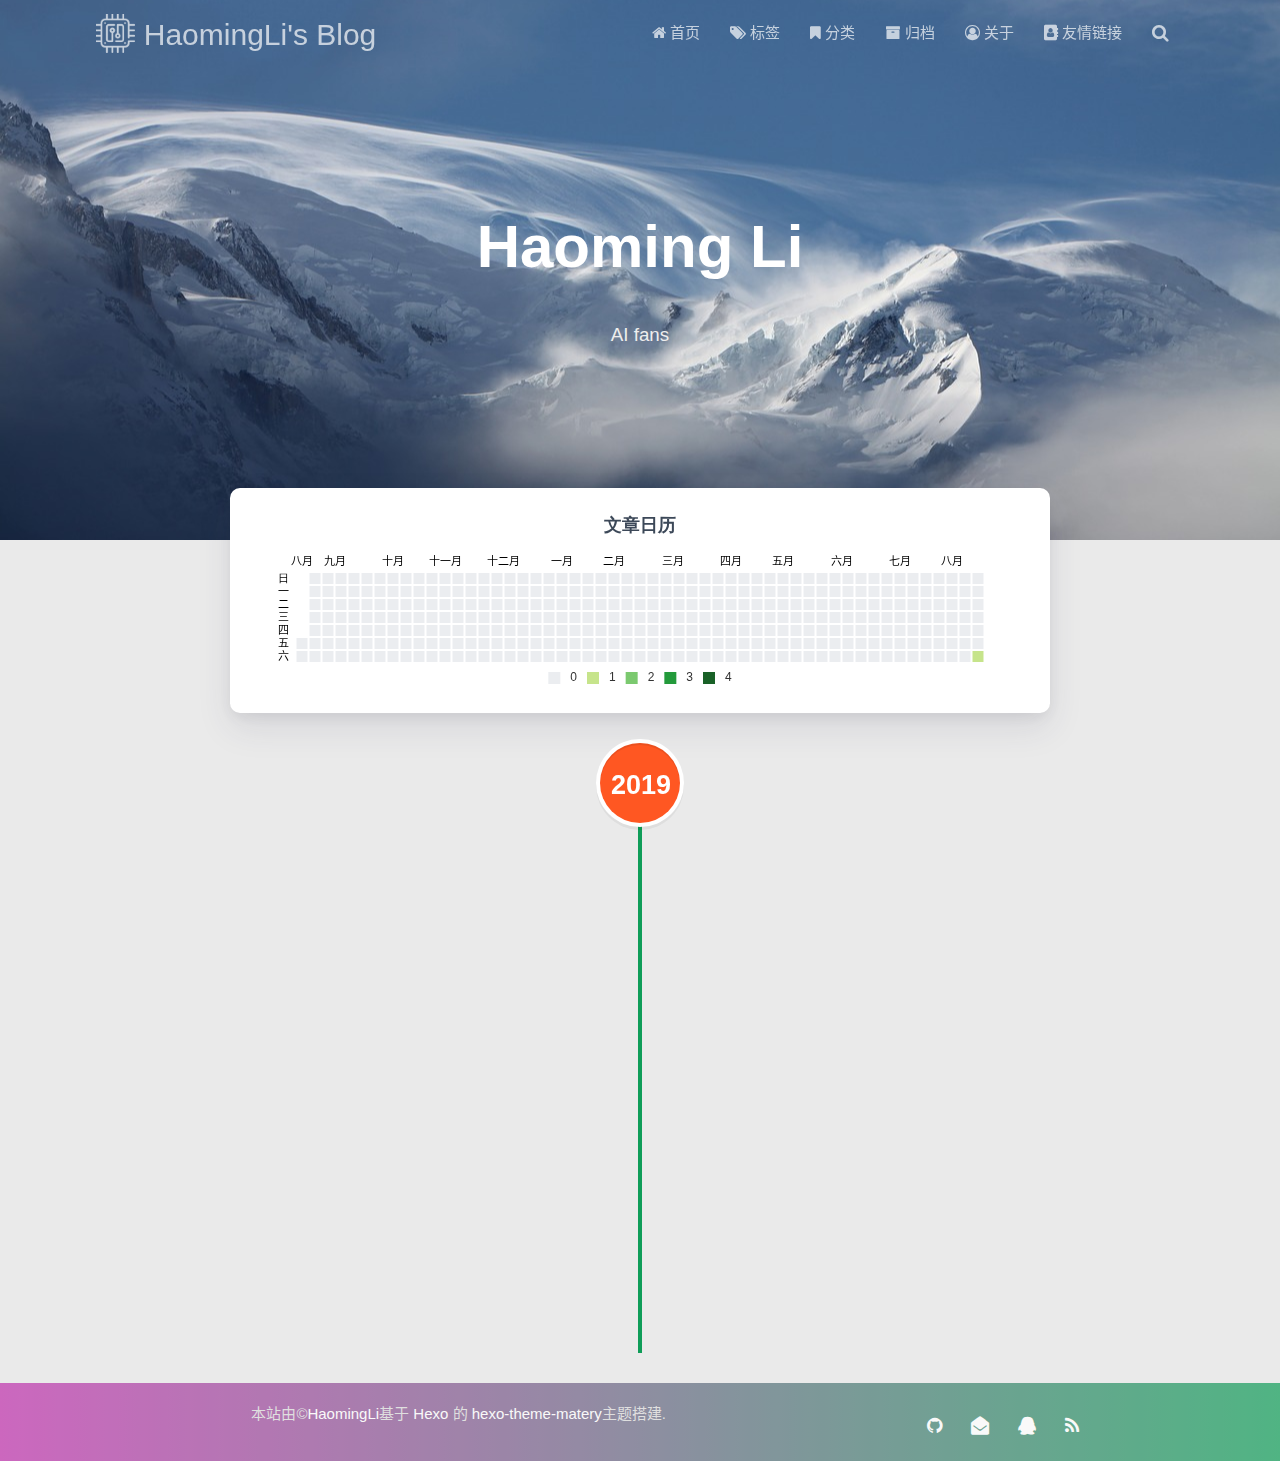
<file: archives/2019/08/index.html>
<!DOCTYPE HTML>
<html lang="zh-CN">


<head><meta name="generator" content="Hexo 3.9.0">
    <meta charset="utf-8">
    <meta name="keywords" content="归档: 2019/8, HaomingLi&#39;s Blog">
    <meta name="description" content="归档: 2019/8 | HaomingLi&#39;s Blog">
    <meta http-equiv="X-UA-Compatible" content="IE=edge">
    <meta name="viewport" content="width=device-width, initial-scale=1.0, user-scalable=no">
    <meta name="renderer" content="webkit|ie-stand|ie-comp">
    <meta name="mobile-web-app-capable" content="yes">
    <meta name="format-detection" content="telephone=no">
    <meta name="apple-mobile-web-app-capable" content="yes">
    <meta name="apple-mobile-web-app-status-bar-style" content="black-translucent">
    <title>归档: 2019/8 | HaomingLi&#39;s Blog</title>
    <link rel="icon" type="image/png" href="/favicon.png">

    <link rel="stylesheet" type="text/css" href="/libs/awesome/css/font-awesome.min.css">
    <link rel="stylesheet" type="text/css" href="/libs/materialize/materialize.min.css">
    <link rel="stylesheet" type="text/css" href="/libs/aos/aos.css">
    <link rel="stylesheet" type="text/css" href="/libs/animate/animate.min.css">
    <link rel="stylesheet" type="text/css" href="/libs/lightGallery/css/lightgallery.min.css">
    <link rel="stylesheet" type="text/css" href="/css/matery.css">
    <link rel="stylesheet" type="text/css" href="/css/my.css">
    <style type="text/css">
        
    </style>

    <script src="/libs/jquery/jquery-2.2.0.min.js"></script>
<link rel="stylesheet" href="/css/prism-tomorrow.css" type="text/css"></head>


<body>

<header class="navbar-fixed">
    <nav id="headNav" class="bg-color nav-transparent">
        <div id="navContainer" class="nav-wrapper container">
            <div class="brand-logo">
                <a href="/" class="waves-effect waves-light">
                    
                    <img src="/medias/logo.png" class="logo-img" alt="LOGO">
                    
                    <span class="logo-span">HaomingLi's Blog</span>
                </a>
            </div>
            

<a href="#" data-target="mobile-nav" class="sidenav-trigger button-collapse"><i class="fa fa-navicon"></i></a>
<ul class="right">
    
    <li class="hide-on-med-and-down">
        <a href="/" class="waves-effect waves-light">
            
            <i class="fa fa-home"></i>
            
            <span>首页</span>
        </a>
    </li>
    
    <li class="hide-on-med-and-down">
        <a href="/tags" class="waves-effect waves-light">
            
            <i class="fa fa-tags"></i>
            
            <span>标签</span>
        </a>
    </li>
    
    <li class="hide-on-med-and-down">
        <a href="/categories" class="waves-effect waves-light">
            
            <i class="fa fa-bookmark"></i>
            
            <span>分类</span>
        </a>
    </li>
    
    <li class="hide-on-med-and-down">
        <a href="/archives" class="waves-effect waves-light">
            
            <i class="fa fa-archive"></i>
            
            <span>归档</span>
        </a>
    </li>
    
    <li class="hide-on-med-and-down">
        <a href="/about" class="waves-effect waves-light">
            
            <i class="fa fa-user-circle-o"></i>
            
            <span>关于</span>
        </a>
    </li>
    
    <li class="hide-on-med-and-down">
        <a href="/friends" class="waves-effect waves-light">
            
            <i class="fa fa-address-book"></i>
            
            <span>友情链接</span>
        </a>
    </li>
    
    <li>
        <a href="#searchModal" class="modal-trigger waves-effect waves-light">
            <i id="searchIcon" class="fa fa-search" title="搜索"></i>
        </a>
    </li>
</ul>

<div id="mobile-nav" class="side-nav sidenav">

    <div class="mobile-head bg-color">
        
        <img src="/medias/logo.png" class="logo-img circle responsive-img">
        
        <div class="logo-name">HaomingLi's Blog</div>
        <div class="logo-desc">
            
            AI fans
            
        </div>
    </div>

    

    <ul class="menu-list mobile-menu-list">
        
        <li>
            <a href="/" class="waves-effect waves-light">
                
                <i class="fa fa-fw fa-home"></i>
                
                首页
            </a>
        </li>
        
        <li>
            <a href="/tags" class="waves-effect waves-light">
                
                <i class="fa fa-fw fa-tags"></i>
                
                标签
            </a>
        </li>
        
        <li>
            <a href="/categories" class="waves-effect waves-light">
                
                <i class="fa fa-fw fa-bookmark"></i>
                
                分类
            </a>
        </li>
        
        <li>
            <a href="/archives" class="waves-effect waves-light">
                
                <i class="fa fa-fw fa-archive"></i>
                
                归档
            </a>
        </li>
        
        <li>
            <a href="/about" class="waves-effect waves-light">
                
                <i class="fa fa-fw fa-user-circle-o"></i>
                
                关于
            </a>
        </li>
        
        <li>
            <a href="/friends" class="waves-effect waves-light">
                
                <i class="fa fa-fw fa-address-book"></i>
                
                友情链接
            </a>
        </li>
        
        
        <li><div class="divider"></div></li>
        <li>
            <a href="https://github.com/blinkfox/hexo-theme-matery" class="waves-effect waves-light" target="_blank">
                <i class="fa fa-github-square fa-fw"></i>Fork Me
            </a>
        </li>
        
    </ul>
</div>

        </div>

        
            <style>
    .nav-transparent .github-corner {
        display: none !important;
    }

    .github-corner {
        position: absolute;
        z-index: 10;
        top: 0;
        right: 0;
        border: 0;
        transform: scale(1.1);
    }

    .github-corner svg {
        color: #0f9d58;
        fill: #fff;
        height: 64px;
        width: 64px;
    }

    .github-corner:hover .octo-arm {
        animation: a 0.56s ease-in-out;
    }

    .github-corner .octo-arm {
        animation: none;
    }

    @keyframes a {
        0%,
        to {
            transform: rotate(0);
        }
        20%,
        60% {
            transform: rotate(-25deg);
        }
        40%,
        80% {
            transform: rotate(10deg);
        }
    }
</style>

<a href="https://github.com/blinkfox/hexo-theme-matery" class="github-corner tooltipped hide-on-med-and-down" target="_blank"
   data-tooltip="Fork Me" data-position="left" data-delay="50">
    <svg viewBox="0 0 250 250" aria-hidden="true">
        <path d="M0,0 L115,115 L130,115 L142,142 L250,250 L250,0 Z"></path>
        <path d="M128.3,109.0 C113.8,99.7 119.0,89.6 119.0,89.6 C122.0,82.7 120.5,78.6 120.5,78.6 C119.2,72.0 123.4,76.3 123.4,76.3 C127.3,80.9 125.5,87.3 125.5,87.3 C122.9,97.6 130.6,101.9 134.4,103.2"
              fill="currentColor" style="transform-origin: 130px 106px;" class="octo-arm"></path>
        <path d="M115.0,115.0 C114.9,115.1 118.7,116.5 119.8,115.4 L133.7,101.6 C136.9,99.2 139.9,98.4 142.2,98.6 C133.8,88.0 127.5,74.4 143.8,58.0 C148.5,53.4 154.0,51.2 159.7,51.0 C160.3,49.4 163.2,43.6 171.4,40.1 C171.4,40.1 176.1,42.5 178.8,56.2 C183.1,58.6 187.2,61.8 190.9,65.4 C194.5,69.0 197.7,73.2 200.1,77.6 C213.8,80.2 216.3,84.9 216.3,84.9 C212.7,93.1 206.9,96.0 205.4,96.6 C205.1,102.4 203.0,107.8 198.3,112.5 C181.9,128.9 168.3,122.5 157.7,114.1 C157.9,116.9 156.7,120.9 152.7,124.9 L141.0,136.5 C139.8,137.7 141.6,141.9 141.8,141.8 Z"
              fill="currentColor" class="octo-body"></path>
    </svg>
</a>
        
    </nav>

</header>

<div class="bg-cover pd-header about-cover">
    <div class="container">
    <div class="row">
    <div class="col s10 offset-s1 m8 offset-m2 l8 offset-l2">
        <div class="brand">
            <div class="title center-align">
                
                    Haoming Li
                
            </div>

            <div class="description center-align">
                
                    AI fans
                
            </div>
        </div>
    </div>
</div>
<script>
// 每天切换 banner 图.  Switch banner image every day.
$('.bg-cover').css('background-image', 'url(/medias/banner/' + new Date().getDay() + '.jpg)');
</script>
    </div>
</div>

<main class="content">

    
    <div class="container archive-calendar">
    <div class="card">
        <div id="post-calendar" class="card-content"></div>
    </div>
</div>

<script type="text/javascript" src="/libs/echarts/echarts.min.js"></script>
<script type="text/javascript">
    let myChart = echarts.init(document.getElementById('post-calendar'));

    

    let option = {
        title: {
            top: 0,
            text: '文章日历',
            left: 'center',
            textStyle: {
                color: '#3C4858'
            }
        },
        tooltip: {
            padding: 10,
            backgroundColor: '#555',
            borderColor: '#777',
            borderWidth: 1,
            formatter: function (obj) {
                var value = obj.value;
                return '<div style="font-size: 14px;">' + value[0] + '：' + value[1] + '</div>';
            }
        },
        visualMap: {
            show: true,
            showLabel: true,
            categories: [0, 1, 2, 3, 4],
            calculable: true,
            inRange: {
                symbol: 'rect',
                color: ['#ebedf0', '#c6e48b', '#7bc96f', '#239a3b', '#196127']
            },
            itemWidth: 12,
            itemHeight: 12,
            orient: 'horizontal',
            left: 'center',
            bottom: 0
        },
        calendar: [{
            left: 'center',
            range: ["2018-08-31", "2019-08-31"],
            cellSize: [13, 13],
            splitLine: {
                show: false
            },
            itemStyle: {
                borderColor: '#fff',
                borderWidth: 2
            },
            yearLabel: {
                show: false
            },
            monthLabel: {
                nameMap: 'cn',
                fontSize: 11
            },
            dayLabel: {
                formatter: '{start}  1st',
                nameMap: 'cn',
                fontSize: 11
            }
        }],
        series: [{
            type: 'heatmap',
            coordinateSystem: 'calendar',
            calendarIndex: 0,
            data: [["2018-08-31", 0], ["2018-09-01", 0], ["2018-09-02", 0], ["2018-09-03", 0], ["2018-09-04", 0], ["2018-09-05", 0], ["2018-09-06", 0], ["2018-09-07", 0], ["2018-09-08", 0], ["2018-09-09", 0], ["2018-09-10", 0], ["2018-09-11", 0], ["2018-09-12", 0], ["2018-09-13", 0], ["2018-09-14", 0], ["2018-09-15", 0], ["2018-09-16", 0], ["2018-09-17", 0], ["2018-09-18", 0], ["2018-09-19", 0], ["2018-09-20", 0], ["2018-09-21", 0], ["2018-09-22", 0], ["2018-09-23", 0], ["2018-09-24", 0], ["2018-09-25", 0], ["2018-09-26", 0], ["2018-09-27", 0], ["2018-09-28", 0], ["2018-09-29", 0], ["2018-09-30", 0], ["2018-10-01", 0], ["2018-10-02", 0], ["2018-10-03", 0], ["2018-10-04", 0], ["2018-10-05", 0], ["2018-10-06", 0], ["2018-10-07", 0], ["2018-10-08", 0], ["2018-10-09", 0], ["2018-10-10", 0], ["2018-10-11", 0], ["2018-10-12", 0], ["2018-10-13", 0], ["2018-10-14", 0], ["2018-10-15", 0], ["2018-10-16", 0], ["2018-10-17", 0], ["2018-10-18", 0], ["2018-10-19", 0], ["2018-10-20", 0], ["2018-10-21", 0], ["2018-10-22", 0], ["2018-10-23", 0], ["2018-10-24", 0], ["2018-10-25", 0], ["2018-10-26", 0], ["2018-10-27", 0], ["2018-10-28", 0], ["2018-10-29", 0], ["2018-10-30", 0], ["2018-10-31", 0], ["2018-11-01", 0], ["2018-11-02", 0], ["2018-11-03", 0], ["2018-11-04", 0], ["2018-11-05", 0], ["2018-11-06", 0], ["2018-11-07", 0], ["2018-11-08", 0], ["2018-11-09", 0], ["2018-11-10", 0], ["2018-11-11", 0], ["2018-11-12", 0], ["2018-11-13", 0], ["2018-11-14", 0], ["2018-11-15", 0], ["2018-11-16", 0], ["2018-11-17", 0], ["2018-11-18", 0], ["2018-11-19", 0], ["2018-11-20", 0], ["2018-11-21", 0], ["2018-11-22", 0], ["2018-11-23", 0], ["2018-11-24", 0], ["2018-11-25", 0], ["2018-11-26", 0], ["2018-11-27", 0], ["2018-11-28", 0], ["2018-11-29", 0], ["2018-11-30", 0], ["2018-12-01", 0], ["2018-12-02", 0], ["2018-12-03", 0], ["2018-12-04", 0], ["2018-12-05", 0], ["2018-12-06", 0], ["2018-12-07", 0], ["2018-12-08", 0], ["2018-12-09", 0], ["2018-12-10", 0], ["2018-12-11", 0], ["2018-12-12", 0], ["2018-12-13", 0], ["2018-12-14", 0], ["2018-12-15", 0], ["2018-12-16", 0], ["2018-12-17", 0], ["2018-12-18", 0], ["2018-12-19", 0], ["2018-12-20", 0], ["2018-12-21", 0], ["2018-12-22", 0], ["2018-12-23", 0], ["2018-12-24", 0], ["2018-12-25", 0], ["2018-12-26", 0], ["2018-12-27", 0], ["2018-12-28", 0], ["2018-12-29", 0], ["2018-12-30", 0], ["2018-12-31", 0], ["2019-01-01", 0], ["2019-01-02", 0], ["2019-01-03", 0], ["2019-01-04", 0], ["2019-01-05", 0], ["2019-01-06", 0], ["2019-01-07", 0], ["2019-01-08", 0], ["2019-01-09", 0], ["2019-01-10", 0], ["2019-01-11", 0], ["2019-01-12", 0], ["2019-01-13", 0], ["2019-01-14", 0], ["2019-01-15", 0], ["2019-01-16", 0], ["2019-01-17", 0], ["2019-01-18", 0], ["2019-01-19", 0], ["2019-01-20", 0], ["2019-01-21", 0], ["2019-01-22", 0], ["2019-01-23", 0], ["2019-01-24", 0], ["2019-01-25", 0], ["2019-01-26", 0], ["2019-01-27", 0], ["2019-01-28", 0], ["2019-01-29", 0], ["2019-01-30", 0], ["2019-01-31", 0], ["2019-02-01", 0], ["2019-02-02", 0], ["2019-02-03", 0], ["2019-02-04", 0], ["2019-02-05", 0], ["2019-02-06", 0], ["2019-02-07", 0], ["2019-02-08", 0], ["2019-02-09", 0], ["2019-02-10", 0], ["2019-02-11", 0], ["2019-02-12", 0], ["2019-02-13", 0], ["2019-02-14", 0], ["2019-02-15", 0], ["2019-02-16", 0], ["2019-02-17", 0], ["2019-02-18", 0], ["2019-02-19", 0], ["2019-02-20", 0], ["2019-02-21", 0], ["2019-02-22", 0], ["2019-02-23", 0], ["2019-02-24", 0], ["2019-02-25", 0], ["2019-02-26", 0], ["2019-02-27", 0], ["2019-02-28", 0], ["2019-03-01", 0], ["2019-03-02", 0], ["2019-03-03", 0], ["2019-03-04", 0], ["2019-03-05", 0], ["2019-03-06", 0], ["2019-03-07", 0], ["2019-03-08", 0], ["2019-03-09", 0], ["2019-03-10", 0], ["2019-03-11", 0], ["2019-03-12", 0], ["2019-03-13", 0], ["2019-03-14", 0], ["2019-03-15", 0], ["2019-03-16", 0], ["2019-03-17", 0], ["2019-03-18", 0], ["2019-03-19", 0], ["2019-03-20", 0], ["2019-03-21", 0], ["2019-03-22", 0], ["2019-03-23", 0], ["2019-03-24", 0], ["2019-03-25", 0], ["2019-03-26", 0], ["2019-03-27", 0], ["2019-03-28", 0], ["2019-03-29", 0], ["2019-03-30", 0], ["2019-03-31", 0], ["2019-04-01", 0], ["2019-04-02", 0], ["2019-04-03", 0], ["2019-04-04", 0], ["2019-04-05", 0], ["2019-04-06", 0], ["2019-04-07", 0], ["2019-04-08", 0], ["2019-04-09", 0], ["2019-04-10", 0], ["2019-04-11", 0], ["2019-04-12", 0], ["2019-04-13", 0], ["2019-04-14", 0], ["2019-04-15", 0], ["2019-04-16", 0], ["2019-04-17", 0], ["2019-04-18", 0], ["2019-04-19", 0], ["2019-04-20", 0], ["2019-04-21", 0], ["2019-04-22", 0], ["2019-04-23", 0], ["2019-04-24", 0], ["2019-04-25", 0], ["2019-04-26", 0], ["2019-04-27", 0], ["2019-04-28", 0], ["2019-04-29", 0], ["2019-04-30", 0], ["2019-05-01", 0], ["2019-05-02", 0], ["2019-05-03", 0], ["2019-05-04", 0], ["2019-05-05", 0], ["2019-05-06", 0], ["2019-05-07", 0], ["2019-05-08", 0], ["2019-05-09", 0], ["2019-05-10", 0], ["2019-05-11", 0], ["2019-05-12", 0], ["2019-05-13", 0], ["2019-05-14", 0], ["2019-05-15", 0], ["2019-05-16", 0], ["2019-05-17", 0], ["2019-05-18", 0], ["2019-05-19", 0], ["2019-05-20", 0], ["2019-05-21", 0], ["2019-05-22", 0], ["2019-05-23", 0], ["2019-05-24", 0], ["2019-05-25", 0], ["2019-05-26", 0], ["2019-05-27", 0], ["2019-05-28", 0], ["2019-05-29", 0], ["2019-05-30", 0], ["2019-05-31", 0], ["2019-06-01", 0], ["2019-06-02", 0], ["2019-06-03", 0], ["2019-06-04", 0], ["2019-06-05", 0], ["2019-06-06", 0], ["2019-06-07", 0], ["2019-06-08", 0], ["2019-06-09", 0], ["2019-06-10", 0], ["2019-06-11", 0], ["2019-06-12", 0], ["2019-06-13", 0], ["2019-06-14", 0], ["2019-06-15", 0], ["2019-06-16", 0], ["2019-06-17", 0], ["2019-06-18", 0], ["2019-06-19", 0], ["2019-06-20", 0], ["2019-06-21", 0], ["2019-06-22", 0], ["2019-06-23", 0], ["2019-06-24", 0], ["2019-06-25", 0], ["2019-06-26", 0], ["2019-06-27", 0], ["2019-06-28", 0], ["2019-06-29", 0], ["2019-06-30", 0], ["2019-07-01", 0], ["2019-07-02", 0], ["2019-07-03", 0], ["2019-07-04", 0], ["2019-07-05", 0], ["2019-07-06", 0], ["2019-07-07", 0], ["2019-07-08", 0], ["2019-07-09", 0], ["2019-07-10", 0], ["2019-07-11", 0], ["2019-07-12", 0], ["2019-07-13", 0], ["2019-07-14", 0], ["2019-07-15", 0], ["2019-07-16", 0], ["2019-07-17", 0], ["2019-07-18", 0], ["2019-07-19", 0], ["2019-07-20", 0], ["2019-07-21", 0], ["2019-07-22", 0], ["2019-07-23", 0], ["2019-07-24", 0], ["2019-07-25", 0], ["2019-07-26", 0], ["2019-07-27", 0], ["2019-07-28", 0], ["2019-07-29", 0], ["2019-07-30", 0], ["2019-07-31", 0], ["2019-08-01", 0], ["2019-08-02", 0], ["2019-08-03", 0], ["2019-08-04", 0], ["2019-08-05", 0], ["2019-08-06", 0], ["2019-08-07", 0], ["2019-08-08", 0], ["2019-08-09", 0], ["2019-08-10", 0], ["2019-08-11", 0], ["2019-08-12", 0], ["2019-08-13", 0], ["2019-08-14", 0], ["2019-08-15", 0], ["2019-08-16", 0], ["2019-08-17", 0], ["2019-08-18", 0], ["2019-08-19", 0], ["2019-08-20", 0], ["2019-08-21", 0], ["2019-08-22", 0], ["2019-08-23", 0], ["2019-08-24", 0], ["2019-08-25", 0], ["2019-08-26", 0], ["2019-08-27", 0], ["2019-08-28", 0], ["2019-08-29", 0], ["2019-08-30", 0], ["2019-08-31", 1]]
        }]

    };

    myChart.setOption(option);
</script>
    

    

    <div id="cd-timeline" class="container">
        
        <div class="cd-timeline-block">

            
            
            
            <div class="cd-timeline-img year" data-aos="zoom-in-up">
                <a href="/archives/2019">2019</a>
            </div>
            

            
            
            
            <div class="cd-timeline-img month" data-aos="zoom-in-up">
                <a href="/archives/2019/08">08</a>
            </div>
            

            
            <div class="cd-timeline-img day" data-aos="zoom-in-up">
                <span>31</span>
            </div>
            <article class="cd-timeline-content" data-aos="fade-up">
                <div class="article col s12 m6">
                    <div class="card">
                        <a href="/2019/08/31/lai-zi-520-tian-de-yi-feng-qing-shu/">
                            <div class="card-image">
                                
                                
                                <img src="/medias/featureimages/21.jpg" class="responsive-img" alt="来自520天的一封情书">
                                
                                <span class="card-title">来自520天的一封情书</span>
                            </div>
                        </a>
                        <div class="card-content article-content">
                            <div class="summary block-with-text">
                                
                                    来自520天的一封情书  
      


			
				console.error("Error: [hexo-tag-aplayer] Specified asset file not found (medias/music/def
                                
                            </div>
                            <div class="publish-info">
                                <span class="publish-date">
                                    <i class="fa fa-clock-o fa-fw icon-date"></i>2019-08-31
                                </span>
                                <span class="publish-author">
                                    
                                    <i class="fa fa-user fa-fw"></i>
                                    Haoming Li
                                    
                                </span>
                            </div>
                        </div>

                        
                        <div class="card-action article-tags">
                            
                            <a href="/tags/情书/"><span class="chip bg-color">情书</span></a>
                            
                        </div>
                        
                    </div>
                </div>
            </article>
        </div>
        
    </div>

</main>


<footer class="page-footer bg-color">
    <div class="container row center-align">
        <div class="col s12 m8 l8 copy-right">
            本站由&copy;<a href="https://kevenlee229.github.io/" target="_blank">HaomingLi</a>基于
            <a href="https://hexo.io/" target="_blank">Hexo</a> 的
            <a href="https://github.com/blinkfox/hexo-theme-matery" target="_blank">hexo-theme-matery</a>主题搭建.

			
			
				<br>
				
				<span id="busuanzi_container_site_pv" style='display:none'>
				</span>
                
                
                <span id="busuanzi_container_site_uv" style='display:none'>
                </span>
                
            
        </div>
        <div class="col s12 m4 l4 social-link social-statis">
    <a href="https://github.com/KevenLee229" class="tooltipped" target="_blank" data-tooltip="访问我的GitHub" data-position="top" data-delay="50">
        <i class="fa fa-github"></i>
    </a>



    <a href="mailto:kevenlee229@gmail.com" class="tooltipped" target="_blank" data-tooltip="邮件联系我" data-position="top" data-delay="50">
        <i class="fa fa-envelope-open"></i>
    </a>



    <a href="tencent://AddContact/?fromId=50&fromSubId=1&subcmd=all&uin=157787184" class="tooltipped" data-tooltip="QQ联系我: 157787184" data-position="top" data-delay="50">
        <i class="fa fa-qq"></i>
    </a>



    <a href="/atom.xml" class="tooltipped" target="_blank" data-tooltip="RSS 订阅" data-position="top" data-delay="50">
        <i class="fa fa-rss"></i>
    </a>

</div>
    </div>
</footer>

<div class="progress-bar"></div>


<!-- 搜索遮罩框 -->
<div id="searchModal" class="modal">
    <div class="modal-content">
        <div class="search-header">
            <span class="title"><i class="fa fa-search"></i>&nbsp;&nbsp;搜索</span>
            <input type="search" id="searchInput" name="s" placeholder="请输入搜索的关键字"
                   class="search-input">
        </div>
        <div id="searchResult"></div>
    </div>
</div>

<script src="/js/search.js"></script>
<script type="text/javascript">
$(function () {
    searchFunc("/" + "search.xml", 'searchInput', 'searchResult');
});
</script>
<!-- 回到顶部按钮 -->
<div id="backTop" class="top-scroll">
    <a class="btn-floating btn-large waves-effect waves-light" href="#!">
        <i class="fa fa-angle-up"></i>
    </a>
</div>


<script src="/libs/materialize/materialize.min.js"></script>
<script src="/libs/masonry/masonry.pkgd.min.js"></script>
<script src="/libs/aos/aos.js"></script>
<script src="/libs/scrollprogress/scrollProgress.min.js"></script>
<script src="/libs/lightGallery/js/lightgallery-all.min.js"></script>
<script src="/js/matery.js"></script>

<!-- Global site tag (gtag.js) - Google Analytics -->



    <script src="/libs/others/clicklove.js"></script>


    <script async src="/libs/others/busuanzi.pure.mini.js"></script>


</body>
</html>
</file>
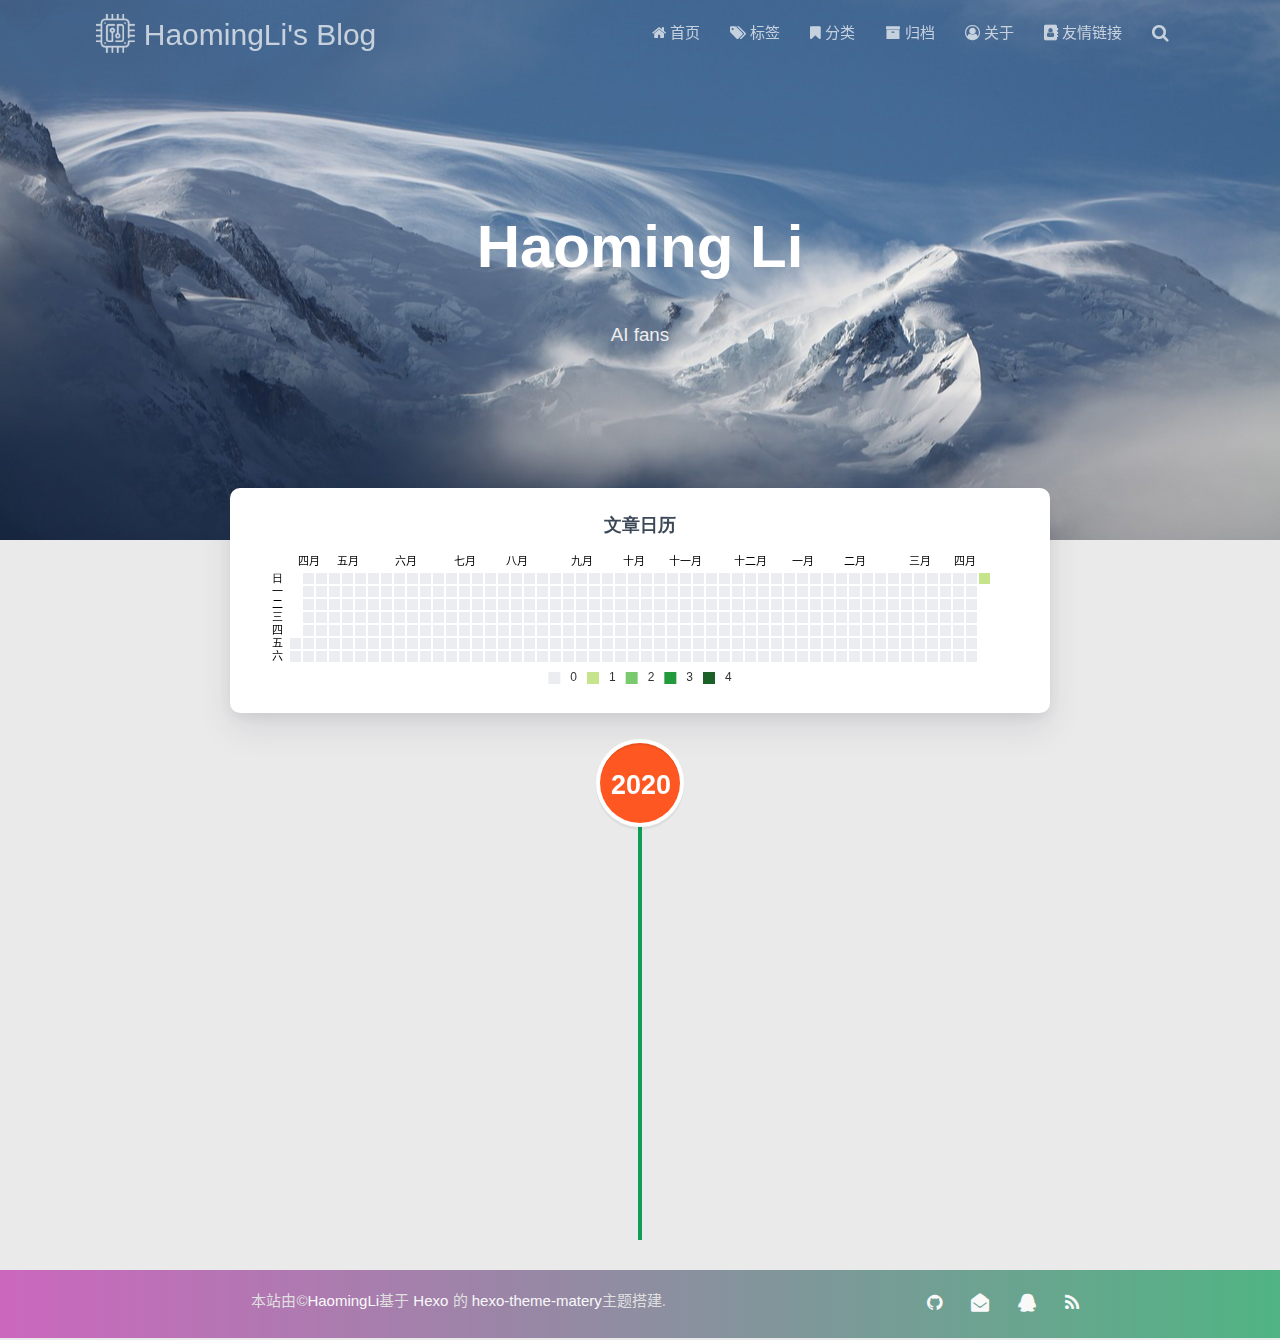
<file: archives/2020/04/index.html>
<!DOCTYPE HTML>
<html lang="zh-CN">


<head><meta name="generator" content="Hexo 3.9.0">
    <meta charset="utf-8">
    <meta name="keywords" content="归档: 2020/4, HaomingLi&#39;s Blog">
    <meta name="description" content="归档: 2020/4 | HaomingLi&#39;s Blog">
    <meta http-equiv="X-UA-Compatible" content="IE=edge">
    <meta name="viewport" content="width=device-width, initial-scale=1.0, user-scalable=no">
    <meta name="renderer" content="webkit|ie-stand|ie-comp">
    <meta name="mobile-web-app-capable" content="yes">
    <meta name="format-detection" content="telephone=no">
    <meta name="apple-mobile-web-app-capable" content="yes">
    <meta name="apple-mobile-web-app-status-bar-style" content="black-translucent">
    <title>归档: 2020/4 | HaomingLi&#39;s Blog</title>
    <link rel="icon" type="image/png" href="/favicon.png">

    <link rel="stylesheet" type="text/css" href="/libs/awesome/css/font-awesome.min.css">
    <link rel="stylesheet" type="text/css" href="/libs/materialize/materialize.min.css">
    <link rel="stylesheet" type="text/css" href="/libs/aos/aos.css">
    <link rel="stylesheet" type="text/css" href="/libs/animate/animate.min.css">
    <link rel="stylesheet" type="text/css" href="/libs/lightGallery/css/lightgallery.min.css">
    <link rel="stylesheet" type="text/css" href="/css/matery.css">
    <link rel="stylesheet" type="text/css" href="/css/my.css">
    <style type="text/css">
        
    </style>

    <script src="/libs/jquery/jquery-2.2.0.min.js"></script>
<link rel="stylesheet" href="/css/prism-tomorrow.css" type="text/css"></head>


<body>

<header class="navbar-fixed">
    <nav id="headNav" class="bg-color nav-transparent">
        <div id="navContainer" class="nav-wrapper container">
            <div class="brand-logo">
                <a href="/" class="waves-effect waves-light">
                    
                    <img src="/medias/logo.png" class="logo-img" alt="LOGO">
                    
                    <span class="logo-span">HaomingLi's Blog</span>
                </a>
            </div>
            

<a href="#" data-target="mobile-nav" class="sidenav-trigger button-collapse"><i class="fa fa-navicon"></i></a>
<ul class="right">
    
    <li class="hide-on-med-and-down">
        <a href="/" class="waves-effect waves-light">
            
            <i class="fa fa-home"></i>
            
            <span>首页</span>
        </a>
    </li>
    
    <li class="hide-on-med-and-down">
        <a href="/tags" class="waves-effect waves-light">
            
            <i class="fa fa-tags"></i>
            
            <span>标签</span>
        </a>
    </li>
    
    <li class="hide-on-med-and-down">
        <a href="/categories" class="waves-effect waves-light">
            
            <i class="fa fa-bookmark"></i>
            
            <span>分类</span>
        </a>
    </li>
    
    <li class="hide-on-med-and-down">
        <a href="/archives" class="waves-effect waves-light">
            
            <i class="fa fa-archive"></i>
            
            <span>归档</span>
        </a>
    </li>
    
    <li class="hide-on-med-and-down">
        <a href="/about" class="waves-effect waves-light">
            
            <i class="fa fa-user-circle-o"></i>
            
            <span>关于</span>
        </a>
    </li>
    
    <li class="hide-on-med-and-down">
        <a href="/friends" class="waves-effect waves-light">
            
            <i class="fa fa-address-book"></i>
            
            <span>友情链接</span>
        </a>
    </li>
    
    <li>
        <a href="#searchModal" class="modal-trigger waves-effect waves-light">
            <i id="searchIcon" class="fa fa-search" title="搜索"></i>
        </a>
    </li>
</ul>

<div id="mobile-nav" class="side-nav sidenav">

    <div class="mobile-head bg-color">
        
        <img src="/medias/logo.png" class="logo-img circle responsive-img">
        
        <div class="logo-name">HaomingLi's Blog</div>
        <div class="logo-desc">
            
            AI fans
            
        </div>
    </div>

    

    <ul class="menu-list mobile-menu-list">
        
        <li>
            <a href="/" class="waves-effect waves-light">
                
                <i class="fa fa-fw fa-home"></i>
                
                首页
            </a>
        </li>
        
        <li>
            <a href="/tags" class="waves-effect waves-light">
                
                <i class="fa fa-fw fa-tags"></i>
                
                标签
            </a>
        </li>
        
        <li>
            <a href="/categories" class="waves-effect waves-light">
                
                <i class="fa fa-fw fa-bookmark"></i>
                
                分类
            </a>
        </li>
        
        <li>
            <a href="/archives" class="waves-effect waves-light">
                
                <i class="fa fa-fw fa-archive"></i>
                
                归档
            </a>
        </li>
        
        <li>
            <a href="/about" class="waves-effect waves-light">
                
                <i class="fa fa-fw fa-user-circle-o"></i>
                
                关于
            </a>
        </li>
        
        <li>
            <a href="/friends" class="waves-effect waves-light">
                
                <i class="fa fa-fw fa-address-book"></i>
                
                友情链接
            </a>
        </li>
        
        
        <li><div class="divider"></div></li>
        <li>
            <a href="https://github.com/kevenlee229" class="waves-effect waves-light" target="_blank">
                <i class="fa fa-github-square fa-fw"></i>Fork Me
            </a>
        </li>
        
    </ul>
</div>

        </div>

        
            <style>
    .nav-transparent .github-corner {
        display: none !important;
    }

    .github-corner {
        position: absolute;
        z-index: 10;
        top: 0;
        right: 0;
        border: 0;
        transform: scale(1.1);
    }

    .github-corner svg {
        color: #0f9d58;
        fill: #fff;
        height: 64px;
        width: 64px;
    }

    .github-corner:hover .octo-arm {
        animation: a 0.56s ease-in-out;
    }

    .github-corner .octo-arm {
        animation: none;
    }

    @keyframes a {
        0%,
        to {
            transform: rotate(0);
        }
        20%,
        60% {
            transform: rotate(-25deg);
        }
        40%,
        80% {
            transform: rotate(10deg);
        }
    }
</style>

<a href="https://github.com/kevenlee229" class="github-corner tooltipped hide-on-med-and-down" target="_blank"
   data-tooltip="Fork Me" data-position="left" data-delay="50">
    <svg viewBox="0 0 250 250" aria-hidden="true">
        <path d="M0,0 L115,115 L130,115 L142,142 L250,250 L250,0 Z"></path>
        <path d="M128.3,109.0 C113.8,99.7 119.0,89.6 119.0,89.6 C122.0,82.7 120.5,78.6 120.5,78.6 C119.2,72.0 123.4,76.3 123.4,76.3 C127.3,80.9 125.5,87.3 125.5,87.3 C122.9,97.6 130.6,101.9 134.4,103.2"
              fill="currentColor" style="transform-origin: 130px 106px;" class="octo-arm"></path>
        <path d="M115.0,115.0 C114.9,115.1 118.7,116.5 119.8,115.4 L133.7,101.6 C136.9,99.2 139.9,98.4 142.2,98.6 C133.8,88.0 127.5,74.4 143.8,58.0 C148.5,53.4 154.0,51.2 159.7,51.0 C160.3,49.4 163.2,43.6 171.4,40.1 C171.4,40.1 176.1,42.5 178.8,56.2 C183.1,58.6 187.2,61.8 190.9,65.4 C194.5,69.0 197.7,73.2 200.1,77.6 C213.8,80.2 216.3,84.9 216.3,84.9 C212.7,93.1 206.9,96.0 205.4,96.6 C205.1,102.4 203.0,107.8 198.3,112.5 C181.9,128.9 168.3,122.5 157.7,114.1 C157.9,116.9 156.7,120.9 152.7,124.9 L141.0,136.5 C139.8,137.7 141.6,141.9 141.8,141.8 Z"
              fill="currentColor" class="octo-body"></path>
    </svg>
</a>

        
    </nav>

</header>

<div class="bg-cover pd-header about-cover">
    <div class="container">
    <div class="row">
    <div class="col s10 offset-s1 m8 offset-m2 l8 offset-l2">
        <div class="brand">
            <div class="title center-align">
                
                    Haoming Li
                
            </div>

            <div class="description center-align">
                
                    AI fans
                
            </div>
        </div>
    </div>
</div>
<script>
// 每天切换 banner 图.  Switch banner image every day.
$('.bg-cover').css('background-image', 'url(/medias/banner/' + new Date().getDay() + '.jpg)');
</script>
    </div>
</div>

<main class="content">

    
    <div class="container archive-calendar">
    <div class="card">
        <div id="post-calendar" class="card-content"></div>
    </div>
</div>

<script type="text/javascript" src="/libs/echarts/echarts.min.js"></script>
<script type="text/javascript">
    let myChart = echarts.init(document.getElementById('post-calendar'));

    

    let option = {
        title: {
            top: 0,
            text: '文章日历',
            left: 'center',
            textStyle: {
                color: '#3C4858'
            }
        },
        tooltip: {
            padding: 10,
            backgroundColor: '#555',
            borderColor: '#777',
            borderWidth: 1,
            formatter: function (obj) {
                var value = obj.value;
                return '<div style="font-size: 14px;">' + value[0] + '：' + value[1] + '</div>';
            }
        },
        visualMap: {
            show: true,
            showLabel: true,
            categories: [0, 1, 2, 3, 4],
            calculable: true,
            inRange: {
                symbol: 'rect',
                color: ['#ebedf0', '#c6e48b', '#7bc96f', '#239a3b', '#196127']
            },
            itemWidth: 12,
            itemHeight: 12,
            orient: 'horizontal',
            left: 'center',
            bottom: 0
        },
        calendar: [{
            left: 'center',
            range: ["2019-04-19", "2020-04-19"],
            cellSize: [13, 13],
            splitLine: {
                show: false
            },
            itemStyle: {
                borderColor: '#fff',
                borderWidth: 2
            },
            yearLabel: {
                show: false
            },
            monthLabel: {
                nameMap: 'cn',
                fontSize: 11
            },
            dayLabel: {
                formatter: '{start}  1st',
                nameMap: 'cn',
                fontSize: 11
            }
        }],
        series: [{
            type: 'heatmap',
            coordinateSystem: 'calendar',
            calendarIndex: 0,
            data: [["2019-04-19", 0], ["2019-04-20", 0], ["2019-04-21", 0], ["2019-04-22", 0], ["2019-04-23", 0], ["2019-04-24", 0], ["2019-04-25", 0], ["2019-04-26", 0], ["2019-04-27", 0], ["2019-04-28", 0], ["2019-04-29", 0], ["2019-04-30", 0], ["2019-05-01", 0], ["2019-05-02", 0], ["2019-05-03", 0], ["2019-05-04", 0], ["2019-05-05", 0], ["2019-05-06", 0], ["2019-05-07", 0], ["2019-05-08", 0], ["2019-05-09", 0], ["2019-05-10", 0], ["2019-05-11", 0], ["2019-05-12", 0], ["2019-05-13", 0], ["2019-05-14", 0], ["2019-05-15", 0], ["2019-05-16", 0], ["2019-05-17", 0], ["2019-05-18", 0], ["2019-05-19", 0], ["2019-05-20", 0], ["2019-05-21", 0], ["2019-05-22", 0], ["2019-05-23", 0], ["2019-05-24", 0], ["2019-05-25", 0], ["2019-05-26", 0], ["2019-05-27", 0], ["2019-05-28", 0], ["2019-05-29", 0], ["2019-05-30", 0], ["2019-05-31", 0], ["2019-06-01", 0], ["2019-06-02", 0], ["2019-06-03", 0], ["2019-06-04", 0], ["2019-06-05", 0], ["2019-06-06", 0], ["2019-06-07", 0], ["2019-06-08", 0], ["2019-06-09", 0], ["2019-06-10", 0], ["2019-06-11", 0], ["2019-06-12", 0], ["2019-06-13", 0], ["2019-06-14", 0], ["2019-06-15", 0], ["2019-06-16", 0], ["2019-06-17", 0], ["2019-06-18", 0], ["2019-06-19", 0], ["2019-06-20", 0], ["2019-06-21", 0], ["2019-06-22", 0], ["2019-06-23", 0], ["2019-06-24", 0], ["2019-06-25", 0], ["2019-06-26", 0], ["2019-06-27", 0], ["2019-06-28", 0], ["2019-06-29", 0], ["2019-06-30", 0], ["2019-07-01", 0], ["2019-07-02", 0], ["2019-07-03", 0], ["2019-07-04", 0], ["2019-07-05", 0], ["2019-07-06", 0], ["2019-07-07", 0], ["2019-07-08", 0], ["2019-07-09", 0], ["2019-07-10", 0], ["2019-07-11", 0], ["2019-07-12", 0], ["2019-07-13", 0], ["2019-07-14", 0], ["2019-07-15", 0], ["2019-07-16", 0], ["2019-07-17", 0], ["2019-07-18", 0], ["2019-07-19", 0], ["2019-07-20", 0], ["2019-07-21", 0], ["2019-07-22", 0], ["2019-07-23", 0], ["2019-07-24", 0], ["2019-07-25", 0], ["2019-07-26", 0], ["2019-07-27", 0], ["2019-07-28", 0], ["2019-07-29", 0], ["2019-07-30", 0], ["2019-07-31", 0], ["2019-08-01", 0], ["2019-08-02", 0], ["2019-08-03", 0], ["2019-08-04", 0], ["2019-08-05", 0], ["2019-08-06", 0], ["2019-08-07", 0], ["2019-08-08", 0], ["2019-08-09", 0], ["2019-08-10", 0], ["2019-08-11", 0], ["2019-08-12", 0], ["2019-08-13", 0], ["2019-08-14", 0], ["2019-08-15", 0], ["2019-08-16", 0], ["2019-08-17", 0], ["2019-08-18", 0], ["2019-08-19", 0], ["2019-08-20", 0], ["2019-08-21", 0], ["2019-08-22", 0], ["2019-08-23", 0], ["2019-08-24", 0], ["2019-08-25", 0], ["2019-08-26", 0], ["2019-08-27", 0], ["2019-08-28", 0], ["2019-08-29", 0], ["2019-08-30", 0], ["2019-08-31", 0], ["2019-09-01", 0], ["2019-09-02", 0], ["2019-09-03", 0], ["2019-09-04", 0], ["2019-09-05", 0], ["2019-09-06", 0], ["2019-09-07", 0], ["2019-09-08", 0], ["2019-09-09", 0], ["2019-09-10", 0], ["2019-09-11", 0], ["2019-09-12", 0], ["2019-09-13", 0], ["2019-09-14", 0], ["2019-09-15", 0], ["2019-09-16", 0], ["2019-09-17", 0], ["2019-09-18", 0], ["2019-09-19", 0], ["2019-09-20", 0], ["2019-09-21", 0], ["2019-09-22", 0], ["2019-09-23", 0], ["2019-09-24", 0], ["2019-09-25", 0], ["2019-09-26", 0], ["2019-09-27", 0], ["2019-09-28", 0], ["2019-09-29", 0], ["2019-09-30", 0], ["2019-10-01", 0], ["2019-10-02", 0], ["2019-10-03", 0], ["2019-10-04", 0], ["2019-10-05", 0], ["2019-10-06", 0], ["2019-10-07", 0], ["2019-10-08", 0], ["2019-10-09", 0], ["2019-10-10", 0], ["2019-10-11", 0], ["2019-10-12", 0], ["2019-10-13", 0], ["2019-10-14", 0], ["2019-10-15", 0], ["2019-10-16", 0], ["2019-10-17", 0], ["2019-10-18", 0], ["2019-10-19", 0], ["2019-10-20", 0], ["2019-10-21", 0], ["2019-10-22", 0], ["2019-10-23", 0], ["2019-10-24", 0], ["2019-10-25", 0], ["2019-10-26", 0], ["2019-10-27", 0], ["2019-10-28", 0], ["2019-10-29", 0], ["2019-10-30", 0], ["2019-10-31", 0], ["2019-11-01", 0], ["2019-11-02", 0], ["2019-11-03", 0], ["2019-11-04", 0], ["2019-11-05", 0], ["2019-11-06", 0], ["2019-11-07", 0], ["2019-11-08", 0], ["2019-11-09", 0], ["2019-11-10", 0], ["2019-11-11", 0], ["2019-11-12", 0], ["2019-11-13", 0], ["2019-11-14", 0], ["2019-11-15", 0], ["2019-11-16", 0], ["2019-11-17", 0], ["2019-11-18", 0], ["2019-11-19", 0], ["2019-11-20", 0], ["2019-11-21", 0], ["2019-11-22", 0], ["2019-11-23", 0], ["2019-11-24", 0], ["2019-11-25", 0], ["2019-11-26", 0], ["2019-11-27", 0], ["2019-11-28", 0], ["2019-11-29", 0], ["2019-11-30", 0], ["2019-12-01", 0], ["2019-12-02", 0], ["2019-12-03", 0], ["2019-12-04", 0], ["2019-12-05", 0], ["2019-12-06", 0], ["2019-12-07", 0], ["2019-12-08", 0], ["2019-12-09", 0], ["2019-12-10", 0], ["2019-12-11", 0], ["2019-12-12", 0], ["2019-12-13", 0], ["2019-12-14", 0], ["2019-12-15", 0], ["2019-12-16", 0], ["2019-12-17", 0], ["2019-12-18", 0], ["2019-12-19", 0], ["2019-12-20", 0], ["2019-12-21", 0], ["2019-12-22", 0], ["2019-12-23", 0], ["2019-12-24", 0], ["2019-12-25", 0], ["2019-12-26", 0], ["2019-12-27", 0], ["2019-12-28", 0], ["2019-12-29", 0], ["2019-12-30", 0], ["2019-12-31", 0], ["2020-01-01", 0], ["2020-01-02", 0], ["2020-01-03", 0], ["2020-01-04", 0], ["2020-01-05", 0], ["2020-01-06", 0], ["2020-01-07", 0], ["2020-01-08", 0], ["2020-01-09", 0], ["2020-01-10", 0], ["2020-01-11", 0], ["2020-01-12", 0], ["2020-01-13", 0], ["2020-01-14", 0], ["2020-01-15", 0], ["2020-01-16", 0], ["2020-01-17", 0], ["2020-01-18", 0], ["2020-01-19", 0], ["2020-01-20", 0], ["2020-01-21", 0], ["2020-01-22", 0], ["2020-01-23", 0], ["2020-01-24", 0], ["2020-01-25", 0], ["2020-01-26", 0], ["2020-01-27", 0], ["2020-01-28", 0], ["2020-01-29", 0], ["2020-01-30", 0], ["2020-01-31", 0], ["2020-02-01", 0], ["2020-02-02", 0], ["2020-02-03", 0], ["2020-02-04", 0], ["2020-02-05", 0], ["2020-02-06", 0], ["2020-02-07", 0], ["2020-02-08", 0], ["2020-02-09", 0], ["2020-02-10", 0], ["2020-02-11", 0], ["2020-02-12", 0], ["2020-02-13", 0], ["2020-02-14", 0], ["2020-02-15", 0], ["2020-02-16", 0], ["2020-02-17", 0], ["2020-02-18", 0], ["2020-02-19", 0], ["2020-02-20", 0], ["2020-02-21", 0], ["2020-02-22", 0], ["2020-02-23", 0], ["2020-02-24", 0], ["2020-02-25", 0], ["2020-02-26", 0], ["2020-02-27", 0], ["2020-02-28", 0], ["2020-02-29", 0], ["2020-03-01", 0], ["2020-03-02", 0], ["2020-03-03", 0], ["2020-03-04", 0], ["2020-03-05", 0], ["2020-03-06", 0], ["2020-03-07", 0], ["2020-03-08", 0], ["2020-03-09", 0], ["2020-03-10", 0], ["2020-03-11", 0], ["2020-03-12", 0], ["2020-03-13", 0], ["2020-03-14", 0], ["2020-03-15", 0], ["2020-03-16", 0], ["2020-03-17", 0], ["2020-03-18", 0], ["2020-03-19", 0], ["2020-03-20", 0], ["2020-03-21", 0], ["2020-03-22", 0], ["2020-03-23", 0], ["2020-03-24", 0], ["2020-03-25", 0], ["2020-03-26", 0], ["2020-03-27", 0], ["2020-03-28", 0], ["2020-03-29", 0], ["2020-03-30", 0], ["2020-03-31", 0], ["2020-04-01", 0], ["2020-04-02", 0], ["2020-04-03", 0], ["2020-04-04", 0], ["2020-04-05", 0], ["2020-04-06", 0], ["2020-04-07", 0], ["2020-04-08", 0], ["2020-04-09", 0], ["2020-04-10", 0], ["2020-04-11", 0], ["2020-04-12", 0], ["2020-04-13", 0], ["2020-04-14", 0], ["2020-04-15", 0], ["2020-04-16", 0], ["2020-04-17", 0], ["2020-04-18", 0], ["2020-04-19", 1]]
        }]

    };

    myChart.setOption(option);
</script>
    

    

    <div id="cd-timeline" class="container">
        
        <div class="cd-timeline-block">

            
            
            
            <div class="cd-timeline-img year" data-aos="zoom-in-up">
                <a href="/archives/2020">2020</a>
            </div>
            

            
            
            
            <div class="cd-timeline-img month" data-aos="zoom-in-up">
                <a href="/archives/2020/04">04</a>
            </div>
            

            
            <div class="cd-timeline-img day" data-aos="zoom-in-up">
                <span>19</span>
            </div>
            <article class="cd-timeline-content" data-aos="fade-up">
                <div class="article col s12 m6">
                    <div class="card">
                        <a href="/2020/04/19/index/">
                            <div class="card-image">
                                
                                
                                <img src="/medias/featureimages/0.jpg" class="responsive-img" alt="">
                                
                                <span class="card-title"></span>
                            </div>
                        </a>
                        <div class="card-content article-content">
                            <div class="summary block-with-text">
                                
                                    
                                
                            </div>
                            <div class="publish-info">
                                <span class="publish-date">
                                    <i class="fa fa-clock-o fa-fw icon-date"></i>2020-04-19
                                </span>
                                <span class="publish-author">
                                    
                                    <i class="fa fa-user fa-fw"></i>
                                    Haoming Li
                                    
                                </span>
                            </div>
                        </div>

                        
                    </div>
                </div>
            </article>
        </div>
        
    </div>

</main>


<footer class="page-footer bg-color">
    <div class="container row center-align">
        <div class="col s12 m8 l8 copy-right">
            本站由&copy;<a href="https://kevenlee229.github.io/" target="_blank">HaomingLi</a>基于
            <a href="https://hexo.io/" target="_blank">Hexo</a> 的
            <a href="https://github.com/blinkfox/hexo-theme-matery" target="_blank">hexo-theme-matery</a>主题搭建.

			
			
        </div>
        <div class="col s12 m4 l4 social-link ">
    <a href="https://github.com/KevenLee229" class="tooltipped" target="_blank" data-tooltip="访问我的GitHub" data-position="top" data-delay="50">
        <i class="fa fa-github"></i>
    </a>



    <a href="mailto:kevenlee229@gmail.com" class="tooltipped" target="_blank" data-tooltip="邮件联系我" data-position="top" data-delay="50">
        <i class="fa fa-envelope-open"></i>
    </a>



    <a href="tencent://AddContact/?fromId=50&fromSubId=1&subcmd=all&uin=157787184" class="tooltipped" data-tooltip="QQ联系我: 157787184" data-position="top" data-delay="50">
        <i class="fa fa-qq"></i>
    </a>



    <a href="/atom.xml" class="tooltipped" target="_blank" data-tooltip="RSS 订阅" data-position="top" data-delay="50">
        <i class="fa fa-rss"></i>
    </a>

</div>
    </div>
</footer>

<div class="progress-bar"></div>


<!-- 搜索遮罩框 -->
<div id="searchModal" class="modal">
    <div class="modal-content">
        <div class="search-header">
            <span class="title"><i class="fa fa-search"></i>&nbsp;&nbsp;搜索</span>
            <input type="search" id="searchInput" name="s" placeholder="请输入搜索的关键字"
                   class="search-input">
        </div>
        <div id="searchResult"></div>
    </div>
</div>

<script src="/js/search.js"></script>
<script type="text/javascript">
$(function () {
    searchFunc("/" + "search.xml", 'searchInput', 'searchResult');
});
</script>
<!-- 回到顶部按钮 -->
<div id="backTop" class="top-scroll">
    <a class="btn-floating btn-large waves-effect waves-light" href="#!">
        <i class="fa fa-angle-up"></i>
    </a>
</div>


<script src="/libs/materialize/materialize.min.js"></script>
<script src="/libs/masonry/masonry.pkgd.min.js"></script>
<script src="/libs/aos/aos.js"></script>
<script src="/libs/scrollprogress/scrollProgress.min.js"></script>
<script src="/libs/lightGallery/js/lightgallery-all.min.js"></script>
<script src="/js/matery.js"></script>

<!-- Global site tag (gtag.js) - Google Analytics -->



    <script src="/libs/others/clicklove.js"></script>



</body>
</html>
</file>
<file: css/matery.css>
/*全局基础样式*/
/*小屏幕下(手机类)的样式*/
@media only screen and (max-width: 601px) {
    .container {
        width: 95%;
    }
}

/*中等屏幕下(平板类)的样式*/
@media only screen and (min-width: 600px) and (max-width: 992px) {
    .container {
        width: 90%;
    }
}

/*大屏幕下(桌面类)的样式*/
@media only screen and (min-width: 993px) {
    .container {
        width: 85%;
        max-width: 1125px;
    }

    .post-container {
        width: 90%;
        margin: 0 auto;
        max-width: 1250px;
    }
}

body {
    background-color: #eaeaea;
    margin: 0;
    color: #34495e;
}

h1 {
    margin: 48px 0 22px -5px;
    font-size: 2.0rem;
    font-weight: bold;
    line-height: 2.0rem;
}

h2 {
    margin: 42px 0 18px -5px;
    font-size: 1.8rem;
    font-weight: bold;
    line-height: 1.8rem;
}

h3 {
    margin: 38px 0 15px -4px;
    font-size: 1.6rem;
    font-weight: bold;
    line-height: 1.7rem;
}

h4 {
    margin: 32px 0 12px -4px;
    font-size: 1.45rem;
    font-weight: bold;
    line-height: 1.45rem;
}

h5 {
    margin: 28px 0 8px -4px;
    font-size: 1.2rem;
    font-weight: bold;
    line-height: 1.2rem;
}

h6 {
    margin: 22px 0 4px -4px;
    font-size: 1.1rem;
    line-height: 1.1rem;
}

p {
    font-size: 1rem;
    line-height: 1.5rem;
}

hr {
    margin: 20px 0;
    border: 0;
    border-top: 1px solid #ccc;
}

blockquote {
    border-left: 5px solid #42b983;
    padding: 1rem 0.8rem 0.2rem 0.8rem;
    color: #666;
    background-color: rgba(66, 185, 131, .1);
}

pre {
    padding: 1.5rem !important;
    margin: 1rem 0 !important;
    background: #272822;
    overflow: auto;
    border-radius: 0.35rem;
    tab-size: 4;
}

code {
    padding: 1px 5px;
    font-family: Inconsolata, Monaco, Consolas, 'Courier New', Courier, monospace;
    font-size: 0.91rem;
    color: #e96900;
    background-color: #f8f8f8;
    border-radius: 2px;
}

pre code {
    padding: 0;
    color: #e8eaf6;
    background-color: #272822;
}

pre[class*="language-"] {
    padding: 1.2em;
    margin: .5em 0;
}

code[class*="language-"],
pre[class*="language-"] {
    color: #e8eaf6;
    white-space: pre-wrap !important;
}

b,
strong {
    font-weight: bold;
}

dfn {
    font-style: italic;
}

small {
    font-size: 85%;
}

cite {
    font-style: normal;
}

mark {
    background-color: #fcf8e3;
    padding: .2em;
}

.card {
    border-radius: 10px;
    box-shadow: 0 15px 35px rgba(50, 50, 93, .1), 0 5px 15px rgba(0, 0, 0, .07) !important;
}

.card .card-image img {
    border-radius: 5px 5px 0 0;
}

.container .row {
    margin-bottom: 0;
}

.bg-color {
    background-image: linear-gradient(to right, #bf30ac 0%, #0f9d58 100%);
	opacity: 0.7;
}

.text-color {
    color: #0f9d58 !important;
}

.white-color {
    color: #fff;
}

.progress-bar {
    height: 4px;
    position: fixed;
    bottom: 0;
    z-index: 300;
    background: linear-gradient(to right, #4cbf30 0%, #0f9d58 100%);
    opacity: 0.8;
}

.sidenav-overlay {
    z-index: 500;
}

.pd-header {
    margin-top: -64px;
}

header .side-nav {
    width: 240px;
    z-index: 999;
    box-shadow: 0 2px 5px 0 rgba(0, 0, 0, 0.16), 0 7px 10px 0 rgba(0, 0, 0, 0.12);
}

nav {
    box-shadow: 0 2px 5px 0 rgba(0, 0, 0, 0.16), 0 7px 10px 0 rgba(0, 0, 0, 0.12);
}

header .nav-transparent {
    background-color: transparent !important;
    background-image: none;
    box-shadow: none;
}

header nav .brand-span {
    font-size: 1.45rem;
}

header .brand-logo .logo-img {
    height: 45px;
    vertical-align: middle;
    padding-bottom: 6px;
}

header .brand-logo .logo-span {
    font-size: 2rem;
}

header .button-collapse i {
    font-size: 1.5rem;
}

header .side-nav .mobile-head {
    padding: 0 15px;
}

header .side-nav .mobile-head img {
    margin-top: 30px;
    width: 75px;
    height: 75px;
}

header .side-nav .mobile-head .logo-name {
    margin-top: -30px;
    padding-left: 10px;
    font-size: 1.5rem;
}

header .side-nav .mobile-head .logo-desc {
    margin-top: -10px;
    padding-left: 10px;
    padding-bottom: 10px;
    font-size: 0.8rem;
    line-height: 1.3rem;
    color: #e3e3e3;
}

header .side-nav .menu-list li {
    padding: 0;
    margin-left: -15px;
}

header .side-nav .menu-list a {
    height: 50px;
    line-height: 50px;
    color: #34495e !important;
}

.mobile-menu-list a i {
    margin-left: 8px !important;
    font-size: 1.16rem;
    color: #34495e !important;
}

header .side-nav .fa-fw {
    width: 3.3rem;
    text-align: left;
}

header .side-nav .social-link {
    position: absolute;
    bottom: 45px;
    padding-left: 15px;
}

.social-link a {
    font-size: 1.2rem;
    display: inline;
    padding: 0 12px;
}

.cover-btns {
    position: relative;
    top: 10vh;
    text-align: center;
}

.cover-btns a {
    margin: 10px 15px;
    padding: 0 35px;
    height: 45px;
    line-height: 45px;
    font-size: 1rem;
    color: #fff;
    border: 1px solid #fff;
    background-color: transparent;
    border-radius: 30px;
    box-shadow: none;
}

.cover-btns a:hover {
    border: 1px solid #f44336;
    background-color: #f44336;
    box-shadow: 0 14px 26px -12px rgba(233, 30, 99, 0.42), 0 4px 23px 0 rgba(0, 0, 0, 0.12), 0 8px 10px -5px rgba(233, 30, 99, 0.2);
}

.cover-btns a i {
    font-size: 1.1rem;
    padding-right: 5px;
}

.cover-social-link {
    position: relative;
    top: 18vh;
    text-align: center;
}

.cover-social-link a {
    padding: 0 15px;
    font-size: 1.35rem;
    color: #fff;
}

header .go-back {
    float: left;
    position: relative;
    padding-left: 5px;
    padding-right: 5px;
    z-index: 1;
    height: 56px;
}

header .go-back i {
    font-size: 1.6rem;
    font-weight: 200;
    line-height: 56px;
}

/* 背景图效果. */
.bg-cover {
    position: relative;
    display: flex;
    align-items: center;
    height: 60vh;
    padding: 0;
    border: 0;
    overflow: hidden;
    background-position: center center;
    background-size: cover;
    transform: translate3d(0px, 0px, 0px);
}

.index-cover {
    height: 100vh;
}

.post-cover {
    height: 40vh !important;
}

.bg-cover:after {
    -webkit-animation: rainbow 60s infinite;
    animation: rainbow 60s infinite;
}

.bg-cover:before, .bg-cover:after {
    position: absolute;
    z-index: 1;
    width: 100%;
    height: 100%;
    display: block;
    left: 0;
    top: 0;
    content: "";
}

.bg-cover .container {
    position: relative;
    color: #fff;
    z-index: 2;
}

.bg-cover .title {
    font-size: 4rem;
    font-weight: 700;
    line-height: 1.85em;
    margin-bottom: 20px;
    position: relative;
}

.bg-cover .description {
    font-size: 1.25rem;
    font-weight: 300;
    line-height: 1.4em;
    color: #eee;
}

.bg-cover .post-title {
    font-size: 1.9rem;
}

@-webkit-keyframes rainbow {
    0%,
    100% {
        background: rgba(156, 39, 176, 0.75);
        background: linear-gradient(45deg, rgba(156, 39, 176, 0.75) 0%, rgba(156, 39, 176, 0.65) 100%);
        background: -moz-linear-gradient(135deg, rgba(156, 39, 176, 0.75) 0%, rgba(156, 39, 176, 0.65) 100%);
        background: -webkit-linear-gradient(135deg, rgba(156, 39, 176, 0.75) 0%, rgba(156, 39, 176, 0.65) 100%);
    }
    16% {
        background: rgba(132, 13, 121, 0.75);
        background: linear-gradient(45deg, rgba(132, 13, 121, 0.75) 0%, rgba(132, 13, 121, 0.65) 100%);
        background: -moz-linear-gradient(135deg, rgba(132, 13, 121, 0.75) 0%, rgba(132, 13, 121, 0.65) 100%);
        background: -webkit-linear-gradient(135deg, rgba(132, 13, 121, 0.75) 0%, rgba(132, 13, 121, 0.65) 100%);
    }
    32% {
        background: rgba(239, 83, 80, 0.75);
        background: linear-gradient(45deg, rgba(239, 83, 80, 0.75) 0%, rgba(239, 83, 80, 0.65) 100%);
        background: -moz-linear-gradient(135deg, rgba(239, 83, 80, 0.75) 0%, rgba(239, 83, 80, 0.65) 100%);
        background: -webkit-linear-gradient(135deg, rgba(239, 83, 80, 0.75) 0%, rgba(239, 83, 80, 0.65) 100%);
    }
    48% {
        background: rgba(255, 87, 34, 0.75);
        background: linear-gradient(45deg, rgba(255, 87, 34, 0.75) 0%, rgba(255, 87, 34, 0.65) 100%);
        background: -moz-linear-gradient(135deg, rgba(255, 87, 34, 0.75) 0%, rgba(255, 87, 34, 0.65) 100%);
        background: -webkit-linear-gradient(135deg, rgba(255, 87, 34, 0.75) 0%, rgba(255, 87, 34, 0.65) 100%);
    }
    64% {
        background: rgba(255, 160, 0, 0.75);
        background: linear-gradient(45deg, rgba(255, 160, 0, 0.75) 0%, rgba(255, 160, 0, 0.65) 100%);
        background: -moz-linear-gradient(135deg, rgba(255, 160, 0, 0.75) 0%, rgba(255, 112, 66, 0.65) 100%);
        background: -webkit-linear-gradient(135deg, rgba(255, 160, 0, 0.75) 0%, rgba(255, 160, 0, 0.65) 100%);
    }
    80% {
        background: rgba(233, 30, 99, 0.75);
        background: linear-gradient(45deg, rgba(233, 30, 99, 0.75) 0%, rgba(233, 30, 99, 0.65) 100%);
        background: -moz-linear-gradient(135deg, rgba(233, 30, 99, 0.75) 0%, rgba(233, 30, 99, 0.65) 100%);
        background: -webkit-linear-gradient(135deg, rgba(2233, 30, 99, 0.75) 0%, rgba(233, 30, 99, 0.65) 100%);
    }
}

@keyframes rainbow {
    0%,
    100% {
        background: rgba(156, 39, 176, 0.75);
        background: linear-gradient(45deg, rgba(156, 39, 176, 0.75) 0%, rgba(156, 39, 176, 0.65) 100%);
        background: -moz-linear-gradient(135deg, rgba(156, 39, 176, 0.75) 0%, rgba(156, 39, 176, 0.65) 100%);
        background: -webkit-linear-gradient(135deg, rgba(156, 39, 176, 0.75) 0%, rgba(156, 39, 176, 0.65) 100%);
    }
    16% {
        background: rgba(132, 13, 121, 0.75);
        background: linear-gradient(45deg, rgba(132, 13, 121, 0.75) 0%, rgba(132, 13, 121, 0.65) 100%);
        background: -moz-linear-gradient(135deg, rgba(132, 13, 121, 0.75) 0%, rgba(132, 13, 121, 0.65) 100%);
        background: -webkit-linear-gradient(135deg, rgba(132, 13, 121, 0.75) 0%, rgba(132, 13, 121, 0.65) 100%);
    }
    32% {
        background: rgba(239, 83, 80, 0.75);
        background: linear-gradient(45deg, rgba(239, 83, 80, 0.75) 0%, rgba(239, 83, 80, 0.65) 100%);
        background: -moz-linear-gradient(135deg, rgba(239, 83, 80, 0.75) 0%, rgba(239, 83, 80, 0.65) 100%);
        background: -webkit-linear-gradient(135deg, rgba(239, 83, 80, 0.75) 0%, rgba(239, 83, 80, 0.65) 100%);
    }
    48% {
        background: rgba(255, 87, 34, 0.75);
        background: linear-gradient(45deg, rgba(255, 87, 34, 0.75) 0%, rgba(255, 87, 34, 0.65) 100%);
        background: -moz-linear-gradient(135deg, rgba(255, 87, 34, 0.75) 0%, rgba(255, 87, 34, 0.65) 100%);
        background: -webkit-linear-gradient(135deg, rgba(255, 87, 34, 0.75) 0%, rgba(255, 87, 34, 0.65) 100%);
    }
    64% {
        background: rgba(255, 160, 0, 0.75);
        background: linear-gradient(45deg, rgba(255, 160, 0, 0.75) 0%, rgba(255, 160, 0, 0.65) 100%);
        background: -moz-linear-gradient(135deg, rgba(255, 160, 0, 0.75) 0%, rgba(255, 112, 66, 0.65) 100%);
        background: -webkit-linear-gradient(135deg, rgba(255, 160, 0, 0.75) 0%, rgba(255, 160, 0, 0.65) 100%);
    }
    80% {
        background: rgba(233, 30, 99, 0.75);
        background: linear-gradient(45deg, rgba(233, 30, 99, 0.75) 0%, rgba(233, 30, 99, 0.65) 100%);
        background: -moz-linear-gradient(135deg, rgba(233, 30, 99, 0.75) 0%, rgba(233, 30, 99, 0.65) 100%);
        background: -webkit-linear-gradient(135deg, rgba(2233, 30, 99, 0.75) 0%, rgba(233, 30, 99, 0.65) 100%);
    }
}

.carousel .indicators {
    padding-bottom: 10px !important;
}

.index-card {
    margin-top: -50px;
    padding-top: 20px;
}

.carousel-post .title {
    font-size: 2.6rem;
}

.carousel-post .cover-btns a {
    margin-top: -30px;
}

.dream {
    margin-top: 20px;
    margin-bottom: 40px;
}

.dream .title,
.music-player .title,
.video-player .title {
    margin-bottom: 20px;
    font-size: 2rem;
    font-weight: 700;
}

.dream .text {
    opacity: .6;
    font-size: 1.1rem;
}

.music-player,
.video-player {
    margin-top: 10px;
    margin-bottom: 50px;
}

.music,
.dplayer-video {
    box-shadow: 0 5px 20px 0 rgba(0,0,0,.2), 0 10px 20px -12px rgba(0,0,0,.5) !important;
}

#recommend-sections {
    margin-top: -30px;
    padding-top: 30px;
}

.index-card .card .card-content {
    padding: 20px 40px;
}

@media only screen and (min-width: 1418px) {
    .recommend {
        margin-top: 20px;
        padding: 0 0.75rem;
    }
}

@media only screen and (max-width: 601px) {
    .index-card .card .card-content {
        padding: 10px 10px;
    }
}

/*中等屏幕下(平板类)的样式*/
@media only screen and (min-width: 600px) and (max-width: 992px) {
    .index-card .card .card-content {
        padding: 20px 20px;
    }
}

.recommend .row .col {
    padding: 0 1.25rem;
}

.recommend .title {
    margin-top: 25px;
    margin-bottom: 25px;
    text-align: center;
    font-size: 1.8rem;
    font-weight: 700;
    line-height: 1.8rem;
}

.recommend .post-card:before {
    position: absolute;
    z-index: 0;
    width: 100%;
    height: 100%;
    display: block;
    left: 0;
    top: 0;
    content: "";
    background-color: rgba(0, 0, 0, .3);
    border-radius: 10px;
}

.recommend .post-card {
    position: relative;
    width: 100%;
    height: 300px;
    max-height: 300px;
    margin-bottom: 15px;
    margin-top: 15px;
    text-align: center;
    border: 0;
    border-radius: 10px;
    color: rgba(0, 0, 0, .87);
    background: #fff 50%;
    background-size: cover;
    box-shadow: 0 15px 35px rgba(50, 50, 93, .1), 0 5px 15px rgba(0, 0, 0, .07);
}

.recommend .post-card .post-body {
    position: relative;
    margin: 0 auto;
    padding: 1.8rem 1.25rem;
    z-index: 2;
}

.recommend .post-card .post-categories {
    margin: 10px auto;
}

.recommend .post-card .post-categories .category {
    padding: 0 8px;
    color: hsla(0, 0%, 100%, .7) !important;
    font-size: .75rem;
    font-weight: 500;
}

.recommend .post-card a {
    color: #fff;
}

.recommend .post-card .post-title {
    height: 48px;
    margin-top: 10px;
    margin-bottom: 5px;
}

.recommend .post-card .post-description {
    margin: 20px auto;
    max-width: 500px;
    height: 65px;
    max-height: 65px;
    font-size: 14px;
    color: hsla(0, 0%, 100%, .78) !important;
}

.recommend .post-card .read-more {
    height: 40px;
    margin: .6rem 1px;
    font-size: 0.9rem;
    font-weight: 400;
    line-height: 40px;
    color: #fff;
    border-radius: 30px;
    box-shadow: 0 2px 2px 0 rgba(244, 67, 54, .14), 0 3px 1px -2px rgba(244, 67, 54, .2), 0 1px 5px 0 rgba(244, 67, 54, .12);
}

.recommend .post-card .read-more .icon {
    font-size: 1.05rem;
    padding-right: 10px;
}

.archive-calendar {
    margin-top: -60px;
    max-width: 820px;
}

#post-calendar {
    width: 100%;
    height: 225px;
}

.settings-content {
    margin-top: -10px;
}

/*文章列表卡片各样式*/
#articles {
    margin-top: 10px;
    margin-bottom: 10px;
}

article a {
    margin-right: 0 !important;
    color: #525f7f;
    text-transform: none !important;
}

article a:hover {
    font-weight: bold;
    color: #42b983;
    text-decoration: underline;
}

.articles .row {
    margin-left: 0;
    margin-right: 0;
}

article .card {
    border-radius: 8px;
}

article .card-image {
    background-color: #222;
}

article .card-image img {
    height: 220px;
    border-radius: 0.3rem;
    opacity: .7;
}

article .tag-image img {
    height: 220px;
}

article .card .card-content {
    padding: 15px 15px 12px 18px;
}

article .article-content .summary {
    padding-bottom: 2px;
    padding-left: 0;
    margin-bottom: 6px;
    word-break: break-all;
}

article .article-content .publish-author {
    float: right;
}

.publish-date .icon-date {
    padding-right: 5px;
}

.publish-author .icon-category {
    padding-left: 10px;
}

.article-content .publish-author .post-category {
    padding-left: 5px;
}

article .card .card-action {
    padding: 10px 15px 10px 18px;
    border-radius: 0 0 8px 8px !important;
}

article .article-tags .chip {
    margin: 2px;
    font-size: 0.8rem;
    font-weight: 400;
    height: 22px;
    line-height: 22px;
    color: #fff;
    border-radius: 10px;
}

.prev-next {
    margin-left: -0.75rem;
}

.prev-next .article-badge {
    min-width: 3rem;
    margin-top: 7px;
    padding: 3px 10px 3px 8px;
    text-align: center;
    font-size: 1rem;
    line-height: inherit;
    position: absolute;
    box-sizing: border-box;
    z-index: 200;
    background-color: #fff;
    font-weight: 500;
}

.prev-next .left-badge {
    border-radius: 0 5px 5px 0;
}

.prev-next .right-badge {
    border-radius: 5px 0 0 5px;
    right: 10px;
}

.paging {
    margin-bottom: 15px;
}

.paging .row {
    margin-left: 0;
    margin-right: 0;
}

.paging .page-info {
    font-size: 1.4rem;
    color: #888;
    padding-top: 1rem;
}

.paging i {
    font-size: 2.5rem;
}

.paging .disabled {
    background-color: #ccc !important;
}

.paging .disabled i {
    color: #999 !important;
}

/*文章详情样式*/
#artDetail {
    margin-top: -60px;
}

/* 修改小屏幕下文章详情table样式. */
@media only screen and (max-width: 550px) {
    #articleContent table{
        table-layout: fixed;
    }
}

@media only screen and (min-width: 1418px) {
    #artDetail {
        margin-top: -60px;
        padding: 0 0.75rem;
    }
}

#artDetail .card {
    box-shadow: 0 10px 35px 2px rgba(0, 0, 0, .15),
    0 5px 15px rgba(0, 0, 0, .07),
    0 2px 5px -5px rgba(0, 0, 0, .1) !important;
}

#artDetail .tag-cate {
    padding-bottom: 15px;
}

#artDetail a {
    margin-right: 0 !important;
    text-transform: none !important;
}

#artDetail .article-info {
    padding: 20px 30px 1px 40px;
    margin-bottom: -5px;
}

#artDetail .article-tag {
    float: left;
}

#artDetail .article-tag .chip {
    font-size: 1rem;
    font-weight: 400;
    height: 25px;
    line-height: 25px;
    color: #fff;
    border-radius: 15px;
    margin-right: 5px;
    margin-bottom: 2px;
}

#artDetail .post-cate {
    float: right;
    color: #42b983;
}

#artDetail .post-cate a {
    padding-right: 5px;
    color: #42b983;
    font-weight: 500;
}

#artDetail .post-cate a:hover {
    text-decoration: underline;
}

#artDetail .post-info {
    color: #525f7f;
}

#artDetail .post-info .post-category {
    padding-right: 4px;
    color: #525f7f;
}

#artDetail .post-info .post-category:hover {
    font-weight: bold;
    color: #42b983;
    text-decoration: underline;
}

#artDetail .post-info .post-date {
    color: #525f7f;
}

#artDetail .post-info .post-word-count {
    margin-left: 15px;
}

#artDetail .post-info .post-read {
    margin-left: 15px;
    color: #525f7f;
}

#artDetail .article-card-content {
    padding: 0 15px 20px 18px;
}

@media only screen and (max-width: 601px) {
    #artDetail .article-info {
        padding: 15px 15px 1px 15px;
        margin-bottom: -5px;
    }
}

@media only screen and (min-width: 600px) and (max-width: 992px) {
    #artDetail .article-card-content {
        padding: 0 30px 20px 32px;
    }

    #artDetail .article-info {
        padding: 15px 20px 0 28px;
        margin-bottom: -5px;
    }
}

@media only screen and (min-width: 993px) {
    #artDetail .article-card-content {
        padding: 0 50px 20px 50px;
    }
}

#artDetail .reprint {
    margin: 15px 0 5px 0;
}

#artDetail .reprint .reprint-tip {
    margin: 0 3px 22px 0;
    font-size: 1.5rem;
    font-weight: 500;
}

#artDetail .reprint a {
    font-size: 1.05rem;
    color: #42b983;
    font-weight: 500;
}

#articleContent p {
    margin: 2px 2px 10px;
    font-size: 1.05rem;
    line-height: 1.85rem;
}

#articleContent blockquote p {
    text-indent: 0.2rem;
}

#articleContent a {
    padding: 0 2px;
    color: #42b983;
    font-weight: 500;
    text-decoration: underline;
    word-wrap:break-word;
}

#articleContent .img-item {
    text-align: center;
}

#articleContent img {
    max-width: 100%;
    height: auto;
    cursor: pointer;
}

#articleContent video {
    display: block;
    margin: 30px auto;
    box-shadow: 0 5px 35px 0 rgba(0,0,0,.2), 0 10px 35px -11px rgba(0,0,0,.6);
    cursor: pointer;
}

#articleContent ol,
#articleContent ul {
    display: block;
    padding-left: 2em !important;
    word-spacing: 0.05rem;
}

#articleContent ul li,
#articleContent ol li {
    display: list-item;
    line-height: 1.8rem;
    font-size: 1rem;
}

#articleContent ul li {
    list-style-type: disc;
}

#articleContent ul ul li {
    list-style-type: circle;
}

#articleContent table, th, td {
    padding: 12px 13px;
    border: 1px solid #dfe2e5;
}

table tr:nth-child(2n), thead {
    background-color: #fafafa;
}

#articleContent table th {
    background-color: #f2f2f2;
    min-width: 80px;
}

#articleContent table td {
    min-width: 80px;
}

#articleContent [type="checkbox"]:not(:checked), [type="checkbox"]:checked {
    position: inherit;
    margin-left: -1.3rem;
    margin-right: 0.4rem;
    margin-top: -1px;
    vertical-align: middle;
    left: unset;
    visibility: visible;
}

#article-share .social-share {
    text-align: center;
    margin: 30px 0;
}

@media only screen and (min-width: 600px) {
    #article-share .social-share a {
        margin-right: 15px !important;
    }
}

.chip-container {
    margin-top: -60px;
}

.chip-container .tag-title {
    margin-bottom: 10px;
    color: #3C4858;
    font-size: 1.75rem;
    font-weight: 400;
}

.chip-container .tag-chips {
    margin: 1rem auto 0.5rem;
    max-width: 850px;
    text-align: center;
}

.chip-container .tags-posts {
    margin-top: 20px;
}

.chip-container .chip-default {
    color: #34495e;
}

.chip-container .chip-active {
    color: #FFF !important;
    background: linear-gradient(to bottom right, #FF5E3A 0%, #FF2A68 100%) !important;
    box-shadow: 2px 5px 10px #aaa !important;
}

.chip-container .chip {
    margin: 10px 10px;
    padding: 0 14px;
    display: inline-block;
    height: 38px;
    min-width: 80px;
    line-height: 39px;
    font-size: 1rem;
    font-weight: 500;
    border-radius: 5px;
    word-wrap: break-word;
    cursor: pointer;
    box-shadow: 0 3px 5px rgba(0, 0, 0, .12);
}

.chip-container .chip:hover {
    color: #fff;
    background: linear-gradient(to right, #4cbf30 0%, #0f9d58 100%) !important;
}

.chip .tag-length {
    margin-left: 5px;
    margin-right: -2px;
    font-size: 0.5rem;
}

.chip-default .tag-length {
    color: #e91e63;
}

.chip-active .tag-length {
    color: #fff;
}

/* archive page. */
#cd-timeline .year {
    position: relative;
    width: 80px;
    height: 80px;
    margin: 10px 0 50px -20px;
    padding: 21px 10px;
    background-color: #ff5722;
    color: #fff;
    font-size: 1.8rem;
    font-weight: 600;
}

#cd-timeline .year a {
    color: #fff;
}

#cd-timeline .month {
    position: relative;
    width: 60px;
    height: 60px;
    margin: 10px 0 30px -10px;
    padding: 14px 16px;
    background-color: #ef6c00;
    color: #fff;
    font-size: 1.7rem;
    font-weight: 600;
}

#cd-timeline .month a {
    color: #fff;
}

#cd-timeline .day {
    position: relative;
    padding: 8px 10px;
    background-color: #ffa726;
    color: #fff;
    font-size: 1.2rem;
    font-weight: 500;
}

#cd-timeline {
    /*width: 90%;*/
    max-width: 820px;
    position: relative;
    margin-top: 2rem;
    margin-bottom: 2rem;
}

#cd-timeline::before {
    /* this is the vertical line */
    content: '';
    position: absolute;
    top: 0;
    left: 18px;
    height: 100%;
    width: 4px;
    background: #0f9d58;
}

@media only screen and (min-width: 900px) {
    #cd-timeline {
        margin-top: 2rem;
        margin-bottom: 2rem;
    }

    #cd-timeline::before {
        left: 50%;
        margin-left: -2px;
    }

    #cd-timeline .year {
        margin: 10px 0 50px -40px;
        padding: 22px 11px;
    }

    #cd-timeline .month {
        margin: 10px 0 30px -30px;
        padding: 14px 16px;
    }
}

.cd-timeline-block {
    position: relative;
    margin: 1em 0;
}

.cd-timeline-block::after {
    clear: both;
    content: "";
    display: table;
}

.cd-timeline-block:first-child {
    margin-top: 0;
}

.cd-timeline-block:last-child {
    margin-bottom: 0;
}

@media only screen and (min-width: 870px) {
    .cd-timeline-block {
        margin: 1em 0;
    }

    .cd-timeline-block:first-child {
        margin-top: 0;
    }

    .cd-timeline-block:last-child {
        margin-bottom: 0;
    }
}

.cd-timeline-img {
    position: absolute;
    top: 0;
    left: 0;
    width: 40px;
    height: 40px;
    border-radius: 50%;
    box-shadow: 0 0 0 4px #ffffff, inset 0 2px 0 rgba(0, 0, 0, 0.08), 0 3px 0 4px rgba(0, 0, 0, 0.05);
}

@media only screen and (min-width: 900px) {
    .cd-timeline-img {
        width: 40px;
        height: 40px;
        left: 50%;
        margin-left: -20px;
        /* Force Hardware Acceleration in WebKit */
        -webkit-transform: translateZ(0);
        -webkit-backface-visibility: hidden;
    }

    .cssanimations .cd-timeline-img.is-hidden {
        visibility: hidden;
    }

    .cssanimations .cd-timeline-img.bounce-in {
        visibility: visible;
        -webkit-animation: cd-bounce-1 0.6s;
        -moz-animation: cd-bounce-1 0.6s;
        animation: cd-bounce-1 0.6s;
    }
}

.cd-timeline-content {
    position: relative;
    margin-top: -40px;
    margin-left: 60px;
    padding: 0;
    border-radius: 5px;
    background: #ffffff;
    box-shadow: 0 15px 35px rgba(50, 50, 93, .1), 0 5px 15px rgba(0, 0, 0, .07) !important;
}

.cd-timeline-content::after {
    clear: both;
    content: "";
    display: table;
}

.cd-timeline-content .card {
    margin: 0;
}

.cd-timeline-content::before {
    content: '';
    position: absolute;
    top: 18px !important;
    right: 100%;
    height: 0;
    width: 14px;
    margin-left: 2px;
    margin-right: 2px;
    border: 1px dashed #ffa726;
}

@media only screen and (min-width: 768px) {
    .cd-timeline-content h2 {
        font-size: 1.25rem;
    }

    .cd-timeline-content p {
        font-size: 1rem;
    }

    .cd-timeline-content .cd-read-more,
    .cd-timeline-content .cd-date {
        font-size: 0.875rem;
    }
}

@media only screen and (min-width: 900px) {
    .cd-timeline-content {
        margin-left: 0;
        padding: 0;
        width: 45%;

    }

    .cd-timeline-content::before {
        top: 24px;
        left: 100%;
    }

    .cd-timeline-content .cd-read-more {
        float: left;
    }

    .cd-timeline-block:nth-child(even) .cd-timeline-content {
        float: right;
    }

    .cd-timeline-block:nth-child(even) .cd-timeline-content::before {
        top: 24px;
        left: auto;
        right: 100%;
        border-color: #ffa726;
    }

    .cd-timeline-block:nth-child(even) .cd-timeline-content .cd-read-more {
        float: right;
    }

    .cssanimations .cd-timeline-content.is-hidden {
        visibility: hidden;
    }

    .cssanimations .cd-timeline-content.bounce-in {
        visibility: visible;
        -webkit-animation: cd-bounce-2 0.6s;
        -moz-animation: cd-bounce-2 0.6s;
        animation: cd-bounce-2 0.6s;
    }
}

/* about page styles. */

.about-container {
    width: 90%;
    max-width: 1225px;
    margin-top: -60px;
}

@media only screen and (max-width: 601px) {
    .about-container {
        width: 95%;
    }
}

.post-statis {
    text-align: center;
}

.post-statis .statis {
    display: inline-block;
    padding: 0.3rem 0.8rem;
    text-align: center;
    letter-spacing: .03rem;
}

.post-statis .statis .count {
    display: block;
    font-size: 1.3rem;
    font-weight: bold;
    text-decoration: underline;
}

.post-statis .statis .count a {
    color: #42b983;
}

.post-statis .statis .name {
    font-size: 0.9rem;
    color: #777;
}

#aboutme .social-link {
    margin: 0.5rem 0;
    text-align: center;
}

#aboutme .social-link a {
    display: inline-block;
    width: 2.3rem;
    height: 2.3rem;
    line-height: 2.2rem;
    margin: 0 0.5rem;
    padding: 0;
    color: #fff;
    border: 1px solid #0f9d58;
    background: radial-gradient(#4cbf30, #0f9d58);;
    font-size: 0.9rem;
    border-radius: 50%;
    box-shadow: 0 4px 6px rgba(50, 50, 93, .21), 0 2px 3px rgba(0, 0, 0, .1);
}

.profile .avatar-img {
    max-width: 160px;
    width: 100%;
    margin: 0 auto;
    transform: translate3d(0, -65%, 0);
}

.profile .author {
    margin-top: -80px;
}

.profile .author .post-statis {
    margin: 0.5rem 0 1.4rem 0;
}

.profile .author .title {
    margin-bottom: 0.1rem;
    font-size: 1.8rem;
    font-weight: 500;
    color: #3C4858;
}

.profile .author .career {
    margin: 8px 0;
    font-size: 0.9rem;
    font-weight: 400;
    color: #777;
}

#aboutme .profile .social-link {
    margin: 1.5rem 0 0.8rem 0;
}

#aboutme .introduction {
    margin: 1.5rem auto 3rem;
    max-width: 600px;
    color: #999;
}

.post-charts,
.my-projects,
.my-skills,
.post-charts {
    padding: 3.8rem 1.5rem 0.8rem 1.5rem;
}

.post-charts, .title,
.my-projects .title,
.my-skills .title,
.my-gallery .title {
    font-size: 2rem;
    margin-bottom: 2.25rem;
}

.my-projects .info {
    max-width: 360px;
    margin: 0 auto;
    padding: 1rem 0 1rem;
}

.my-projects .info .icon {
    display: inline-block;
    width: 76px;
    height: 76px;
    text-align: center;
    line-height: 76px;
    color: #fff;
    font-size: 1.75rem;
    border-radius: 50%;
}

.my-projects .info .info-title {
    margin: 1.25rem 0 0.875rem;
    font-size: 1.25rem;
    font-weight: 500;
    line-height: 1.5em;
}

.my-projects .info .info-title a {
    color: #34495e;
}

.my-projects .info .info-desc {
    margin: 0 0 10px;
    font-size: 0.9rem;
    color: #999;
}

.my-skills .skillbar {
    position: relative;
    display: block;
    max-width: 360px;
    margin: 15px auto;
    background: #eee;
    height: 30px;
    border-radius: 35px;
    -moz-border-radius: 35px;
    -webkit-border-radius: 35px;
    -webkit-transition: 0.4s linear;
    -moz-transition: 0.4s linear;
    -o-transition: 0.4s linear;
    transition: 0.4s linear;
    -webkit-transition-property: width, background-color;
    -moz-transition-property: width, background-color;
    -o-transition-property: width, background-color;
    transition-property: width, background-color;
}

.skillbar .skillbar-title {
    position: absolute;
    top: 0;
    left: 0;
    width: 110px;
    font-size: 0.9rem;
    color: #ffffff;
    border-radius: 35px;
    -webkit-border-radius: 35px;
    -moz-border-radius: 35px;
}

.skillbar .skillbar-title span {
    display: block;
    background: rgba(0, 0, 0, 0.15);
    padding: 0 20px;
    height: 30px;
    line-height: 30px;
    border-radius: 35px;
    -webkit-border-radius: 35px;
    -moz-border-radius: 35px;
}

.skillbar .skillbar-bar {
    height: 30px;
    width: 0;
    border-radius: 35px;
    -moz-border-radius: 35px;
    -webkit-border-radius: 35px;
}

.skillbar .skill-bar-percent {
    position: absolute;
    right: 10px;
    top: 0;
    font-size: 12px;
    height: 30px;
    line-height: 30px;
    color: #ffffff;
    color: rgba(0, 0, 0, 0.5);
}

.my-skills .other-skills {
    margin-top: 2rem;
}

.other-skills .sub-title {
    font-size: 1.5rem;
}

.other-skills .tag-chips {
    max-width: 600px;
}

.other-skills .chip {
    background-color: #fff;
    border: 1px solid #eee;
}

.other-skills .chip:hover {
    color: #fff;
    background: linear-gradient(to right, #4cbf30 0%, #0f9d58 100%);;
    border: 1px solid #4cbf30;
    box-shadow: 0 5px 5px rgba(0, 0, 0, .25)
}

.my-gallery {
    margin: 4.5rem auto 1rem;
    padding: 0 1.2rem;
    max-width: 1100px;
}

.my-gallery .photo {
    margin: .5rem 0;
}

.my-gallery .photo img {
    width: 100%;
    height: 200px;
    border-radius: 10px;
    cursor: pointer;
}

/*尾部样式*/
footer {
    padding-bottom: 1px;
}

footer .social-statis {
    margin-top: 10px;
    position: relative;
}

footer a {
    color: #fff;
}

footer .copy-right {
    color: #dbdbdb;
}

/*搜索层样式*/
#searchIcon {
    font-size: 1.2rem;
}

#searchModal {
    min-height: 500px;
    width: 80%;
}

#searchModal .search-header .title {
    font-size: 1.6rem;
    color: #333;
}

#searchResult {
    margin: -15px 0 10px 10px;
}

#searchResult .search-result-list {
    margin-left: -8px;
    padding-left: 0;
    color: #666;
}

.search-result-list .search-result-title {
    font-size: 1.4rem;
    color: #42b983;
}

.search-result-list li {
    border-bottom: 1px solid #e5e5e5;
    padding: 15px 0 5px 0;
}

.search-result-list .search-keyword {
    margin: 0 2px;
    padding: 1px 5px 1px 4px;
    border-radius: 2px;
    background-color: #f2f2f2;
    color: #e96900;
    font-size: .9rem;
    white-space: pre-wrap;
}

/*回到顶部按钮样式*/
.top-scroll {
    display: none;
    position: fixed;
    right: 20px;
    bottom: 15px;
    padding-top: 15px;
    margin-bottom: 0;
    z-index: 998;
}

.top-scroll .btn-floating {
    background: linear-gradient(to bottom right, #FF5E3A 0%, #FF2A68 100%);
    width: 48px;
    height: 48px;
}

.top-scroll .btn-floating i {
    line-height: 48px;
    font-size: 1.8rem;
}

@media screen and (min-width: 368px) and (max-width: 767px) {
    .info-break-policy {
        word-break: keep-all;
        float: left;
        width: 50%;
    }
}

@media screen and (min-width: 768px) {
    .info-break-policy {
        word-break: keep-all;
        float: left;
        margin-right: 15px;
    }
}

@media screen and (max-width: 367px) {
    .info-break-policy {
        word-break: keep-all;
        float: left;
        width: 100%;
    }

    .custom-card {
        padding: 0 2px !important;
    }
}

.info-break-policy {
    margin-bottom: 8px;
}

.clearfix {
    clear: left;
}

.img-shadow {
    box-shadow: 0 5px 25px 0 rgba(0,0,0,.2), 0 10px 30px -11px rgba(0,0,0,.6)
}

.img-margin {
    margin: 25px auto 10px auto;
}

.caption {
    text-align: center;
    margin: 0 auto 15px auto;
}

.center-caption {
    color: #525f7f;
    padding: 5px;
    border-bottom: 1px solid #d9d9d9;
}

.lg-sub-html .center-caption {
    color: #fff !important;
    border-bottom: none;
}

.overflow-policy {
    overflow: hidden;
}

/* styles for '...' */
.block-with-text {
    /* hide text if it more than N lines  */
    overflow: hidden;
    /* for set '...' in absolute position */
    position: relative;
    /* use this value to count block height */
    line-height: 1.5em;
    /* max-height = line-height (1.2) * lines max number (3) */
    max-height: 4.5em;
    /* fix problem when last visible word doesn't adjoin right side  */
    text-align: justify;
    /* place for '...' */
    margin-right: -1em;
    padding-right: 1em;
}

/* create the ... style */
.block-with-text:before {
    /* points in the end */
    content: '...';
    /* absolute position */
    position: absolute;
    /* set position to right bottom corner of block */
    right: 0;
    bottom: 0;
}

/* hide ... if we have text, which is less than or equal to max lines */
.block-with-text:after {
    /* points in the end */
    content: '';
    /* absolute position */
    position: absolute;
    /* set position to right bottom corner of text */
    right: 0;
    /* set width and height */
    width: 1em;
    height: 1em;
    margin-top: 0.2em;
    /* bg color = bg color under block */
    background: white;
}
</file>
<file: css/my.css>
/* Here is your custom css styles. */
#articleContent p { text-indent: 2em; }
.img-item img { border-radius: 8px;border: 10px solid #fff; }


@media only screen and (max-width: 601px) {
    .logo-span {
        display: none;
    }
}
</file>
<file: css/prism-tomorrow.css>
/**
 * prism.js tomorrow night eighties for JavaScript, CoffeeScript, CSS and HTML
 * Based on https://github.com/chriskempson/tomorrow-theme
 * @author Rose Pritchard
 */

code[class*="language-"],
pre[class*="language-"] {
	color: #ccc;
	background: none;
	font-family: Consolas, Monaco, 'Andale Mono', 'Ubuntu Mono', monospace;
	font-size: 1em;
	text-align: left;
	white-space: pre;
	word-spacing: normal;
	word-break: normal;
	word-wrap: normal;
	line-height: 1.5;

	-moz-tab-size: 4;
	-o-tab-size: 4;
	tab-size: 4;

	-webkit-hyphens: none;
	-moz-hyphens: none;
	-ms-hyphens: none;
	hyphens: none;

}

/* Code blocks */
pre[class*="language-"] {
	padding: 1em;
	margin: .5em 0;
	overflow: auto;
}

:not(pre) > code[class*="language-"],
pre[class*="language-"] {
	background: #2d2d2d;
}

/* Inline code */
:not(pre) > code[class*="language-"] {
	padding: .1em;
	border-radius: .3em;
	white-space: normal;
}

.token.comment,
.token.block-comment,
.token.prolog,
.token.doctype,
.token.cdata {
	color: #999;
}

.token.punctuation {
	color: #ccc;
}

.token.tag,
.token.attr-name,
.token.namespace,
.token.deleted {
	color: #e2777a;
}

.token.function-name {
	color: #6196cc;
}

.token.boolean,
.token.number,
.token.function {
	color: #f08d49;
}

.token.property,
.token.class-name,
.token.constant,
.token.symbol {
	color: #f8c555;
}

.token.selector,
.token.important,
.token.atrule,
.token.keyword,
.token.builtin {
	color: #cc99cd;
}

.token.string,
.token.char,
.token.attr-value,
.token.regex,
.token.variable {
	color: #7ec699;
}

.token.operator,
.token.entity,
.token.url {
	color: #67cdcc;
}

.token.important,
.token.bold {
	font-weight: bold;
}
.token.italic {
	font-style: italic;
}

.token.entity {
	cursor: help;
}

.token.inserted {
	color: green;
}
</file>
<file: libs/jqcloud/jqcloud.css>
/* fonts */

div.jqcloud {
  font-family: "Helvetica", "Arial", sans-serif;
  font-size: 10px;
  line-height: normal;
}

div.jqcloud a {
  font-size: inherit;
  text-decoration: none;
}

div.jqcloud span.w10 { font-size: 550%; }
div.jqcloud span.w9 { font-size: 500%; }
div.jqcloud span.w8 { font-size: 450%; }
div.jqcloud span.w7 { font-size: 400%; }
div.jqcloud span.w6 { font-size: 350%; }
div.jqcloud span.w5 { font-size: 300%; }
div.jqcloud span.w4 { font-size: 250%; }
div.jqcloud span.w3 { font-size: 200%; }
div.jqcloud span.w2 { font-size: 150%; }
div.jqcloud span.w1 { font-size: 100%; }

/* colors */

div.jqcloud { color: #09f; }
div.jqcloud a { color: inherit; }
div.jqcloud a:hover { color: #0df; }
div.jqcloud a:hover { color: #0cf; }
div.jqcloud span.w10 { color: #0cf; }
div.jqcloud span.w9 { color: #0cf; }
div.jqcloud span.w8 { color: #0cf; }
div.jqcloud span.w7 { color: #39d; }
div.jqcloud span.w6 { color: #90c5f0; }
div.jqcloud span.w5 { color: #90a0dd; }
div.jqcloud span.w4 { color: #90c5f0; }
div.jqcloud span.w3 { color: #a0ddff; }
div.jqcloud span.w2 { color: #99ccee; }
div.jqcloud span.w1 { color: #aab5f0; }

/* layout */

div.jqcloud {
  overflow: hidden;
  position: relative;
}

div.jqcloud span { padding: 0; }
</file>
<file: libs/lightGallery/css/lightgallery.min.css>
.lg-sub-html,.lg-toolbar{background-color:rgba(0,0,0,.45)}@font-face{font-family:lg;src:url(../fonts/lg.eot?n1z373);src:url(../fonts/lg.eot?#iefixn1z373) format("embedded-opentype"),url(../fonts/lg.woff?n1z373) format("woff"),url(../fonts/lg.ttf?n1z373) format("truetype"),url(../fonts/lg.svg?n1z373#lg) format("svg");font-weight:400;font-style:normal}.lg-icon{font-family:lg;speak:none;font-style:normal;font-weight:400;font-variant:normal;text-transform:none;line-height:1;-webkit-font-smoothing:antialiased;-moz-osx-font-smoothing:grayscale}.lg-actions .lg-next,.lg-actions .lg-prev{background-color:rgba(0,0,0,.45);border-radius:2px;color:#999;cursor:pointer;display:block;font-size:22px;margin-top:-10px;padding:8px 10px 9px;position:absolute;top:50%;z-index:1080;border:none;outline:0}.lg-actions .lg-next.disabled,.lg-actions .lg-prev.disabled{pointer-events:none;opacity:.5}.lg-actions .lg-next:hover,.lg-actions .lg-prev:hover{color:#FFF}.lg-actions .lg-next{right:20px}.lg-actions .lg-next:before{content:"\e095"}.lg-actions .lg-prev{left:20px}.lg-actions .lg-prev:after{content:"\e094"}@-webkit-keyframes lg-right-end{0%,100%{left:0}50%{left:-30px}}@-moz-keyframes lg-right-end{0%,100%{left:0}50%{left:-30px}}@-ms-keyframes lg-right-end{0%,100%{left:0}50%{left:-30px}}@keyframes lg-right-end{0%,100%{left:0}50%{left:-30px}}@-webkit-keyframes lg-left-end{0%,100%{left:0}50%{left:30px}}@-moz-keyframes lg-left-end{0%,100%{left:0}50%{left:30px}}@-ms-keyframes lg-left-end{0%,100%{left:0}50%{left:30px}}@keyframes lg-left-end{0%,100%{left:0}50%{left:30px}}.lg-outer.lg-right-end .lg-object{-webkit-animation:lg-right-end .3s;-o-animation:lg-right-end .3s;animation:lg-right-end .3s;position:relative}.lg-outer.lg-left-end .lg-object{-webkit-animation:lg-left-end .3s;-o-animation:lg-left-end .3s;animation:lg-left-end .3s;position:relative}.lg-toolbar{z-index:1082;left:0;position:absolute;top:0;width:100%}.lg-toolbar .lg-icon{color:#999;cursor:pointer;float:right;font-size:24px;height:47px;line-height:27px;padding:10px 0;text-align:center;width:50px;text-decoration:none!important;outline:0;-webkit-transition:color .2s linear;-o-transition:color .2s linear;transition:color .2s linear}.lg-toolbar .lg-icon:hover{color:#FFF}.lg-toolbar .lg-close:after{content:"\e070"}.lg-toolbar .lg-download:after{content:"\e0f2"}.lg-sub-html{bottom:0;color:#EEE;font-size:16px;left:0;padding:10px 40px;position:fixed;right:0;text-align:center;z-index:1080}.lg-sub-html h4{margin:0;font-size:13px;font-weight:700}.lg-sub-html p{font-size:12px;margin:5px 0 0}#lg-counter{color:#999;display:inline-block;font-size:16px;padding-left:20px;padding-top:12px;vertical-align:middle}.lg-next,.lg-prev,.lg-toolbar{opacity:1;-webkit-transition:-webkit-transform .35s cubic-bezier(0,0,.25,1) 0s,opacity .35s cubic-bezier(0,0,.25,1) 0s,color .2s linear;-moz-transition:-moz-transform .35s cubic-bezier(0,0,.25,1) 0s,opacity .35s cubic-bezier(0,0,.25,1) 0s,color .2s linear;-o-transition:-o-transform .35s cubic-bezier(0,0,.25,1) 0s,opacity .35s cubic-bezier(0,0,.25,1) 0s,color .2s linear;transition:transform .35s cubic-bezier(0,0,.25,1) 0s,opacity .35s cubic-bezier(0,0,.25,1) 0s,color .2s linear}.lg-hide-items .lg-prev{opacity:0;-webkit-transform:translate3d(-10px,0,0);transform:translate3d(-10px,0,0)}.lg-hide-items .lg-next{opacity:0;-webkit-transform:translate3d(10px,0,0);transform:translate3d(10px,0,0)}.lg-hide-items .lg-toolbar{opacity:0;-webkit-transform:translate3d(0,-10px,0);transform:translate3d(0,-10px,0)}body:not(.lg-from-hash) .lg-outer.lg-start-zoom .lg-object{-webkit-transform:scale3d(.5,.5,.5);transform:scale3d(.5,.5,.5);opacity:0;-webkit-transition:-webkit-transform 250ms cubic-bezier(0,0,.25,1) 0s,opacity 250ms cubic-bezier(0,0,.25,1)!important;-moz-transition:-moz-transform 250ms cubic-bezier(0,0,.25,1) 0s,opacity 250ms cubic-bezier(0,0,.25,1)!important;-o-transition:-o-transform 250ms cubic-bezier(0,0,.25,1) 0s,opacity 250ms cubic-bezier(0,0,.25,1)!important;transition:transform 250ms cubic-bezier(0,0,.25,1) 0s,opacity 250ms cubic-bezier(0,0,.25,1)!important;-webkit-transform-origin:50% 50%;-moz-transform-origin:50% 50%;-ms-transform-origin:50% 50%;transform-origin:50% 50%}body:not(.lg-from-hash) .lg-outer.lg-start-zoom .lg-item.lg-complete .lg-object{-webkit-transform:scale3d(1,1,1);transform:scale3d(1,1,1);opacity:1}.lg-outer .lg-thumb-outer{background-color:#0D0A0A;bottom:0;position:absolute;width:100%;z-index:1080;max-height:350px;-webkit-transform:translate3d(0,100%,0);transform:translate3d(0,100%,0);-webkit-transition:-webkit-transform .25s cubic-bezier(0,0,.25,1) 0s;-moz-transition:-moz-transform .25s cubic-bezier(0,0,.25,1) 0s;-o-transition:-o-transform .25s cubic-bezier(0,0,.25,1) 0s;transition:transform .25s cubic-bezier(0,0,.25,1) 0s}.lg-outer .lg-thumb-outer.lg-grab .lg-thumb-item{cursor:-webkit-grab;cursor:-moz-grab;cursor:-o-grab;cursor:-ms-grab;cursor:grab}.lg-outer .lg-thumb-outer.lg-grabbing .lg-thumb-item{cursor:move;cursor:-webkit-grabbing;cursor:-moz-grabbing;cursor:-o-grabbing;cursor:-ms-grabbing;cursor:grabbing}.lg-outer .lg-thumb-outer.lg-dragging .lg-thumb{-webkit-transition-duration:0s!important;transition-duration:0s!important}.lg-outer.lg-thumb-open .lg-thumb-outer{-webkit-transform:translate3d(0,0,0);transform:translate3d(0,0,0)}.lg-outer .lg-thumb{padding:10px 0;height:100%;margin-bottom:-5px}.lg-outer .lg-thumb-item{cursor:pointer;float:left;overflow:hidden;height:100%;border:2px solid #FFF;border-radius:4px;margin-bottom:5px}@media (min-width:1025px){.lg-outer .lg-thumb-item{-webkit-transition:border-color .25s ease;-o-transition:border-color .25s ease;transition:border-color .25s ease}}.lg-outer .lg-thumb-item.active,.lg-outer .lg-thumb-item:hover{border-color:#a90707}.lg-outer .lg-thumb-item img{width:100%;height:100%;object-fit:cover}.lg-outer.lg-has-thumb .lg-item{padding-bottom:120px}.lg-outer.lg-can-toggle .lg-item{padding-bottom:0}.lg-outer.lg-pull-caption-up .lg-sub-html{-webkit-transition:bottom .25s ease;-o-transition:bottom .25s ease;transition:bottom .25s ease}.lg-outer.lg-pull-caption-up.lg-thumb-open .lg-sub-html{bottom:100px}.lg-outer .lg-toogle-thumb{background-color:#0D0A0A;border-radius:2px 2px 0 0;color:#999;cursor:pointer;font-size:24px;height:39px;line-height:27px;padding:5px 0;position:absolute;right:20px;text-align:center;top:-39px;width:50px}.lg-outer .lg-toogle-thumb:hover,.lg-outer.lg-dropdown-active #lg-share{color:#FFF}.lg-outer .lg-toogle-thumb:after{content:"\e1ff"}.lg-outer .lg-video-cont{display:inline-block;vertical-align:middle;max-width:1140px;max-height:100%;width:100%;padding:0 5px}.lg-outer .lg-video{width:100%;height:0;padding-bottom:56.25%;overflow:hidden;position:relative}.lg-outer .lg-video .lg-object{display:inline-block;position:absolute;top:0;left:0;width:100%!important;height:100%!important}.lg-outer .lg-video .lg-video-play{width:84px;height:59px;position:absolute;left:50%;top:50%;margin-left:-42px;margin-top:-30px;z-index:1080;cursor:pointer}.lg-outer .lg-has-iframe .lg-video{-webkit-overflow-scrolling:touch;overflow:auto}.lg-outer .lg-has-vimeo .lg-video-play{background:url(../img/vimeo-play.png) no-repeat}.lg-outer .lg-has-vimeo:hover .lg-video-play{background:url(../img/vimeo-play.png) 0 -58px no-repeat}.lg-outer .lg-has-html5 .lg-video-play{background:url(../img/video-play.png) no-repeat;height:64px;margin-left:-32px;margin-top:-32px;width:64px;opacity:.8}.lg-outer .lg-has-html5:hover .lg-video-play{opacity:1}.lg-outer .lg-has-youtube .lg-video-play{background:url(../img/youtube-play.png) no-repeat}.lg-outer .lg-has-youtube:hover .lg-video-play{background:url(../img/youtube-play.png) 0 -60px no-repeat}.lg-outer .lg-video-object{width:100%!important;height:100%!important;position:absolute;top:0;left:0}.lg-outer .lg-has-video .lg-video-object{visibility:hidden}.lg-outer .lg-has-video.lg-video-playing .lg-object,.lg-outer .lg-has-video.lg-video-playing .lg-video-play{display:none}.lg-outer .lg-has-video.lg-video-playing .lg-video-object{visibility:visible}.lg-progress-bar{background-color:#333;height:5px;left:0;position:absolute;top:0;width:100%;z-index:1083;opacity:0;-webkit-transition:opacity 80ms ease 0s;-moz-transition:opacity 80ms ease 0s;-o-transition:opacity 80ms ease 0s;transition:opacity 80ms ease 0s}.lg-progress-bar .lg-progress{background-color:#a90707;height:5px;width:0}.lg-progress-bar.lg-start .lg-progress{width:100%}.lg-show-autoplay .lg-progress-bar{opacity:1}.lg-autoplay-button:after{content:"\e01d"}.lg-show-autoplay .lg-autoplay-button:after{content:"\e01a"}.lg-outer.lg-css3.lg-zoom-dragging .lg-item.lg-complete.lg-zoomable .lg-image,.lg-outer.lg-css3.lg-zoom-dragging .lg-item.lg-complete.lg-zoomable .lg-img-wrap{-webkit-transition-duration:0s;transition-duration:0s}.lg-outer.lg-use-transition-for-zoom .lg-item.lg-complete.lg-zoomable .lg-img-wrap{-webkit-transition:-webkit-transform .3s cubic-bezier(0,0,.25,1) 0s;-moz-transition:-moz-transform .3s cubic-bezier(0,0,.25,1) 0s;-o-transition:-o-transform .3s cubic-bezier(0,0,.25,1) 0s;transition:transform .3s cubic-bezier(0,0,.25,1) 0s}.lg-outer.lg-use-left-for-zoom .lg-item.lg-complete.lg-zoomable .lg-img-wrap{-webkit-transition:left .3s cubic-bezier(0,0,.25,1) 0s,top .3s cubic-bezier(0,0,.25,1) 0s;-moz-transition:left .3s cubic-bezier(0,0,.25,1) 0s,top .3s cubic-bezier(0,0,.25,1) 0s;-o-transition:left .3s cubic-bezier(0,0,.25,1) 0s,top .3s cubic-bezier(0,0,.25,1) 0s;transition:left .3s cubic-bezier(0,0,.25,1) 0s,top .3s cubic-bezier(0,0,.25,1) 0s}.lg-outer .lg-item.lg-complete.lg-zoomable .lg-img-wrap{-webkit-transform:translate3d(0,0,0);transform:translate3d(0,0,0);-webkit-backface-visibility:hidden;-moz-backface-visibility:hidden;backface-visibility:hidden}.lg-outer .lg-item.lg-complete.lg-zoomable .lg-image{-webkit-transform:scale3d(1,1,1);transform:scale3d(1,1,1);-webkit-transition:-webkit-transform .3s cubic-bezier(0,0,.25,1) 0s,opacity .15s!important;-moz-transition:-moz-transform .3s cubic-bezier(0,0,.25,1) 0s,opacity .15s!important;-o-transition:-o-transform .3s cubic-bezier(0,0,.25,1) 0s,opacity .15s!important;transition:transform .3s cubic-bezier(0,0,.25,1) 0s,opacity .15s!important;-webkit-transform-origin:0 0;-moz-transform-origin:0 0;-ms-transform-origin:0 0;transform-origin:0 0;-webkit-backface-visibility:hidden;-moz-backface-visibility:hidden;backface-visibility:hidden}#lg-zoom-in:after{content:"\e311"}#lg-actual-size{font-size:20px}#lg-actual-size:after{content:"\e033"}#lg-zoom-out{opacity:.5;pointer-events:none}#lg-zoom-out:after{content:"\e312"}.lg-zoomed #lg-zoom-out{opacity:1;pointer-events:auto}.lg-outer .lg-pager-outer{bottom:60px;left:0;position:absolute;right:0;text-align:center;z-index:1080;height:10px}.lg-outer .lg-pager-outer.lg-pager-hover .lg-pager-cont{overflow:visible}.lg-outer .lg-pager-cont{cursor:pointer;display:inline-block;overflow:hidden;position:relative;vertical-align:top;margin:0 5px}.lg-outer .lg-pager-cont:hover .lg-pager-thumb-cont{opacity:1;-webkit-transform:translate3d(0,0,0);transform:translate3d(0,0,0)}.lg-outer .lg-pager-cont.lg-pager-active .lg-pager{box-shadow:0 0 0 2px #fff inset}.lg-outer .lg-pager-thumb-cont{background-color:#fff;color:#FFF;bottom:100%;height:83px;left:0;margin-bottom:20px;margin-left:-60px;opacity:0;padding:5px;position:absolute;width:120px;border-radius:3px;-webkit-transition:opacity .15s ease 0s,-webkit-transform .15s ease 0s;-moz-transition:opacity .15s ease 0s,-moz-transform .15s ease 0s;-o-transition:opacity .15s ease 0s,-o-transform .15s ease 0s;transition:opacity .15s ease 0s,transform .15s ease 0s;-webkit-transform:translate3d(0,5px,0);transform:translate3d(0,5px,0)}.lg-outer .lg-pager-thumb-cont img{width:100%;height:100%}.lg-outer .lg-pager{background-color:rgba(255,255,255,.5);border-radius:50%;box-shadow:0 0 0 8px rgba(255,255,255,.7) inset;display:block;height:12px;-webkit-transition:box-shadow .3s ease 0s;-o-transition:box-shadow .3s ease 0s;transition:box-shadow .3s ease 0s;width:12px}.lg-outer .lg-pager:focus,.lg-outer .lg-pager:hover{box-shadow:0 0 0 8px #fff inset}.lg-outer .lg-caret{border-left:10px solid transparent;border-right:10px solid transparent;border-top:10px dashed;bottom:-10px;display:inline-block;height:0;left:50%;margin-left:-5px;position:absolute;vertical-align:middle;width:0}.lg-fullscreen:after{content:"\e20c"}.lg-fullscreen-on .lg-fullscreen:after{content:"\e20d"}.lg-outer #lg-dropdown-overlay{background-color:rgba(0,0,0,.25);bottom:0;cursor:default;left:0;position:fixed;right:0;top:0;z-index:1081;opacity:0;visibility:hidden;-webkit-transition:visibility 0s linear .18s,opacity .18s linear 0s;-o-transition:visibility 0s linear .18s,opacity .18s linear 0s;transition:visibility 0s linear .18s,opacity .18s linear 0s}.lg-outer.lg-dropdown-active #lg-dropdown-overlay,.lg-outer.lg-dropdown-active .lg-dropdown{-webkit-transition-delay:0s;transition-delay:0s;-moz-transform:translate3d(0,0,0);-o-transform:translate3d(0,0,0);-ms-transform:translate3d(0,0,0);-webkit-transform:translate3d(0,0,0);transform:translate3d(0,0,0);opacity:1;visibility:visible}.lg-outer .lg-dropdown{background-color:#fff;border-radius:2px;font-size:14px;list-style-type:none;margin:0;padding:10px 0;position:absolute;right:0;text-align:left;top:50px;opacity:0;visibility:hidden;-moz-transform:translate3d(0,5px,0);-o-transform:translate3d(0,5px,0);-ms-transform:translate3d(0,5px,0);-webkit-transform:translate3d(0,5px,0);transform:translate3d(0,5px,0);-webkit-transition:-webkit-transform .18s linear 0s,visibility 0s linear .5s,opacity .18s linear 0s;-moz-transition:-moz-transform .18s linear 0s,visibility 0s linear .5s,opacity .18s linear 0s;-o-transition:-o-transform .18s linear 0s,visibility 0s linear .5s,opacity .18s linear 0s;transition:transform .18s linear 0s,visibility 0s linear .5s,opacity .18s linear 0s}.lg-outer .lg-dropdown:after{content:"";display:block;height:0;width:0;position:absolute;border:8px solid transparent;border-bottom-color:#FFF;right:16px;top:-16px}.lg-outer .lg-dropdown>li:last-child{margin-bottom:0}.lg-outer .lg-dropdown>li:hover .lg-icon,.lg-outer .lg-dropdown>li:hover a{color:#333}.lg-outer .lg-dropdown a{color:#333;display:block;white-space:pre;padding:4px 12px;font-family:"Open Sans","Helvetica Neue",Helvetica,Arial,sans-serif;font-size:12px}.lg-outer .lg-dropdown a:hover{background-color:rgba(0,0,0,.07)}.lg-outer .lg-dropdown .lg-dropdown-text{display:inline-block;line-height:1;margin-top:-3px;vertical-align:middle}.lg-outer .lg-dropdown .lg-icon{color:#333;display:inline-block;float:none;font-size:20px;height:auto;line-height:1;margin-right:8px;padding:0;vertical-align:middle;width:auto}.lg-outer,.lg-outer .lg,.lg-outer .lg-inner{width:100%;height:100%}.lg-outer #lg-share{position:relative}.lg-outer #lg-share:after{content:"\e80d"}.lg-outer #lg-share-facebook .lg-icon{color:#3b5998}.lg-outer #lg-share-facebook .lg-icon:after{content:"\e901"}.lg-outer #lg-share-twitter .lg-icon{color:#00aced}.lg-outer #lg-share-twitter .lg-icon:after{content:"\e904"}.lg-outer #lg-share-googleplus .lg-icon{color:#dd4b39}.lg-outer #lg-share-googleplus .lg-icon:after{content:"\e902"}.lg-outer #lg-share-pinterest .lg-icon{color:#cb2027}.lg-outer #lg-share-pinterest .lg-icon:after{content:"\e903"}.lg-group:after{content:"";display:table;clear:both}.lg-outer{position:fixed;top:0;left:0;z-index:1050;text-align:left;opacity:0;-webkit-transition:opacity .15s ease 0s;-o-transition:opacity .15s ease 0s;transition:opacity .15s ease 0s}.lg-outer *{-webkit-box-sizing:border-box;-moz-box-sizing:border-box;box-sizing:border-box}.lg-outer.lg-visible{opacity:1}.lg-outer.lg-css3 .lg-item.lg-current,.lg-outer.lg-css3 .lg-item.lg-next-slide,.lg-outer.lg-css3 .lg-item.lg-prev-slide{-webkit-transition-duration:inherit!important;transition-duration:inherit!important;-webkit-transition-timing-function:inherit!important;transition-timing-function:inherit!important}.lg-outer.lg-css3.lg-dragging .lg-item.lg-current,.lg-outer.lg-css3.lg-dragging .lg-item.lg-next-slide,.lg-outer.lg-css3.lg-dragging .lg-item.lg-prev-slide{-webkit-transition-duration:0s!important;transition-duration:0s!important;opacity:1}.lg-outer.lg-grab img.lg-object{cursor:-webkit-grab;cursor:-moz-grab;cursor:-o-grab;cursor:-ms-grab;cursor:grab}.lg-outer.lg-grabbing img.lg-object{cursor:move;cursor:-webkit-grabbing;cursor:-moz-grabbing;cursor:-o-grabbing;cursor:-ms-grabbing;cursor:grabbing}.lg-outer .lg{position:relative;overflow:hidden;margin-left:auto;margin-right:auto;max-width:100%;max-height:100%}.lg-outer .lg-inner{position:absolute;left:0;top:0;white-space:nowrap}.lg-outer .lg-item{background:url(../img/loading.gif) center center no-repeat;display:none!important}.lg-outer.lg-css .lg-current,.lg-outer.lg-css3 .lg-current,.lg-outer.lg-css3 .lg-next-slide,.lg-outer.lg-css3 .lg-prev-slide{display:inline-block!important}.lg-outer .lg-img-wrap,.lg-outer .lg-item{display:inline-block;text-align:center;position:absolute;width:100%;height:100%}.lg-outer .lg-img-wrap:before,.lg-outer .lg-item:before{content:"";display:inline-block;height:50%;width:1px;margin-right:-1px}.lg-outer .lg-img-wrap{position:absolute;padding:0 5px;left:0;right:0;top:0;bottom:0}.lg-outer .lg-item.lg-complete{background-image:none}.lg-outer .lg-item.lg-current{z-index:1060}.lg-outer .lg-image{display:inline-block;vertical-align:middle;max-width:100%;max-height:100%;width:auto!important;height:auto!important}.lg-outer.lg-show-after-load .lg-item .lg-object,.lg-outer.lg-show-after-load .lg-item .lg-video-play{opacity:0;-webkit-transition:opacity .15s ease 0s;-o-transition:opacity .15s ease 0s;transition:opacity .15s ease 0s}.lg-outer.lg-show-after-load .lg-item.lg-complete .lg-object,.lg-outer.lg-show-after-load .lg-item.lg-complete .lg-video-play{opacity:1}.lg-outer .lg-empty-html,.lg-outer.lg-hide-download #lg-download{display:none}.lg-backdrop{position:fixed;top:0;left:0;right:0;bottom:0;z-index:1040;background-color:#000;opacity:0;-webkit-transition:opacity .15s ease 0s;-o-transition:opacity .15s ease 0s;transition:opacity .15s ease 0s}.lg-backdrop.in{opacity:1}.lg-css3.lg-no-trans .lg-current,.lg-css3.lg-no-trans .lg-next-slide,.lg-css3.lg-no-trans .lg-prev-slide{-webkit-transition:none 0s ease 0s!important;-moz-transition:none 0s ease 0s!important;-o-transition:none 0s ease 0s!important;transition:none 0s ease 0s!important}.lg-css3.lg-use-css3 .lg-item,.lg-css3.lg-use-left .lg-item{-webkit-backface-visibility:hidden;-moz-backface-visibility:hidden;backface-visibility:hidden}.lg-css3.lg-fade .lg-item{opacity:0}.lg-css3.lg-fade .lg-item.lg-current{opacity:1}.lg-css3.lg-fade .lg-item.lg-current,.lg-css3.lg-fade .lg-item.lg-next-slide,.lg-css3.lg-fade .lg-item.lg-prev-slide{-webkit-transition:opacity .1s ease 0s;-moz-transition:opacity .1s ease 0s;-o-transition:opacity .1s ease 0s;transition:opacity .1s ease 0s}.lg-css3.lg-slide.lg-use-css3 .lg-item{opacity:0}.lg-css3.lg-slide.lg-use-css3 .lg-item.lg-prev-slide{-webkit-transform:translate3d(-100%,0,0);transform:translate3d(-100%,0,0)}.lg-css3.lg-slide.lg-use-css3 .lg-item.lg-next-slide{-webkit-transform:translate3d(100%,0,0);transform:translate3d(100%,0,0)}.lg-css3.lg-slide.lg-use-css3 .lg-item.lg-current{-webkit-transform:translate3d(0,0,0);transform:translate3d(0,0,0);opacity:1}.lg-css3.lg-slide.lg-use-css3 .lg-item.lg-current,.lg-css3.lg-slide.lg-use-css3 .lg-item.lg-next-slide,.lg-css3.lg-slide.lg-use-css3 .lg-item.lg-prev-slide{-webkit-transition:-webkit-transform 1s cubic-bezier(0,0,.25,1) 0s,opacity .1s ease 0s;-moz-transition:-moz-transform 1s cubic-bezier(0,0,.25,1) 0s,opacity .1s ease 0s;-o-transition:-o-transform 1s cubic-bezier(0,0,.25,1) 0s,opacity .1s ease 0s;transition:transform 1s cubic-bezier(0,0,.25,1) 0s,opacity .1s ease 0s}.lg-css3.lg-slide.lg-use-left .lg-item{opacity:0;position:absolute;left:0}.lg-css3.lg-slide.lg-use-left .lg-item.lg-prev-slide{left:-100%}.lg-css3.lg-slide.lg-use-left .lg-item.lg-next-slide{left:100%}.lg-css3.lg-slide.lg-use-left .lg-item.lg-current{left:0;opacity:1}.lg-css3.lg-slide.lg-use-left .lg-item.lg-current,.lg-css3.lg-slide.lg-use-left .lg-item.lg-next-slide,.lg-css3.lg-slide.lg-use-left .lg-item.lg-prev-slide{-webkit-transition:left 1s cubic-bezier(0,0,.25,1) 0s,opacity .1s ease 0s;-moz-transition:left 1s cubic-bezier(0,0,.25,1) 0s,opacity .1s ease 0s;-o-transition:left 1s cubic-bezier(0,0,.25,1) 0s,opacity .1s ease 0s;transition:left 1s cubic-bezier(0,0,.25,1) 0s,opacity .1s ease 0s}
</file>
